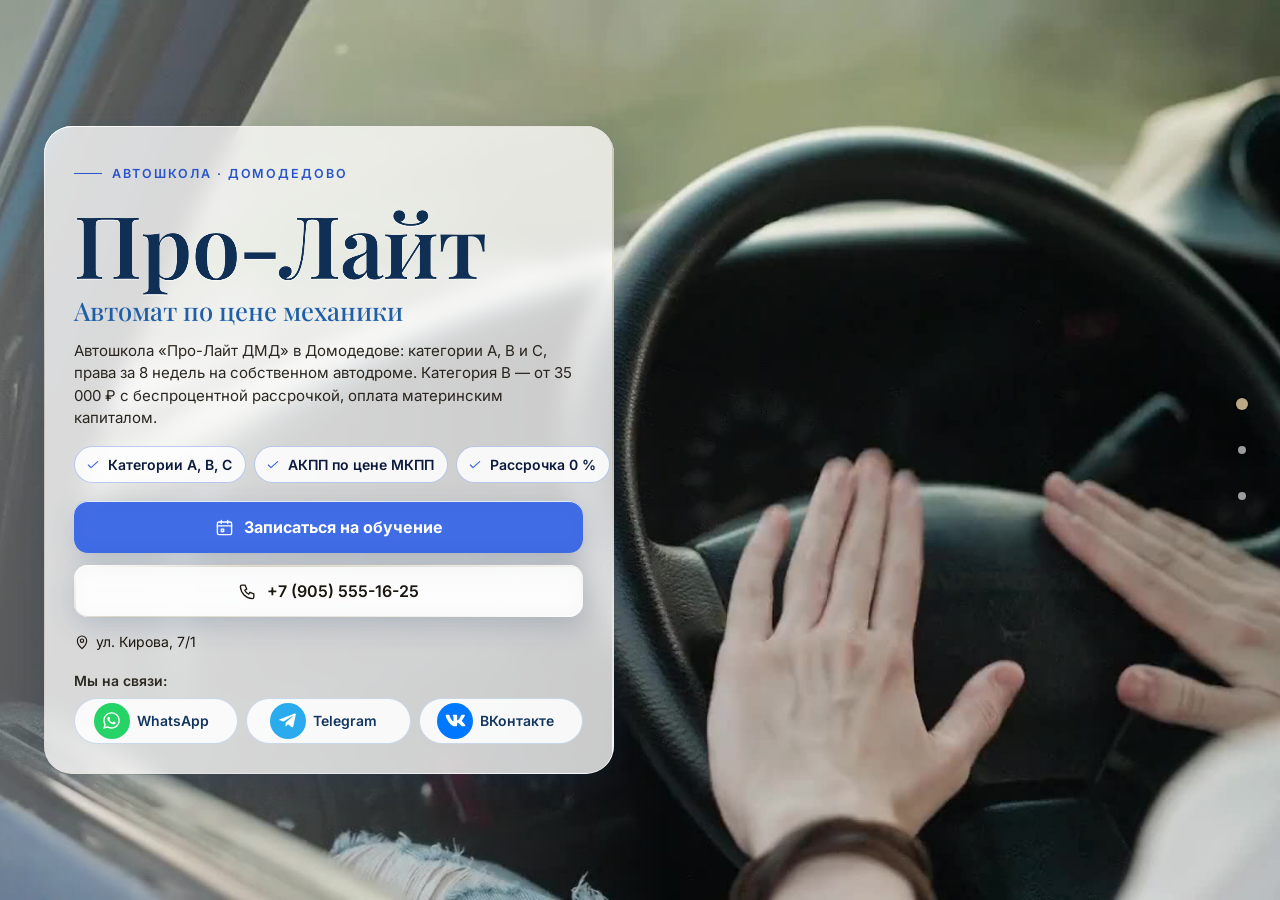
<file: index.html>
<!DOCTYPE html>
<html lang="ru" data-theme="light">
<head>
<meta charset="utf-8">
<meta name="viewport" content="width=device-width, initial-scale=1, viewport-fit=cover">
<title>Автошкола «Про-Лайт ДМД», Домодедово — категории A, B, C, категория B от 35 000 ₽</title>
<meta name="description" content="Автошкола «Про-Лайт ДМД» в Домодедове: категории A, B и C, категория B от 35 000 ₽, беспроцентная рассрочка, свой автодром. ул. Кирова, 7/1. Телефон +7 (905) 555-16-25.">
<meta name="robots" content="noindex, nofollow, noarchive">
<meta name="geo.region" content="RU-SPE">
<meta name="geo.placename" content="Санкт-Петербург">
<meta name="geo.position" content="59.8944504;30.4585142">
<meta name="ICBM" content="59.8944504, 30.4585142">
<meta property="og:type" content="website">
<meta property="og:locale" content="ru_RU">
<meta property="og:site_name" content="Автошкола «Про-Лайт ДМД»">
<meta property="og:title" content="Автошкола «Про-Лайт ДМД», Домодедово — категории A, B, C, категория B от 35 000 ₽">
<meta property="og:description" content="Автошкола «Про-Лайт ДМД» в Домодедове: категории A, B и C, категория B от 35 000 ₽, беспроцентная рассрочка, свой автодром. ул. Кирова, 7/1. Телефон +7 (905) 555-16-25.">
<meta name="twitter:card" content="summary_large_image">
<meta name="twitter:title" content="Автошкола «Про-Лайт ДМД», Домодедово — категории A, B, C, категория B от 35 000 ₽">
<meta name="twitter:description" content="Автошкола «Про-Лайт ДМД» в Домодедове: категории A, B и C, категория B от 35 000 ₽, беспроцентная рассрочка, свой автодром. ул. Кирова, 7/1. Телефон +7 (905) 555-16-25.">
<meta name="theme-color" content="#eef3fe">
<link rel="icon" href="data:image/svg+xml,%3Csvg%20xmlns%3D%22http%3A//www.w3.org/2000/svg%22%20viewBox%3D%220%200%2064%2064%22%3E%3Crect%20width%3D%2264%22%20height%3D%2264%22%20rx%3D%2214%22%20fill%3D%22%231f5fa8%22/%3E%3Ccircle%20cx%3D%2232%22%20cy%3D%2232%22%20r%3D%2217%22%20fill%3D%22none%22%20stroke%3D%22%23fff%22%20stroke-width%3D%225%22/%3E%3Ccircle%20cx%3D%2232%22%20cy%3D%2232%22%20r%3D%225%22%20fill%3D%22%23ffc54d%22/%3E%3C/svg%3E">
<script>document.documentElement.classList.add('js');try{var _i=parseInt(localStorage.getItem('nb_fs2'),10),_f=[1,1.15,1.3,1.5][_i];if(_f)document.documentElement.style.setProperty('--fs',_f)}catch(e){}</script>
<style id="hero-timing">:root{--hero-d:1.2s}</style>
<link rel="preload" as="image" href="img/hero-poster.jpg?v=2" fetchpriority="high">
<!-- шрифты лежат внутри сайта: Google Fonts у российской аудитории режется -->
<style>
@font-face{font-family:'Inter';font-style:normal;font-weight:400;font-display:swap;src:url(assets/fonts/inter-400-cyrillic-ext.woff2) format('woff2');unicode-range:U+0460-052F, U+1C80-1C8A, U+20B4, U+2DE0-2DFF, U+A640-A69F, U+FE2E-FE2F}
@font-face{font-family:'Inter';font-style:normal;font-weight:400;font-display:swap;src:url(assets/fonts/inter-400-cyrillic.woff2) format('woff2');unicode-range:U+0301, U+0400-045F, U+0490-0491, U+04B0-04B1, U+2116}
@font-face{font-family:'Inter';font-style:normal;font-weight:400;font-display:swap;src:url(assets/fonts/inter-400-latin-ext.woff2) format('woff2');unicode-range:U+0100-02BA, U+02BD-02C5, U+02C7-02CC, U+02CE-02D7, U+02DD-02FF, U+0304, U+0308, U+0329, U+1D00-1DBF, U+1E00-1E9F, U+1EF2-1EFF, U+2020, U+20A0-20AB, U+20AD-20C0, U+2113, U+2C60-2C7F, U+A720-A7FF}
@font-face{font-family:'Inter';font-style:normal;font-weight:400;font-display:swap;src:url(assets/fonts/inter-400-latin.woff2) format('woff2');unicode-range:U+0000-00FF, U+0131, U+0152-0153, U+02BB-02BC, U+02C6, U+02DA, U+02DC, U+0304, U+0308, U+0329, U+2000-206F, U+20AC, U+2122, U+2191, U+2193, U+2212, U+2215, U+FEFF, U+FFFD}
@font-face{font-family:'Inter';font-style:normal;font-weight:500;font-display:swap;src:url(assets/fonts/inter-500-cyrillic-ext.woff2) format('woff2');unicode-range:U+0460-052F, U+1C80-1C8A, U+20B4, U+2DE0-2DFF, U+A640-A69F, U+FE2E-FE2F}
@font-face{font-family:'Inter';font-style:normal;font-weight:500;font-display:swap;src:url(assets/fonts/inter-500-cyrillic.woff2) format('woff2');unicode-range:U+0301, U+0400-045F, U+0490-0491, U+04B0-04B1, U+2116}
@font-face{font-family:'Inter';font-style:normal;font-weight:500;font-display:swap;src:url(assets/fonts/inter-500-latin-ext.woff2) format('woff2');unicode-range:U+0100-02BA, U+02BD-02C5, U+02C7-02CC, U+02CE-02D7, U+02DD-02FF, U+0304, U+0308, U+0329, U+1D00-1DBF, U+1E00-1E9F, U+1EF2-1EFF, U+2020, U+20A0-20AB, U+20AD-20C0, U+2113, U+2C60-2C7F, U+A720-A7FF}
@font-face{font-family:'Inter';font-style:normal;font-weight:500;font-display:swap;src:url(assets/fonts/inter-500-latin.woff2) format('woff2');unicode-range:U+0000-00FF, U+0131, U+0152-0153, U+02BB-02BC, U+02C6, U+02DA, U+02DC, U+0304, U+0308, U+0329, U+2000-206F, U+20AC, U+2122, U+2191, U+2193, U+2212, U+2215, U+FEFF, U+FFFD}
@font-face{font-family:'Inter';font-style:normal;font-weight:600;font-display:swap;src:url(assets/fonts/inter-600-cyrillic-ext.woff2) format('woff2');unicode-range:U+0460-052F, U+1C80-1C8A, U+20B4, U+2DE0-2DFF, U+A640-A69F, U+FE2E-FE2F}
@font-face{font-family:'Inter';font-style:normal;font-weight:600;font-display:swap;src:url(assets/fonts/inter-600-cyrillic.woff2) format('woff2');unicode-range:U+0301, U+0400-045F, U+0490-0491, U+04B0-04B1, U+2116}
@font-face{font-family:'Inter';font-style:normal;font-weight:600;font-display:swap;src:url(assets/fonts/inter-600-latin-ext.woff2) format('woff2');unicode-range:U+0100-02BA, U+02BD-02C5, U+02C7-02CC, U+02CE-02D7, U+02DD-02FF, U+0304, U+0308, U+0329, U+1D00-1DBF, U+1E00-1E9F, U+1EF2-1EFF, U+2020, U+20A0-20AB, U+20AD-20C0, U+2113, U+2C60-2C7F, U+A720-A7FF}
@font-face{font-family:'Inter';font-style:normal;font-weight:600;font-display:swap;src:url(assets/fonts/inter-600-latin.woff2) format('woff2');unicode-range:U+0000-00FF, U+0131, U+0152-0153, U+02BB-02BC, U+02C6, U+02DA, U+02DC, U+0304, U+0308, U+0329, U+2000-206F, U+20AC, U+2122, U+2191, U+2193, U+2212, U+2215, U+FEFF, U+FFFD}
@font-face{font-family:'Inter';font-style:normal;font-weight:700;font-display:swap;src:url(assets/fonts/inter-700-cyrillic-ext.woff2) format('woff2');unicode-range:U+0460-052F, U+1C80-1C8A, U+20B4, U+2DE0-2DFF, U+A640-A69F, U+FE2E-FE2F}
@font-face{font-family:'Inter';font-style:normal;font-weight:700;font-display:swap;src:url(assets/fonts/inter-700-cyrillic.woff2) format('woff2');unicode-range:U+0301, U+0400-045F, U+0490-0491, U+04B0-04B1, U+2116}
@font-face{font-family:'Inter';font-style:normal;font-weight:700;font-display:swap;src:url(assets/fonts/inter-700-latin-ext.woff2) format('woff2');unicode-range:U+0100-02BA, U+02BD-02C5, U+02C7-02CC, U+02CE-02D7, U+02DD-02FF, U+0304, U+0308, U+0329, U+1D00-1DBF, U+1E00-1E9F, U+1EF2-1EFF, U+2020, U+20A0-20AB, U+20AD-20C0, U+2113, U+2C60-2C7F, U+A720-A7FF}
@font-face{font-family:'Inter';font-style:normal;font-weight:700;font-display:swap;src:url(assets/fonts/inter-700-latin.woff2) format('woff2');unicode-range:U+0000-00FF, U+0131, U+0152-0153, U+02BB-02BC, U+02C6, U+02DA, U+02DC, U+0304, U+0308, U+0329, U+2000-206F, U+20AC, U+2122, U+2191, U+2193, U+2212, U+2215, U+FEFF, U+FFFD}
@font-face{font-family:'Playfair Display';font-style:normal;font-weight:500;font-display:swap;src:url(assets/fonts/playfair-display-500-cyrillic.woff2) format('woff2');unicode-range:U+0301, U+0400-045F, U+0490-0491, U+04B0-04B1, U+2116}
@font-face{font-family:'Playfair Display';font-style:normal;font-weight:500;font-display:swap;src:url(assets/fonts/playfair-display-500-latin-ext.woff2) format('woff2');unicode-range:U+0100-02BA, U+02BD-02C5, U+02C7-02CC, U+02CE-02D7, U+02DD-02FF, U+0304, U+0308, U+0329, U+1D00-1DBF, U+1E00-1E9F, U+1EF2-1EFF, U+2020, U+20A0-20AB, U+20AD-20C0, U+2113, U+2C60-2C7F, U+A720-A7FF}
@font-face{font-family:'Playfair Display';font-style:normal;font-weight:500;font-display:swap;src:url(assets/fonts/playfair-display-500-latin.woff2) format('woff2');unicode-range:U+0000-00FF, U+0131, U+0152-0153, U+02BB-02BC, U+02C6, U+02DA, U+02DC, U+0304, U+0308, U+0329, U+2000-206F, U+20AC, U+2122, U+2191, U+2193, U+2212, U+2215, U+FEFF, U+FFFD}
@font-face{font-family:'Playfair Display';font-style:normal;font-weight:600;font-display:swap;src:url(assets/fonts/playfair-display-600-cyrillic.woff2) format('woff2');unicode-range:U+0301, U+0400-045F, U+0490-0491, U+04B0-04B1, U+2116}
@font-face{font-family:'Playfair Display';font-style:normal;font-weight:600;font-display:swap;src:url(assets/fonts/playfair-display-600-latin-ext.woff2) format('woff2');unicode-range:U+0100-02BA, U+02BD-02C5, U+02C7-02CC, U+02CE-02D7, U+02DD-02FF, U+0304, U+0308, U+0329, U+1D00-1DBF, U+1E00-1E9F, U+1EF2-1EFF, U+2020, U+20A0-20AB, U+20AD-20C0, U+2113, U+2C60-2C7F, U+A720-A7FF}
@font-face{font-family:'Playfair Display';font-style:normal;font-weight:600;font-display:swap;src:url(assets/fonts/playfair-display-600-latin.woff2) format('woff2');unicode-range:U+0000-00FF, U+0131, U+0152-0153, U+02BB-02BC, U+02C6, U+02DA, U+02DC, U+0304, U+0308, U+0329, U+2000-206F, U+20AC, U+2122, U+2191, U+2193, U+2212, U+2215, U+FEFF, U+FFFD}
/* ===== Notary site — generator stylesheet (light warm base, dark theme by toggle) ===== */
:root{
  --p100:#665230; --p90:#97825e; --p80:#bba887; --p70:#c2b9a9; --p50:#dad5ce; --p40:#e0dedb;
  --p30:#eeece9; --p20:#f1f1f0; --p10:#f8f8f8; --n100:#0e0f11; --n90:#3c404b; --n10:#fff;

  --bg:var(--p10); --bg2:var(--p20); --bg3:var(--p30); --card:var(--n10); --text:var(--n100); --muted:var(--n90);
  --line:var(--p50); --line2:var(--p40); --accent:var(--p90); --accent-d:var(--p100); --accent-l:var(--p80); --accent-soft:var(--p30);
  --on-accent:#fff; --shadow:0 1px 10px rgba(51,51,51,.10); --shadow-lg:0 12px 40px rgba(30,24,10,.14);
  --hero-ov1:rgba(14,15,17,.72); --hero-ov2:rgba(14,15,17,.30); --sec-ov:rgba(248,248,248,.72);
  --ok:#2e8b57; --bad:#b4453b;
  /* те же цвета составляющими: rgba() понимают все браузеры, color-mix() — нет */
  --bg-rgb:248,248,248; --card-rgb:255,255,255; --accent-rgb:151,130,94; --ok-rgb:46,139,87;

  --zc:var(--fs); --fs:1; --vwu:calc(1vw / var(--fs)); --vhu:calc(1vh / var(--fs));   /* масштаб текста (А−/А+) и «честные» vw/vh под ним */
  --hdr-h:68px; --bar-h:70px; --vh:calc(100*var(--vhu)); --gap:24px; --radius:14px; --radius-s:10px;
  --font:"Inter",Tahoma,Arial,sans-serif; --serif:"Playfair Display",Georgia,"Times New Roman",serif;
  --ease:cubic-bezier(.65,.05,.36,1); --speed:520ms;
}
html[data-theme="dark"]{
  --bg:#17150f; --bg2:#1d1a13; --bg3:#252117; --card:#221e15; --text:#f1ebdf; --muted:#b9ae98;
  --line:#3a3325; --line2:#2f2a1e; --accent:#c9b17f; --accent-d:#e0cf9f; --accent-l:#8d7b58; --accent-soft:#2a251a;
  --on-accent:#17150f; --shadow:0 1px 12px rgba(0,0,0,.45); --shadow-lg:0 14px 40px rgba(0,0,0,.55);
  --hero-ov1:rgba(10,9,6,.80); --hero-ov2:rgba(10,9,6,.40); --sec-ov:rgba(16,15,12,.76);
  --bg-rgb:23,21,15; --card-rgb:34,30,21; --accent-rgb:201,177,127;
}

*,*::before,*::after{box-sizing:border-box}
/* А−/А+: весь сайт — шапка, плашки, меню, формы, окна — растёт пропорционально, как при увеличении масштаба в браузере */
html{-webkit-text-size-adjust:100%;scroll-behavior:auto;zoom:var(--fs,1)}
html,body{height:100%;margin:0;overflow:hidden;background:var(--bg);color:var(--text);
  font-family:var(--font);font-size:16px;line-height:1.55;-webkit-font-smoothing:antialiased}
body{overscroll-behavior:none;position:relative}
a{color:inherit;text-decoration:none}
img{display:block;max-width:100%}
button{font:inherit;color:inherit;background:none;border:0;padding:0;cursor:pointer}
input,select,textarea{font:inherit;color:inherit}
h1,h2,h3,h4,p{margin:0}
ul{margin:0;padding:0;list-style:none}
svg{display:block}
.ico{width:22px;height:22px;stroke:currentColor;fill:none;stroke-width:1.7;stroke-linecap:round;stroke-linejoin:round;flex:none}
.vh{position:absolute!important;width:1px;height:1px;overflow:hidden;clip:rect(0 0 0 0);white-space:nowrap}

/* ---------- typography helpers ---------- */
.kicker{display:inline-flex;align-items:center;gap:10px;font-size:13px;font-weight:600;letter-spacing:.14em;text-transform:uppercase;color:var(--accent)}
.kicker::before{content:"";width:28px;height:1px;background:var(--accent)}
.h2{font-size:clamp(26px,calc(3.2*var(--vwu,1vw)),40px);font-weight:600;letter-spacing:-.02em;line-height:1.12;margin-top:10px}
.lead{color:var(--muted);font-size:17px;max-width:640px;margin-top:12px}
.sec-head{margin-bottom:28px}
#contacts .sec-head{margin-bottom:18px}

/* ---------- buttons ---------- */
.btn{display:inline-flex;align-items:center;justify-content:center;gap:10px;min-height:48px;padding:0 22px;border-radius:999px;
  font-weight:600;font-size:15px;line-height:1;border:1.5px solid transparent;transition:background .25s,color .25s,border-color .25s,transform .2s,box-shadow .25s;white-space:nowrap}
.btn:active{transform:translateY(1px)}
.btn-primary{background:var(--accent-d);color:var(--on-accent);border-color:var(--accent-d)}
.btn-primary:hover{background:var(--accent);border-color:var(--accent);color:#fff}
html[data-theme="dark"] .btn-primary:hover{color:#17150f}
.btn-ghost{border-color:var(--line);color:var(--text);background:var(--card)}
.btn-ghost:hover{border-color:var(--accent);color:var(--accent-d)}
.btn-light{background:rgba(255,255,255,.14);color:#fff;border-color:rgba(255,255,255,.55);backdrop-filter:blur(6px)}
.btn-light:hover{background:#fff;color:var(--n100)}
.btn-white{background:#fff;color:var(--n100);border-color:#fff}
.btn-white:hover{background:var(--p30);border-color:var(--p30)}
.btn .ico{width:18px;height:18px}
.btn-sm{min-height:44px;padding:0 16px;font-size:14px}

/* ---------- header ---------- */
.hdr{position:fixed;top:0;left:0;right:0;height:var(--hdr-h);z-index:200;display:flex;align-items:center;
  zoom:calc(1 / var(--zc,1)); --vwu:1vw; --vhu:1vh;   /* А−/А+ шапку не трогают: она всегда как при 100 % (страница в zoom, шапка — встречный zoom) */
  background:rgba(var(--bg-rgb),.88);backdrop-filter:blur(12px);-webkit-backdrop-filter:blur(12px);
  border-bottom:1px solid var(--line2);transition:background .3s}
.hdr-in{width:100%;max-width:1280px;margin:0 auto;padding:0 28px;display:flex;align-items:center;gap:24px}
.brand{display:flex;align-items:center;gap:12px;min-width:0;min-height:44px}
.mono-img{object-fit:contain;background:#fff;padding:2px;box-sizing:border-box}
.mono{width:42px;height:42px;border-radius:12px;background:var(--accent-d);color:var(--on-accent);display:grid;place-items:center;
  font-family:var(--serif);font-size:20px;font-weight:600;flex:none;letter-spacing:.02em}
.brand-t{display:flex;flex-direction:column;line-height:1.15;min-width:0}
.brand-n{font-weight:600;font-size:15px;white-space:nowrap;overflow:hidden;text-overflow:ellipsis}
.brand-s{font-size:13px;color:var(--muted);white-space:nowrap;overflow:hidden;text-overflow:ellipsis}
.nav{display:flex;align-items:center;gap:4px;margin-left:auto}
.nav > li{position:relative}
.nav-a{display:inline-flex;align-items:center;gap:6px;min-height:44px;padding:10px 12px;border-radius:8px;font-size:14px;font-weight:500;color:var(--text);opacity:.8;transition:opacity .2s,background .2s}
.nav-a:hover,.nav-a.cur,.nav > li.open > .nav-a{opacity:1;background:var(--bg3)}
.nav-a .chev{width:14px;height:14px;transition:transform .25s}
.nav > li.open > .nav-a .chev{transform:rotate(180deg)}
.hdr-tools{display:flex;align-items:center;gap:6px;margin-left:8px}
.tool{width:44px;height:44px;border-radius:10px;display:grid;place-items:center;color:var(--text);opacity:.8;transition:background .2s,opacity .2s}
.tool:hover{background:var(--bg3);opacity:1}
.tool .ico{width:20px;height:20px}
.tool-lang{width:auto;padding:0 10px;gap:6px;font-size:13px;font-weight:600;letter-spacing:.04em;display:flex;align-items:center}
.lang-wrap{position:relative}
.lang-dd{position:absolute;right:0;top:calc(100% + 8px);background:var(--card);border:1px solid var(--line);border-radius:12px;box-shadow:var(--shadow-lg);
  padding:6px;min-width:190px;display:none;z-index:210}
.lang-wrap.open .lang-dd{display:block}
.lang-dd button,.lang-dd a{display:flex;width:100%;align-items:center;gap:10px;min-height:44px;padding:9px 12px;border-radius:8px;font-size:14px;text-align:left}
.lang-dd button:hover,.lang-dd a:hover{background:var(--bg3)}
.lang-dd button.cur,.lang-dd a.cur{color:var(--accent-d);font-weight:600}
.lang-dd b{font-size:13px;letter-spacing:.08em;width:26px;color:var(--muted)}
.hdr-book{margin-left:4px}
.burger{display:none}
.moon,.sun{display:none}
html[data-theme="dark"] .sun{display:block}
html:not([data-theme="dark"]) .moon{display:block}

/* mega menu */
.mega{position:absolute;left:50%;top:calc(100% + 10px);transform:translateX(-50%);width:min(980px,calc(calc(100*var(--vwu,1vw)) - 40px));
  background:var(--card);border:1px solid var(--line);border-radius:16px;box-shadow:var(--shadow-lg);padding:20px;display:none;z-index:210}
.nav > li.open > .mega{display:block}
.mega-head{display:flex;justify-content:space-between;align-items:baseline;gap:16px;padding:0 6px 14px;border-bottom:1px solid var(--line2);margin-bottom:12px}
.mega-head b{font-size:14px}
.mega-head span{font-size:13px;color:var(--muted)}
.mega-grid{display:grid;grid-template-columns:repeat(2,1fr);gap:4px}
.mega-it{display:flex;gap:12px;align-items:flex-start;padding:10px 12px;border-radius:10px;text-align:left;width:100%;transition:background .2s}
.mega-it:hover{background:var(--bg3)}
.mega-it .cic{width:38px;height:38px;border-radius:10px;background:var(--accent-soft);color:var(--accent-d);display:grid;place-items:center;flex:none}
.mega-it .cic .ico{width:20px;height:20px}
.mega-it b{display:block;font-size:14px;font-weight:600}
.mega-it small{display:block;font-size:13px;color:var(--muted);line-height:1.35;margin-top:2px}
.mega-it em{font-style:normal;font-size:13px;color:var(--accent);margin-top:3px;display:block}

/* mobile menu */
.mmenu{position:fixed;top:calc(var(--hdr-h) / var(--zc,1));left:0;right:0;bottom:var(--bar-h);z-index:190;background:var(--bg);overflow-y:auto;padding:14px 18px 30px;display:none}
.mmenu.open{display:block}
.mmenu a,.mmenu .macc > button{display:flex;align-items:center;justify-content:space-between;width:100%;padding:14px 6px;border-bottom:1px solid var(--line2);font-size:17px;font-weight:500;text-align:left}
.mmenu .macc > button .chev{width:18px;height:18px;transition:transform .25s}
.mmenu .macc.open > button .chev{transform:rotate(180deg)}
.mmenu .macc-list{display:none;padding:4px 0 8px}
.mmenu .macc.open .macc-list{display:block}
.mmenu .macc-list button{display:flex;align-items:center;gap:12px;width:100%;padding:11px 8px;border-radius:10px;text-align:left;font-size:15px}
.mmenu .macc-list button:hover{background:var(--bg3)}
.mmenu .macc-list .cic{width:32px;height:32px;border-radius:8px;background:var(--accent-soft);color:var(--accent-d);display:grid;place-items:center;flex:none}
.mmenu .macc-list .cic .ico{width:17px;height:17px}
.mmenu-foot{display:flex;flex-wrap:wrap;gap:8px;margin-top:18px}
.mmenu-foot .btn{flex:1}

/* ---------- full-page scroller ---------- */
.fp{position:relative;width:100%;height:var(--vh);overflow:hidden}
.fp-track{will-change:transform;transition:transform var(--speed) var(--ease)}
.fp-track.no-anim{transition:none}
.sec{position:relative;height:var(--vh);width:100%;overflow:hidden}
.sec-scroll{height:100%;overflow-y:auto;overflow-x:hidden;display:flex;flex-direction:column;
  padding:calc(var(--hdr-h) / var(--zc,1) + 20px) 28px calc(var(--bar-h) + 96px);-webkit-overflow-scrolling:touch;scrollbar-width:thin;scrollbar-color:var(--line) transparent}
.wrap{margin:auto;width:100%;max-width:1180px}
.sec-alt{background:var(--bg2)}

/* reveal animation */
.rv{opacity:0;transform:translateY(18px);transition:opacity .7s ease,transform .7s ease;transition-delay:calc(var(--i,0) * 90ms)}
.sec.active .rv{opacity:1;transform:none}

/* side dots */
.dots{position:fixed;right:16px;top:50%;transform:translateY(-50%);z-index:150;display:flex;flex-direction:column;gap:2px}
.dots button{position:relative;width:44px;height:44px;display:grid;place-items:center}
.dots button::after{content:"";width:8px;height:8px;border-radius:50%;background:var(--muted);opacity:.45;transition:transform .25s,opacity .25s,background .25s}
.dots button:hover::after{opacity:.9}
.dots button.cur::after{background:var(--accent);opacity:1;transform:scale(1.5)}
.dots button span{position:absolute;right:32px;top:50%;transform:translateY(-50%) translateX(6px);background:var(--n100);color:#fff;font-size:13px;
  padding:5px 10px;border-radius:6px;white-space:nowrap;opacity:0;pointer-events:none;transition:opacity .2s,transform .2s}
.dots button:hover span{opacity:1;transform:translateY(-50%)}
.sec-hero ~ .dots{color:#fff}
body[data-sec="0"] .dots button::after{background:#fff}
body[data-sec="0"] .dots button.cur::after{background:var(--p80)}

.sec:not(.sec-hero) .sec-scroll{position:relative;z-index:1}

.status{display:inline-flex;align-items:center;gap:8px;padding:8px 14px 8px 10px;border-radius:999px;background:rgba(255,255,255,.12);border:1px solid rgba(255,255,255,.28);font-size:13px;backdrop-filter:blur(6px)}
.status i{width:9px;height:9px;border-radius:50%;background:#7bd389;box-shadow:0 0 0 3px rgba(123,211,137,.28)}
.status.closed i{background:#f08a7e;box-shadow:0 0 0 3px rgba(240,138,126,.28)}
.status.soon i{background:#f0c674;box-shadow:0 0 0 3px rgba(240,198,116,.28)}
.status span{opacity:.85}
.addr-link{display:inline-flex;align-items:center;gap:6px;border-bottom:1px solid currentColor;padding:13px 0 14px;margin:-13px 0 -14px;transition:color .2s}
.addr-link:hover{color:var(--accent)}
.addr-link .ico{width:16px;height:16px}

/* ---------- services ---------- */
.svc-grid{display:grid;grid-template-columns:repeat(5,1fr);gap:14px}
.svc{display:flex;flex-direction:column;align-items:flex-start;gap:10px;padding:18px 16px 16px;border-radius:var(--radius);background:var(--card);border:1px solid var(--line2);
  text-align:left;min-height:170px;transition:transform .25s,box-shadow .25s,border-color .25s;position:relative}
.svc:hover{transform:translateY(-3px);box-shadow:var(--shadow-lg);border-color:var(--accent-l)}
.svc .cic{width:44px;height:44px;border-radius:12px;background:var(--accent-soft);color:var(--accent-d);display:grid;place-items:center}
.svc b{font-size:15px;font-weight:600;line-height:1.3}
.svc small{font-size:13px;color:var(--muted);line-height:1.35}
.svc em{font-style:normal;font-size:13px;color:var(--accent);margin-top:auto;padding-top:6px;display:inline-flex;align-items:center;gap:4px}
.svc em .ico{width:12px;height:12px}

/* ---------- about ---------- */
.about{display:grid;grid-template-columns:1.15fr .85fr;gap:48px;align-items:start}
.about-txt p{color:var(--muted);margin-top:14px;font-size:16px}
.about-txt p:first-of-type{color:var(--text)}
.quote{margin-top:22px;padding:16px 20px;border-left:3px solid var(--accent);background:var(--card);border-radius:0 12px 12px 0;font-family:var(--serif);font-size:18px;line-height:1.45;color:var(--text)}
.creds{display:grid;gap:10px}
.cred{display:flex;gap:14px;align-items:center;padding:14px 16px;border-radius:12px;background:var(--card);border:1px solid var(--line2)}
.cred .cic{width:40px;height:40px;border-radius:10px;background:var(--accent-soft);color:var(--accent-d);display:grid;place-items:center;flex:none}
.cred .cic .ico{width:20px;height:20px}
.cred small{display:block;font-size:13px;color:var(--muted);text-transform:uppercase;letter-spacing:.06em}
.cred b{display:block;font-size:15px;font-weight:600;line-height:1.3}
.chips{display:flex;flex-wrap:wrap;gap:8px;margin-top:16px}
.chips li{padding:8px 14px;border-radius:999px;border:1px solid var(--accent-l);color:var(--accent-d);font-size:13.5px;font-weight:500;background:var(--card)}
.strong-lbl{margin-top:22px;font-size:13px;text-transform:uppercase;letter-spacing:.1em;color:var(--muted)}

/* ---------- how ---------- */
.steps{display:grid;grid-template-columns:repeat(5,1fr);gap:16px;position:relative;margin-top:14px}
.steps::before{content:"";position:absolute;left:8%;right:8%;top:30px;height:1px;background:var(--line)}
.step{position:relative;padding:0 8px}
.step-n{width:60px;height:60px;border-radius:50%;background:var(--card);border:1.5px solid var(--accent-l);color:var(--accent-d);display:grid;place-items:center;
  font-family:var(--serif);font-size:24px;font-weight:600;position:relative;z-index:1;transition:background .4s,color .4s}
.sec.active .step-n{animation:pop .6s var(--ease) both;animation-delay:calc(var(--i) * 140ms + 150ms)}
@keyframes pop{0%{transform:scale(.6);opacity:0}60%{transform:scale(1.08);opacity:1}100%{transform:scale(1)}}
.step b{display:block;margin-top:16px;font-size:17px;font-weight:600}
.step p{color:var(--muted);font-size:14.5px;margin-top:6px}

/* ---------- reviews ---------- */
.reviews{display:grid;grid-template-columns:300px 1fr;gap:28px;align-items:start}
.rsum{background:var(--card);border:1px solid var(--line2);border-radius:var(--radius);padding:26px 24px;text-align:center}
.rsum .big{font-family:var(--serif);font-size:64px;line-height:1;font-weight:500;color:var(--accent-d)}
.stars{display:inline-flex;gap:3px;--fill:100%}
.stars svg{width:20px;height:20px}
.stars .st{fill:var(--line);stroke:none}
.stars .st.on{fill:#e7b73b}
.stars .st.half{fill:url(#halfgrad)}
.rsum .stars{margin-top:8px}
.rsum p{color:var(--muted);font-size:13.5px;margin-top:10px;line-height:1.4}
.rsum .btn{margin-top:16px;width:100%}
.rsum .gis{display:block;margin:10px 0 -14px;padding:14px 0;font-size:13px;color:var(--accent-d);text-decoration:underline;text-underline-offset:3px}
.rgrid{display:grid;grid-template-columns:repeat(2,1fr);gap:14px}
.rev{background:var(--card);border:1px solid var(--line2);border-radius:var(--radius);padding:20px;display:flex;flex-direction:column;gap:10px}
.rev .stars svg{width:15px;height:15px}
.rev p{font-size:14.5px;line-height:1.5;flex:1}
.rev p::before{content:"“";font-family:var(--serif);color:var(--accent);font-size:22px;line-height:0;margin-right:4px;vertical-align:-6px}
.rev-meta{display:flex;flex-wrap:wrap;justify-content:space-between;gap:4px 10px;align-items:baseline;font-size:13px;color:var(--muted)}
.rev-meta b{color:var(--text);font-weight:600}
.rev-src{display:inline-flex;align-items:center;gap:5px;white-space:nowrap;margin-left:auto}
.rev-src i{width:6px;height:6px;border-radius:50%;background:var(--accent)}
.rev-sample{color:var(--muted);font-style:italic;opacity:.85}
.rev-real{color:var(--accent-d);font-weight:600}
.rev-real i{background:var(--ok)}
.rev-is-real{border-color:var(--accent-l)}
.demo-note{margin-top:14px;max-width:760px;font-size:13.5px;line-height:1.45;color:var(--muted);background:var(--accent-soft);
  border-left:3px solid var(--accent);border-radius:0 8px 8px 0;padding:8px 12px}
.rnote{margin-top:14px;font-size:13px;color:var(--muted)}

/* ---------- faq ---------- */
.faq{display:grid;grid-template-columns:1fr 1fr;gap:0 32px;align-items:start}
.faq-col{display:flex;flex-direction:column}
.fq{border-bottom:1px solid var(--line)}
.fq > button{display:flex;width:100%;align-items:center;justify-content:space-between;gap:16px;min-height:44px;padding:16px 4px;text-align:left;font-weight:600;font-size:15.5px;line-height:1.35}
.fq > button .pl{width:26px;height:26px;border-radius:50%;border:1px solid var(--line);display:grid;place-items:center;flex:none;color:var(--accent-d);transition:transform .3s,background .3s}
.fq > button .pl .ico{width:14px;height:14px}
.fq.open > button .pl{transform:rotate(45deg);background:var(--accent-soft)}
.fq-a{display:grid;grid-template-rows:0fr;transition:grid-template-rows .35s var(--ease)}
.fq.open .fq-a{grid-template-rows:1fr}
.fq-a > div{overflow:hidden}
.fq-a p{color:var(--muted);font-size:14.5px;padding:0 4px 16px;line-height:1.55}
.fq-a .faq-note{font-size:13px;color:var(--accent-d);padding-bottom:6px}
.fq-a .faq-note:empty{display:none}

/* ---------- contacts ---------- */
.contacts{display:grid;grid-template-columns:1fr 1.05fr 1fr;gap:18px;align-items:stretch}
.contacts .cbox{padding:16px 18px}
.cbox{background:var(--card);border:1px solid var(--line2);border-radius:var(--radius);padding:20px}
.cl{display:grid;gap:12px}
.cl li{display:flex;gap:12px;align-items:flex-start}
.cl .cic{width:36px;height:36px;border-radius:10px;background:var(--accent-soft);color:var(--accent-d);display:grid;place-items:center;flex:none}
.cl .cic .ico{width:18px;height:18px}
.cl small{display:block;font-size:13px;color:var(--muted);text-transform:uppercase;letter-spacing:.06em}
.cl b{display:block;font-weight:500;font-size:15px;line-height:1.4}
.cl a.tel,.cl a.mail{display:block;padding:14px 0;margin:-14px 0}
.cl a.tel:hover,.cl a.mail:hover{color:var(--accent-d)}
.hours-link{display:inline-block;font-size:13px;color:var(--accent-d);text-decoration:underline;text-underline-offset:3px;padding:14px 0;margin:-14px 0}
.cl .msgs{display:flex;gap:8px;margin-top:4px;flex-wrap:wrap}
.cl .msgs a{display:inline-flex;align-items:center;gap:6px;padding:6px 10px;border-radius:8px;border:1px solid var(--line);font-size:13px;min-height:44px}
.cl .msgs a .ico{width:16px;height:16px}
.mapbox{display:flex;flex-direction:column;gap:12px;padding:12px}
.map{flex:1;min-height:280px;border-radius:10px;overflow:hidden;border:1px solid var(--line);background:var(--bg3);position:relative}
.map iframe{width:100%;height:100%;border:0;position:absolute;inset:0}
.map-actions{display:flex;gap:8px;flex-wrap:wrap}
.map-actions .btn{flex:1;min-height:44px;font-size:14px;padding:0 12px}

/* form */
.form h3{font-size:19px;font-weight:600}
.form .fdesc{color:var(--muted);font-size:13.5px;margin-top:6px}
.fg{display:grid;gap:8px;margin-top:12px}
.f2{display:grid;grid-template-columns:1fr 1fr;gap:10px}
.fld{display:flex;flex-direction:column;gap:4px}
.fld label{font-size:13px;color:var(--muted);font-weight:500}
.fld input,.fld select,.fld textarea{width:100%;background:var(--bg);border:1px solid var(--line);border-radius:10px;padding:8px 12px;font-size:14px;transition:border-color .2s,box-shadow .2s;min-height:44px}
.fld textarea{min-height:48px;resize:vertical}
.fld input:focus,.fld select:focus,.fld textarea:focus{outline:0;border-color:var(--accent);box-shadow:0 0 0 3px rgba(var(--accent-rgb),.22)}
.fld.err input,.fld.err select{border-color:var(--bad)}
.ferr{font-size:13px;color:var(--bad);display:none}
.fld.err .ferr{display:block}
.fnote{font-size:13px;color:var(--muted);margin-top:8px;line-height:1.4}
.fok{display:none;margin-top:10px;padding:10px 12px;border-radius:10px;background:rgba(var(--ok-rgb),.12);color:var(--ok);font-size:13.5px}
.fok.show{display:block}

.foot{margin-top:18px;padding-top:12px;padding-left:250px;flex-wrap:nowrap;align-items:flex-start;border-top:1px solid var(--line2);display:flex;justify-content:space-between;gap:16px;flex-wrap:wrap;font-size:13px;color:var(--muted)}
.foot p{max-width:none}
.foot .fl{white-space:nowrap;flex:none}
.foot .fl a{margin-left:14px;padding:14px 0;margin-top:-14px;margin-bottom:-14px;display:inline-block;min-width:44px;text-align:center;text-decoration:underline;text-underline-offset:3px}

/* ---------- bottom bar ---------- */
.bar{position:fixed;inset:auto 0 0;z-index:300;background:var(--card);box-shadow:0 -1px 10px rgba(51,51,51,.1);border-top:1px solid var(--line2);
  padding:6px 0;padding-bottom:calc(6px + env(safe-area-inset-bottom,0px))}
.bar-in{display:flex;justify-content:space-around;align-items:center;max-width:1080px;margin:0 auto}
.bi{display:flex;flex-direction:column;align-items:center;gap:5px;padding:8px 24px;border-radius:10px;font-size:13.5px;line-height:1;color:var(--text);opacity:.65;
  transition:opacity .3s,background .3s,color .3s;flex:1;max-width:190px;min-width:0}
.bi span{white-space:nowrap;max-width:100%;overflow:hidden;text-overflow:ellipsis}
.bi .ico{width:24px;height:24px}
.bi:hover{opacity:1;background:var(--bg3)}
.bi.cur{opacity:1;color:var(--accent-d)}


/* ---------- modals ---------- */
.modal{position:fixed;inset:0;z-index:400;background:rgba(14,15,17,.62);display:none;align-items:center;justify-content:center;padding:20px}
.modal.open{display:flex}
.mbox{background:var(--card);color:var(--text);border-radius:18px;width:100%;max-width:560px;max-height:min(calc(86*var(--vhu,1vh)),860px);overflow:auto;padding:26px 26px 22px;position:relative;box-shadow:var(--shadow-lg);
  animation:mup .3s var(--ease)}
@keyframes mup{from{opacity:0;transform:translateY(16px) scale(.98)}to{opacity:1;transform:none}}
.mbox-lg{max-width:760px}
.mclose{position:absolute;top:12px;right:12px;width:44px;height:44px;border-radius:50%;display:grid;place-items:center;color:var(--muted)}
.mclose:hover{background:var(--bg3);color:var(--text)}
.mbox h3{font-size:22px;font-weight:600;padding-right:36px}
.mbox .msub{color:var(--muted);font-size:14px;margin-top:4px}
.hours-t{width:100%;border-collapse:collapse;margin-top:16px;font-size:15px}
.hours-t td{padding:9px 6px;border-bottom:1px solid var(--line2)}
.hours-t td:last-child{text-align:right;font-weight:500;white-space:nowrap}
.hours-t tr.today td{color:var(--accent-d);font-weight:600}
.hours-t tr.today td:first-child::after{content:" · " attr(data-today);font-weight:400;font-size:13px;color:var(--muted)}
.hours-t tr.off td:last-child{color:var(--muted);font-weight:400}
.mnote{margin-top:14px;padding:12px 14px;border-radius:10px;background:var(--bg2);font-size:13.5px;color:var(--muted)}
.mnote b{display:block;color:var(--text);margin-bottom:3px;font-size:13px}
.mcontacts{display:flex;flex-wrap:wrap;gap:8px;margin-top:14px}
.mcontacts a{display:inline-flex;align-items:center;gap:7px;min-height:44px;padding:9px 13px;border-radius:10px;border:1px solid var(--line);font-size:13.5px}
.mcontacts a .ico{width:16px;height:16px}
.mcontacts a:hover{border-color:var(--accent)}
/* способы записи: позвонить, написать на почту, заказать обратный звонок */
.bk-opts{display:grid;gap:10px;margin-top:14px}
.bk-opt{display:flex;align-items:center;gap:14px;min-height:60px;padding:10px 16px;border-radius:14px;border:1px solid var(--line);background:var(--bg3);color:var(--text);font-size:16px;font-weight:600;text-align:left;text-decoration:none;transition:border-color .2s,background .2s}
.bk-opt:hover{border-color:var(--accent);background:var(--accent-soft)}
.bk-opt .ico{width:24px;height:24px;color:var(--accent-d);flex:none}
.bk-opt small{display:block;font-weight:400;font-size:13px;color:var(--muted);margin-top:1px}
.mbox-book{max-width:440px}
/* оплата значками, подпись у общего телефона */
.pay-pills{display:flex;flex-wrap:wrap;gap:6px;margin-top:5px}
.pay-pill{display:inline-flex;align-items:center;gap:6px;padding:4px 11px 4px 9px;border-radius:999px;border:1px solid var(--line);background:var(--bg3);font-size:13px;font-weight:600;line-height:1.3;white-space:nowrap}
.pay-pill .ico{width:15px;height:15px;color:var(--accent-d)}
.pay-pill.pay-logo{background:#fff;border-color:rgba(0,0,0,.12);padding:3px 11px;min-height:28px}
.pay-pill.pay-logo img{display:block;height:17px;width:auto}
.pay-pill.pay-logo img[src$="sbp.svg"]{height:20px}

.brand-t{display:flex;flex-direction:column;justify-content:center;gap:2px;line-height:1.1;min-width:0}
.brand-s{display:block;font-size:10.5px;font-weight:600;letter-spacing:.16em;text-transform:uppercase;color:var(--muted);white-space:nowrap;overflow:visible;text-overflow:clip}
.brand-n{font-size:16px;font-weight:600;white-space:nowrap;overflow:visible;text-overflow:clip}
.nav-a{white-space:nowrap}
#navServices{position:static}
.mega{max-height:calc(calc(100*var(--vhu,1vh)) - var(--hdr-h) - 24px);overflow-y:auto;top:calc(100% + 6px);width:min(980px,calc(calc(100*var(--vwu,1vw)) - 32px))}
@media screen and (max-width:760px){.mega-grid{grid-template-columns:1fr}}
@media screen and (max-width:479px){.brand-t{display:flex}.brand-s{font-size:9px;letter-spacing:.14em}.brand-n{font-size:12.5px;white-space:normal;line-height:1.12}}
.bk-inline{grid-template-columns:repeat(3,1fr);gap:8px}
.bk-inline .bk-opt{flex-direction:column;justify-content:center;gap:5px;min-height:76px;padding:9px 6px;font-size:13.5px;text-align:center;line-height:1.2}
.bk-inline .bk-opt .ico{width:22px;height:22px}
.bk-inline .bk-opt small{display:none}
/* services modal */
.svc-list{margin-top:16px;display:grid;grid-template-columns:1fr 1fr;gap:6px}
.svc-list button{display:flex;gap:10px;align-items:center;width:100%;min-height:44px;text-align:left;padding:10px 12px;border-radius:10px;font-size:14px;line-height:1.35;border:1px solid var(--line2);background:var(--bg)}
.svc-list button:hover{border-color:var(--accent);background:var(--accent-soft)}
.svc-list button .ico{width:16px;height:16px;color:var(--accent);margin-top:2px}
.mhint{font-size:13px;color:var(--muted);margin-top:12px}
.mhead{display:flex;gap:14px;align-items:center;padding-right:36px}
.mhead .cic{width:48px;height:48px;border-radius:12px;background:var(--accent-soft);color:var(--accent-d);display:grid;place-items:center;flex:none}

/* ---------- responsive ---------- */
@media (max-width:1200px){
  .svc-grid{grid-template-columns:repeat(5,1fr)}
  .svc{min-height:160px;padding:14px}
  .svc small{display:none}
}
@media screen and (max-width:991px){
  :root{--hdr-h:62px}
  .nav,.hdr-book{display:none}
  .burger{display:grid}
  .hdr-in{padding:0 18px;gap:12px}
}
@media (max-width:991px){
  :root{--bar-h:64px}
  .sec-scroll{padding:calc(var(--hdr-h) / var(--zc,1) + 16px) 22px calc(var(--bar-h) + 96px)}
  .dots{right:8px;gap:8px}
  .dots button span{display:none}
  .svc-grid{grid-template-columns:repeat(3,1fr);gap:10px}
  .svc{min-height:0}
  .about{grid-template-columns:1fr;gap:22px}
  .steps{grid-template-columns:repeat(5,1fr);gap:10px}
  .step-n{width:48px;height:48px;font-size:20px}
  .step b{font-size:15px}.step p{font-size:13px}
  .reviews{grid-template-columns:1fr;gap:16px}
  .rsum{display:flex;align-items:center;gap:18px;text-align:left;padding:16px 18px}
  .rsum .big{font-size:44px}.rsum .stars{margin:0}.rsum p{margin:0;flex:1}.rsum .btn{margin:0;width:auto}.rsum .gis{display:none}
  .faq{grid-template-columns:1fr;gap:0}
  .contacts{grid-template-columns:1fr 1fr}
  .foot{padding-left:0}
  .contacts .form{grid-column:1 / -1}
  .map{min-height:240px}
  .bi{padding:10px 12px;font-size:13px}
}
@media (max-width:767px){
  :root{--bar-h:62px}
  .h2{font-size:26px}
  .lead{font-size:15px}
  .sec-head{margin-bottom:18px}
  .sec-scroll{padding-left:16px;padding-right:16px}
  .svc-grid{grid-template-columns:repeat(2,1fr);gap:10px}
  .svc{padding:12px;gap:8px}
  .svc .cic{width:36px;height:36px}
  .svc b{font-size:13.5px}
  .svc em{display:none}
  .steps{grid-template-columns:1fr;gap:12px}
  .steps::before{left:24px;right:auto;top:10px;bottom:10px;height:auto;width:1px}
  .step{display:grid;grid-template-columns:48px 1fr;gap:14px;align-items:start;padding:0}
  .step-n{grid-row:1 / span 2}
  .step b{margin-top:10px;grid-column:2}
  .step p{grid-column:2;margin-top:2px}
  .rgrid{display:flex;overflow-x:auto;gap:12px;scroll-snap-type:x mandatory;padding-bottom:8px;margin:0 -16px;padding-left:16px;padding-right:16px;scrollbar-width:none}
  .rgrid::-webkit-scrollbar{display:none}
  .rev{flex:0 0 82%;scroll-snap-align:start}
  .rsum{flex-wrap:wrap;gap:12px}
  .rsum p{flex-basis:100%}
  .contacts{grid-template-columns:1fr;gap:14px}
  .contacts .form{grid-column:auto}
  .cbox{padding:16px}
  .map{min-height:220px}
  .f2{grid-template-columns:1fr}
  .foot{flex-direction:column;gap:8px;padding-left:0}
  .bi{padding:8px 4px;font-size:13px;gap:4px}
  .bi .ico{width:22px;height:22px}
  .sec-scroll{padding-bottom:calc(var(--bar-h) + 66px)}
  .mmenu{padding-bottom:80px}
  .demo-note{font-size:13px;padding:7px 10px}
  .mbox{padding:22px 18px 18px;border-radius:16px}
  .svc-list{grid-template-columns:1fr}
  .dots{right:6px;gap:0}
  .dots button{width:44px;height:44px}
  .dots button::after{width:6px;height:6px}
}
@media screen and (max-width:479px){
  :root{--hdr-h:58px}
  .mono{width:36px;height:36px;font-size:17px;border-radius:10px}
  .brand-n{font-size:14px}
  /* тапы в шапке доведены до 44px (см. .tool ниже) — на самой узкой ширине
     текстовому названию рядом с логотипом уже не хватает места без обрезки,
     поэтому в шапке оставляем только логотип-ссылку */
  .tool{width:44px;height:44px}
  .tool-lang{padding:0 8px;width:auto}
  .tool-lang .ico{display:none}
}
@media (max-width:479px){
  :root{--bar-h:60px}
  .svc{padding:11px 10px}
  .svc b{font-size:13px}
  .bi{padding:6px 2px;font-size:13px;gap:4px;width:100%;max-width:none;letter-spacing:-.01em}
  .bi .ico{width:20px;height:20px}
  .bar{padding:5px 0}
  .cl b{font-size:14px}
}
@media (max-height:640px) and (min-width:768px){
  .svc{min-height:0}
}
@media (prefers-reduced-motion:reduce){
  .fp-track{transition-duration:0s}
  .rv{transition:none;opacity:1;transform:none}
}


/* пометка «демонстрационный проект» в подвале */
.foot-demo{margin-top:.5em;font-size:13px;line-height:1.45;opacity:.62}
.foot-demo a{padding:14px 0;margin:-14px 0;display:inline-block;min-width:44px;text-decoration:underline}

/* --- материалы конторы (перенесённый контент клиента) --- */
.info-links{display:flex;flex-wrap:wrap;gap:10px;justify-content:center;margin-top:26px}
.info-links .ilink{display:inline-flex;align-items:center;gap:8px;min-height:44px;padding:9px 16px;border-radius:999px;border:1px solid var(--line);background:var(--card);color:var(--text);font:inherit;font-size:14px;cursor:pointer;transition:background .2s,border-color .2s}
.info-links .ilink:hover{border-color:var(--accent-d);background:var(--bg-alt)}
.info-tabs{display:flex;flex-wrap:wrap;gap:8px;margin:14px 0 4px}
.info-tabs button{min-height:44px;padding:7px 13px;border-radius:999px;border:1px solid var(--line);background:transparent;color:var(--text);font:inherit;font-size:13px;cursor:pointer}
.info-tabs button[aria-selected="true"]{background:var(--accent-d);border-color:var(--accent-d);color:#fff}
.info-body{max-height:min(calc(56*var(--vhu,1vh)),520px);overflow:auto;margin-top:10px;padding-right:4px}
.info-note{font-size:13px;opacity:.7;margin:6px 0 10px}
.info-i{border-bottom:1px solid var(--line)}
.info-i > button{width:100%;display:flex;justify-content:space-between;align-items:center;gap:12px;padding:13px 2px;background:none;border:0;color:inherit;font:inherit;font-weight:600;text-align:left;cursor:pointer}
.info-i > button .pl{width:26px;height:26px;border-radius:50%;border:1px solid var(--line);display:grid;place-items:center;flex:none;color:var(--accent-d);transition:transform .3s,background .3s}
.info-i > button .pl .ico{width:14px;height:14px}
.info-i.open > button .pl{transform:rotate(45deg);background:var(--accent-soft)}
.info-i > div{display:none;padding:0 2px 14px;font-size:15px;line-height:1.62}
.info-i.open > div{display:block}
.info-i p{margin:0 0 10px}
.info-i h4{margin:14px 0 6px;font-size:15px}
.info-i ul{margin:0 0 10px;padding-left:20px}
.info-i li{margin:0 0 5px}
.info-i table{width:100%;border-collapse:collapse;margin:0 0 12px;font-size:14px}
.info-i th,.info-i td{border:1px solid var(--line);padding:7px 9px;text-align:left;vertical-align:top}
.info-f{display:inline-flex;align-items:center;gap:7px;margin:0 8px 8px 0;min-height:44px;padding:7px 12px;border:1px solid var(--line);border-radius:8px;font-size:13px;text-decoration:none;color:var(--accent-d)}
.info-src{display:block;font-size:13px;opacity:.55;margin-top:8px}

/* мобильный: экран должен помещаться целиком, без прокрутки внутри секции —
   поэтому убираем самое объёмное (встроенная карта заменяется кнопкой) и поджимаем формы */
@media (max-width:760px){
  .mapbox .map{display:none}
  .mapbox{padding:0;background:none;border:0}
  /* карточка со списком контактов на телефоне не нужна: адрес, телефон, часы —
     в нижней плашке; прячем её целиком, иначе остаётся пустая рамка */
  #contacts .cbox-info{display:none}
  .foot{padding-left:0;font-size:13px;gap:8px}
  .foot .fl{white-space:normal;flex:1 1 auto}
  .foot .fl a{margin:-14px 12px -14px 0;padding:14px 0;display:inline-block}
  .form .fld{margin-bottom:8px}
  .reviews .rev:nth-child(n+4){display:none}
  .creds .cred:nth-child(n+4){display:none}
  /* второстепенное на телефоне убираем: метро и оплата есть в модалке часов,
     язык и удобное время можно написать в комментарии */
  .cl li.li-metro,.cl li.li-payment{display:none}
  .fld-lang,.fld-time{display:none}
  .foot [data-i18n="foot_disclaimer"]{display:none}
  .foot{padding-top:10px;font-size:13px}
  #about .sec-head .lead,#contacts .sec-head .lead,.form .fnote{display:none}
  /* на телефоне адрес, часы и телефоны всегда под рукой в нижней плашке,
     поэтому на экране контактов оставляем форму и кнопки карты */
  #about .quote,#about .about-txt p:nth-of-type(3){display:none}
  .creds .cred:nth-child(n+3){display:none}
}

/* ---------- размер текста и режим для слабовидящих ---------- */
.tool-a span{font-weight:700;font-size:13px;line-height:1;letter-spacing:.01em}
#hcBtn[aria-pressed="true"]{border-color:var(--accent-d);color:var(--accent-d)}

html[data-hc="1"]{
  --bg:#000; --bg2:#000; --bg3:#000; --card:#000; --text:#fff; --muted:#fff;
  --line:#fff; --line2:#fff; --accent:#ffe14d; --accent-d:#ffe14d; --accent-l:#ffe14d;
  --accent-soft:#000; --on-accent:#000; --shadow:none; --shadow-lg:none;
  --hero-ov1:rgba(0,0,0,.9); --hero-ov2:rgba(0,0,0,.85); --sec-ov:rgba(0,0,0,.92);
  --bg-rgb:0,0,0; --card-rgb:0,0,0; --accent-rgb:255,225,77;
}
html[data-hc="1"] body{background:#000;color:#fff}
html[data-hc="1"] .sec-bg,html[data-hc="1"] .hero-bg,html[data-hc="1"] .sec-photo{display:none!important}
html[data-hc="1"] *{text-shadow:none!important;box-shadow:none!important;backdrop-filter:none!important}
html[data-hc="1"] .card,html[data-hc="1"] .tool,html[data-hc="1"] .btn,
html[data-hc="1"] .chip,html[data-hc="1"] .tag{border:2px solid #fff!important;background:#000!important;color:#fff!important}
html[data-hc="1"] .btn-primary{background:#ffe14d!important;color:#000!important;border-color:#ffe14d!important}
html[data-hc="1"] .btn-primary *{color:#000!important}
html[data-hc="1"] .sec-scroll :where(p,li,span,small,b,strong,h1,h2,h3,h4,td,th,div){color:#fff!important;opacity:1!important}
html[data-hc="1"] a:not(.btn):not(.nav-a){text-decoration:underline;color:#ffe14d!important}
html[data-hc="1"] :focus-visible{outline:3px solid #ffe14d;outline-offset:2px}

/* палец должен попадать и по ширине, не только по высоте — правило в самом
   конце файла, чтобы точно не быть перебитым медиа-запросами/темой выше */
.tool,.tool-lang,.brand{min-width:44px}

</style>
<link rel="stylesheet" href="css/etalon.css?v=20261112f">
<link rel="stylesheet" href="css/title-b.css?v=20261112f">
<link rel="stylesheet" href="css/nevo.css?v=20261112f">
<link rel="stylesheet" href="css/school.css?v=1">
<script type="application/ld+json">{"@context": "https://schema.org", "@type": "DrivingSchool", "name": "Автошкола «Про-Лайт ДМД»", "telephone": "+7 (905) 555-16-25", "email": "pro-laitdmd@mail.ru", "sameAs": ["https://t.me/+79055551625", "https://vk.com/prolaitdmd"], "address": {"@type": "PostalAddress", "streetAddress": "ул. Кирова, 7/1", "addressLocality": "Домодедово", "addressCountry": "RU"}, "geo": {"@type": "GeoCoordinates", "latitude": 55.4387287, "longitude": 37.7507555}, "department": [{"@type": "DrivingSchool", "name": "Автошкола «Про-Лайт ДМД» — Автошкола и офис", "telephone": "+7 (905) 555-16-25", "address": {"@type": "PostalAddress", "streetAddress": "ул. Кирова, 7/1, пом. 022", "addressLocality": "Домодедово", "addressCountry": "RU"}, "geo": {"@type": "GeoCoordinates", "latitude": 55.4387287, "longitude": 37.7507555}}, {"@type": "DrivingSchool", "name": "Автошкола «Про-Лайт ДМД» — Автодром", "telephone": "+7 (905) 555-16-25", "address": {"@type": "PostalAddress", "streetAddress": "ГПЗ Константиново, Объездной проезд, уч. 1А", "addressLocality": "Домодедово", "addressCountry": "RU"}, "geo": {"@type": "GeoCoordinates", "latitude": 55.4317318, "longitude": 37.7083335}}], "hasOfferCatalog": {"@type": "OfferCatalog", "name": "Обучение вождению", "itemListElement": [{"@type": "Offer", "itemOffered": {"@type": "Course", "name": "B  — Стандарт — Стоимость"}, "price": "35000", "priceCurrency": "RUB"}, {"@type": "Offer", "itemOffered": {"@type": "Course", "name": "B  — Стандарт + — Стоимость"}, "price": "41000", "priceCurrency": "RUB"}, {"@type": "Offer", "itemOffered": {"@type": "Course", "name": "B  — ПРОФИ — Стоимость"}, "price": "46000", "priceCurrency": "RUB"}, {"@type": "Offer", "itemOffered": {"@type": "Course", "name": "B  — ПРОФИ + — Стоимость"}, "price": "53000", "priceCurrency": "RUB"}, {"@type": "Offer", "itemOffered": {"@type": "Course", "name": "A  — мотоцикл — Стоимость"}, "price": "25000", "priceCurrency": "RUB"}]}, "legalName": "ООО «ПРО-ЛАЙТ ДМД»"}</script>
<style id="city-map-bg">
/* Фон раздела «Как нас найти» — картинка города школы */
#contacts .sec-bg{background:#1c2633}
#contacts .sec-bg .a4bg{display:none}
#contacts .sec-bg .city-bg{position:absolute;inset:0}
#contacts .sec-bg .city-bg img{opacity:1;object-fit:cover;object-position:50% 60%}
#contacts .sec-bg::after,html[data-theme="light"]:not([data-hc="1"]) #contacts .sec-bg::after{background:linear-gradient(180deg,rgba(10,22,40,.10) 0%,rgba(10,22,40,.30) 100%)}
html[data-theme="dark"] #contacts .sec-bg::after{background:rgba(5,12,24,.55)}
@media (max-width:760px){#contacts .sec-bg .city-bg img{object-position:50% 50%}}
</style>
</head>
<body data-sec="0">
<svg xmlns="http://www.w3.org/2000/svg" style="display:none" aria-hidden="true">
<!-- Font Awesome Free 5.13.0 by @fontawesome - https://fontawesome.com License - https://fontawesome.com/license/free (Icons: CC BY 4.0) --><symbol id="fa-wa" viewBox="0 0 448 512"><path fill="currentColor" stroke="none" d="M380.9 97.1C339 55.1 283.2 32 223.9 32c-122.4 0-222 99.6-222 222 0 39.1 10.2 77.3 29.6 111L0 480l117.7-30.9c32.4 17.7 68.9 27 106.1 27h.1c122.3 0 224.1-99.6 224.1-222 0-59.3-25.2-115-67.1-157zm-157 341.6c-33.2 0-65.7-8.9-94-25.7l-6.7-4-69.8 18.3L72 359.2l-4.4-7c-18.5-29.4-28.2-63.3-28.2-98.2 0-101.7 82.8-184.5 184.6-184.5 49.3 0 95.6 19.2 130.4 54.1 34.8 34.9 56.2 81.2 56.1 130.5 0 101.8-84.9 184.6-186.6 184.6zm101.2-138.2c-5.5-2.8-32.8-16.2-37.9-18-5.1-1.9-8.8-2.8-12.5 2.8-3.7 5.6-14.3 18-17.6 21.8-3.2 3.7-6.5 4.2-12 1.4-32.6-16.3-54-29.1-75.5-66-5.7-9.8 5.7-9.1 16.3-30.3 1.8-3.7.9-6.9-.5-9.7-1.4-2.8-12.5-30.1-17.1-41.2-4.5-10.8-9.1-9.3-12.5-9.5-3.2-.2-6.9-.2-10.6-.2-3.7 0-9.7 1.4-14.8 6.9-5.1 5.6-19.4 19-19.4 46.3 0 27.3 19.9 53.7 22.6 57.4 2.8 3.7 39.1 59.7 94.8 83.8 35.2 15.2 49 16.5 66.6 13.9 10.7-1.6 32.8-13.4 37.4-26.4 4.6-13 4.6-24.1 3.2-26.4-1.3-2.5-5-3.9-10.5-6.6z"/></symbol><symbol id="fa-tg" viewBox="0 0 448 512"><path fill="currentColor" stroke="none" d="M446.7 98.6l-67.6 318.8c-5.1 22.5-18.4 28.1-37.3 17.5l-103-75.9-49.7 47.8c-5.5 5.5-10.1 10.1-20.7 10.1l7.4-104.9 190.9-172.5c8.3-7.4-1.8-11.5-12.9-4.1L117.8 284 16.2 252.2c-22.1-6.9-22.5-22.1 4.6-32.7L418.2 66.4c18.4-6.9 34.5 4.1 28.5 32.2z"/></symbol><symbol id="fa-vk" viewBox="0 0 576 512"><path fill="currentColor" stroke="none" d="M545 117.7c3.7-12.5 0-21.7-17.8-21.7h-58.9c-15 0-21.9 7.9-25.6 16.7 0 0-30 73.1-72.4 120.5-13.7 13.7-20 18.1-27.5 18.1-3.7 0-9.4-4.4-9.4-16.9V117.7c0-15-4.2-21.7-16.6-21.7h-92.6c-9.4 0-15 7-15 13.5 0 14.2 21.2 17.5 23.4 57.5v86.8c0 19-3.4 22.5-10.9 22.5-20 0-68.6-73.4-97.4-157.4-5.8-16.3-11.5-22.9-26.6-22.9H38.8c-16.8 0-20.2 7.9-20.2 16.7 0 15.6 20 93.1 93.1 195.5C160.4 378.1 229 416 291.4 416c37.5 0 42.1-8.4 42.1-22.9 0-66.8-3.4-73.1 15.4-73.1 8.7 0 23.7 4.4 58.7 38.1 40 40 46.6 57.9 69 57.9h58.9c16.8 0 25.3-8.4 20.4-25-11.2-34.9-86.9-106.7-90.3-111.5-8.7-11.2-6.2-16.2 0-26.2.1-.1 72-101.3 79.4-135.6z"/></symbol>
<symbol id="ico-max" viewBox="0 0 24 24"><text x="12" y="15.6" text-anchor="middle" font-family="Arial,Helvetica,sans-serif" font-size="9.5" font-weight="700" fill="currentColor" stroke="none">max</text></symbol>
<symbol id="ico-home" viewBox="0 0 24 24"><path d="M3 11l9-8 9 8"/><path d="M5 10v10h14V10"/><path d="M10 20v-6h4v6"/></symbol>
<symbol id="ico-scroll" viewBox="0 0 24 24"><path d="M7 3h8l4 4v14H7z"/><path d="M15 3v4h4"/><path d="M10 12h6M10 16h6"/></symbol>
<symbol id="ico-heart" viewBox="0 0 24 24"><path d="M12 20s-7-4.4-7-10a4 4 0 0 1 7-2.5A4 4 0 0 1 19 10c0 5.6-7 10-7 10z"/></symbol>
<symbol id="ico-key" viewBox="0 0 24 24"><circle cx="8" cy="15" r="4"/><path d="M11 12l9-9M15 8l2 2M18 5l2 2"/></symbol>
<symbol id="ico-briefcase" viewBox="0 0 24 24"><rect x="3" y="7" width="18" height="13" rx="2"/><path d="M9 7V4h6v3M3 12h18"/></symbol>
<symbol id="ico-stamp" viewBox="0 0 24 24"><path d="M9 10V5a3 3 0 0 1 6 0v5"/><rect x="4" y="10" width="16" height="5" rx="1"/><path d="M7 15v4h10v-4"/></symbol>
<symbol id="ico-safe" viewBox="0 0 24 24"><rect x="3" y="4" width="18" height="16" rx="2"/><circle cx="12" cy="12" r="4"/><path d="M12 10v2l1.5 1.5M6 20v2M18 20v2"/></symbol>
<symbol id="ico-mail" viewBox="0 0 24 24"><rect x="3" y="5" width="18" height="14" rx="2"/><path d="M3 7l9 6 9-6"/></symbol>
<symbol id="ico-chip" viewBox="0 0 24 24"><rect x="6" y="6" width="12" height="12" rx="2"/><rect x="9" y="9" width="6" height="6"/><path d="M9 2v4M15 2v4M9 18v4M15 18v4M2 9h4M2 15h4M18 9h4M18 15h4"/></symbol>
<symbol id="ico-plus" viewBox="0 0 24 24"><circle cx="12" cy="12" r="9"/><path d="M12 8v8M8 12h8"/></symbol>
<symbol id="ico-plus-s" viewBox="0 0 24 24"><path d="M12 6v12M6 12h12"/></symbol>
<symbol id="ico-pin" viewBox="0 0 24 24"><path d="M12 22s7-6.2 7-12a7 7 0 0 0-14 0c0 5.8 7 12 7 12z"/><circle cx="12" cy="10" r="2.5"/></symbol>
<symbol id="ico-phone" viewBox="0 0 24 24"><path d="M5 4h4l2 5-2.5 1.5a11 11 0 0 0 5 5L15 13l5 2v4a2 2 0 0 1-2 2A16 16 0 0 1 3 6a2 2 0 0 1 2-2z"/></symbol>
<symbol id="ico-pen" viewBox="0 0 24 24"><path d="M4 20h4l10-10-4-4L4 16z"/><path d="M12.5 7.5l4 4"/></symbol>
<symbol id="ico-calendar" viewBox="0 0 24 24"><rect x="3" y="5" width="18" height="16" rx="2"/><path d="M3 10h18M8 3v4M16 3v4"/><path d="M8 14h3v3H8z"/></symbol>
<symbol id="ico-clock" viewBox="0 0 24 24"><circle cx="12" cy="12" r="9"/><path d="M12 7v5l3 2"/></symbol>
<symbol id="ico-telegram" viewBox="0 0 24 24"><path d="M21 4L3 11.5l6 2 2 6 3-4 5 3.5z"/><path d="M9 13.5l12-9.5"/></symbol>
<symbol id="ico-callback" viewBox="0 0 24 24"><path d="M5 4h4l2 5-2.5 1.5a11 11 0 0 0 5 5L15 13l5 2v4a2 2 0 0 1-2 2A16 16 0 0 1 3 6a2 2 0 0 1 2-2z"/><path d="M14.5 3.5h6v6M20.5 3.5l-6.5 6.5"/></symbol>
<symbol id="ico-metro" viewBox="0 0 24 24"><circle cx="12" cy="12" r="9"/><path d="M8 16V8l4 5 4-5v8"/></symbol>
<symbol id="ico-check" viewBox="0 0 24 24"><path d="M5 12l4 4L19 7"/></symbol>
<symbol id="ico-moon" viewBox="0 0 24 24"><path d="M20 14.5A8 8 0 0 1 9.5 4a8 8 0 1 0 10.5 10.5z"/></symbol>
<symbol id="ico-sun" viewBox="0 0 24 24"><circle cx="12" cy="12" r="4"/><path d="M12 2v2M12 20v2M2 12h2M20 12h2M4.9 4.9l1.4 1.4M17.7 17.7l1.4 1.4M4.9 19.1l1.4-1.4M17.7 6.3l1.4-1.4"/></symbol>
<symbol id="ico-globe" viewBox="0 0 24 24"><circle cx="12" cy="12" r="9"/><path d="M3 12h18M12 3a14 14 0 0 1 0 18M12 3a14 14 0 0 0 0 18"/></symbol>
<symbol id="ico-menu" viewBox="0 0 24 24"><path d="M4 7h16M4 12h16M4 17h16"/></symbol>
<symbol id="ico-x" viewBox="0 0 24 24"><path d="M6 6l12 12M18 6L6 18"/></symbol>
<symbol id="ico-chev" viewBox="0 0 24 24"><path d="M6 9l6 6 6-6"/></symbol>
<symbol id="ico-card" viewBox="0 0 24 24"><rect x="3" y="6" width="18" height="12" rx="2"/><path d="M3 10h18M7 15h4"/></symbol>
<symbol id="ico-cash" viewBox="0 0 24 24"><rect x="2.5" y="6" width="19" height="12" rx="2"/><circle cx="12" cy="12" r="2.6"/><path d="M6 12h.01M18 12h.01"/></symbol>
<symbol id="ico-shield" viewBox="0 0 24 24"><path d="M12 3l8 3v6c0 5-3.5 8-8 9-4.5-1-8-4-8-9V6z"/><path d="M9 12l2 2 4-4"/></symbol>
<symbol id="ico-hash" viewBox="0 0 24 24"><path d="M10 4L8 20M16 4l-2 16M4 9h17M3 15h17"/></symbol>
<symbol id="ico-users" viewBox="0 0 24 24"><circle cx="9" cy="8" r="3.5"/><path d="M2.5 20a6.5 6.5 0 0 1 13 0"/><circle cx="17" cy="9" r="2.5"/><path d="M15.5 14.5a5 5 0 0 1 6 5"/></symbol>
<symbol id="ico-award" viewBox="0 0 24 24"><circle cx="12" cy="9" r="6"/><path d="M8.5 14L7 22l5-3 5 3-1.5-8"/></symbol>
<symbol id="ico-route" viewBox="0 0 24 24"><circle cx="6" cy="18" r="2.5"/><circle cx="18" cy="6" r="2.5"/><path d="M8.5 18H14a3 3 0 0 0 0-6h-4a3 3 0 0 1 0-6h5.5"/></symbol>
<symbol id="ico-arrow" viewBox="0 0 24 24"><path d="M5 12h14M13 6l6 6-6 6"/></symbol>
<symbol id="ico-ext" viewBox="0 0 24 24"><path d="M14 4h6v6M20 4l-9 9"/><path d="M19 14v5a1 1 0 0 1-1 1H5a1 1 0 0 1-1-1V6a1 1 0 0 1 1-1h5"/></symbol>
<symbol id="ico-send" viewBox="0 0 24 24"><path d="M21 3L10 14"/><path d="M21 3l-7 18-4-7-7-4z"/></symbol>
<symbol id="ico-vk" viewBox="0 0 24 24"><rect x="3" y="3" width="18" height="18" rx="4"/><path d="M7 9c.5 4 2.5 6 5 6v-6m0 3c1.5 0 3-1.5 3-3m-3 3c1.5 0 3 1.5 3 3"/></symbol>
<symbol id="ico-copy" viewBox="0 0 24 24"><rect x="9" y="9" width="11" height="11" rx="2"/><path d="M5 15V6a2 2 0 0 1 2-2h9"/></symbol>
<symbol id="ico-eye" viewBox="0 0 24 24"><path d="M2 12s3.8-6.5 10-6.5S22 12 22 12s-3.8 6.5-10 6.5S2 12 2 12Z"/><circle cx="12" cy="12" r="3"/></symbol>
</svg>

<!-- ===== шапка: на первом экране скрыта, закрепляется со второго ===== -->
<header class="hdr" id="hdr">
  <div class="hdr-in">
    <a class="brand" href="#home" data-go="home" aria-label="Автошкола «Про-Лайт ДМД»">
      <span class="brand-t"><span class="brand-s">Автошкола</span><span class="brand-n">Про-Лайт</span></span>
    </a>
    <ul class="nav" id="nav"><li><a class="nav-a" href="#home" data-go="home">Главная</a></li><li><a class="nav-a" href="#services" data-go="services">Цены</a></li><li><a class="nav-a" href="#contacts" data-go="contacts">Контакты</a></li><li><a class="nav-a" href="credits.html">О сайте</a></li></ul>
    <div class="hdr-tools">
      <div class="hdr-a11y" role="group" aria-label="Размер текста, контраст и тема">
        <button class="tool tool-a" id="fsDown" type="button" title="Мельче" aria-label="Мельче"><span>А−</span></button>
        <button class="tool tool-a" id="fsUp" type="button" title="Крупнее" aria-label="Крупнее"><span>А+</span></button>
        <button class="tool" id="hcBtn" type="button" title="Для слабовидящих" aria-label="Для слабовидящих" aria-pressed="false"><svg class="ico"><use href="#ico-eye"/></svg></button>
        <button class="tool" id="themeBtn" type="button" title="Тёмная / светлая тема" aria-label="Тёмная / светлая тема"><svg class="ico moon"><use href="#ico-moon"/></svg><svg class="ico sun"><use href="#ico-sun"/></svg></button>
      </div>
      <a class="btn btn-primary btn-sm hdr-book" href="#book" data-modal="bookModal">Записаться на обучение</a>
      <a class="hdr-tel" href="tel:+79055551625" aria-label="Позвонить +7 (905) 555-16-25"><svg class="ico"><use href="#ico-phone"/></svg><span>+7 (905) 555-16-25</span></a>
      <button class="tool burger" id="burger" type="button" aria-controls="mmenu" aria-expanded="false" aria-label="Меню"><svg class="ico"><use href="#ico-menu"/></svg></button>
    </div>
  </div>
</header>

<nav class="mmenu" id="mmenu" aria-label="Меню">
  <a href="#home" data-go="home"><span>Главная</span></a>
  <a href="#services" data-go="services"><span>Цены</span></a>
  <a href="#contacts" data-go="contacts"><span>Контакты</span></a>
  <a href="credits.html"><span>О сайте</span></a>
  <div class="mm-set">
    <div class="mm-tools" role="group" aria-label="Размер текста, контраст и тема"><button type="button" data-proxy="#fsDown" aria-label="Мельче"><span>А−</span></button><button type="button" data-proxy="#fsUp" aria-label="Крупнее"><span>А+</span></button><button type="button" data-proxy="#hcBtn" aria-label="Для слабовидящих"><svg class="ico"><use href="#ico-eye"/></svg></button><button type="button" data-proxy="#themeBtn" aria-label="Тёмная / светлая тема"><svg class="ico moon"><use href="#ico-moon"/></svg><svg class="ico sun"><use href="#ico-sun"/></svg></button></div>
  </div>
  <div class="mmenu-foot">
    <a class="btn btn-primary" href="#book" data-modal="bookModal">Записаться на обучение</a>
    <a class="btn btn-ghost" href="tel:+79055551625"><svg class="ico"><use href="#ico-phone"/></svg>+7 (905) 555-16-25</a>
  </div>
</nav>

<main class="fp" id="fp">
  <div class="fp-track" id="track">

<!-- 1. HOME -->
    <section class="sec sec-hero active" id="home" data-title="nav_home">
      <div class="hero-bg" aria-hidden="true">
        <video class="hero-video" id="heroVideo" autoplay muted loop playsinline preload="auto" poster="img/hero-poster.jpg?v=2" disablepictureinpicture tabindex="-1"></video>
        <script>(function(){var v=document.getElementById('heroVideo');if(!v)return;var c=navigator.connection;if((window.matchMedia&&matchMedia('(prefers-reduced-motion:reduce)').matches)||(c&&c.saveData)){v.removeAttribute('autoplay');return}v.src=(window.matchMedia&&matchMedia('(max-width:768px)').matches)?'img/hero-video-mobile.mp4?v=2':'img/hero-video.mp4?v=2'})();</script>
        <canvas class="hero-clouds" id="heroClouds"></canvas>
      </div>
      <div class="sec-scroll"><div class="wrap">
        <div class="hero hero-plq glass glow">
          <span class="kicker rv" style="--i:0">Автошкола · Домодедово</span>
          <h1 class="hero-h1"><span class="hw" id="heroWord">Про-Лайт</span><span class="hn rv" style="--i:1">Автомат по цене механики</span></h1>
          <p class="hero-lead rv" style="--i:2">Автошкола «Про-Лайт ДМД» в Домодедове: категории A, B и C, права за 8 недель на собственном автодроме. Категория B — от 35 000 ₽ с беспроцентной рассрочкой, оплата материнским капиталом.</p>
          <ul class="hero-cats rv" style="--i:3" aria-label="Обучение"><li><svg class="ico"><use href="#ico-check"/></svg>Категории A, B, C</li><li><svg class="ico"><use href="#ico-check"/></svg>АКПП по цене МКПП</li><li><svg class="ico"><use href="#ico-check"/></svg>Рассрочка 0 %</li></ul>
          <div class="hero-cta rv" style="--i:4">
            <a class="btn btn-glass btn-book glass glow" href="#book" data-modal="bookModal"><svg class="ico"><use href="#ico-calendar"/></svg><span>Записаться на обучение</span></a>
            <a class="btn btn-glass btn-call glass glow" href="tel:+79055551625"><svg class="ico"><use href="#ico-phone"/></svg><span>+7 (905) 555-16-25</span></a>
          </div>
          <p class="hero-addr rv" style="--i:5"><a class="addr-link" href="#contacts" data-go="contacts"><svg class="ico"><use href="#ico-pin"/></svg>ул. Кирова, 7/1</a></p>
          <div class="hero-soc ac-soc3 rv" style="--i:6"><span class="soc-cap">Мы на связи:</span><a class="soc soc-wa" href="https://wa.me/79055551625" target="_blank" rel="noopener" aria-label="Написать в WhatsApp"><span class="soc-i"><svg><use href="#fa-wa"/></svg></span><span class="soc-n">WhatsApp</span></a><a class="soc soc-tg" href="https://t.me/+79055551625" target="_blank" rel="noopener" aria-label="Написать в Telegram"><span class="soc-i"><svg><use href="#fa-tg"/></svg></span><span class="soc-n">Telegram</span></a><a class="soc soc-vk" href="https://vk.com/prolaitdmd" target="_blank" rel="noopener" aria-label="Мы во ВКонтакте"><span class="soc-i"><svg><use href="#fa-vk"/></svg></span><span class="soc-n">ВКонтакте</span></a></div>
        </div>
      </div></div>
    </section>

<!-- services -->
    <section class="sec nk-sec" id="services" data-title="nav_services">
      <div class="sec-bg" aria-hidden="true"><div class="a4bg vl-road" aria-hidden="true"><svg viewBox="0 0 1600 900" preserveAspectRatio="xMidYMax slice" focusable="false">
<rect class="vlr-band" x="0" y="520" width="1600" height="320"/><path class="vlr-edge" d="M0 524H1600M0 836H1600"/><path class="vlr-dash" d="M0 628H1600M0 732H1600"/><g class="vlr-v" style="--t:11s;--d:-2s"><g transform="translate(0 616)"><rect class="vlr-body" x="0" y="-38" width="150" height="34" rx="12"/><path class="vlr-body" d="M30 -38 L52 -66 H108 L128 -38Z"/><path class="vlr-glass" d="M58 -60 H104 L118 -40 H48Z"/><circle class="vlr-lamp" cx="146" cy="-24" r="5"/><circle class="vlr-wheel" cx="34" cy="-4" r="13"/><circle class="vlr-wheel" cx="118" cy="-4" r="13"/><rect class="vlr-plate" x="53.0" y="-35" width="44" height="26" rx="5"/><text class="vlr-plt" x="75" y="-15">B</text></g></g><g class="vlr-v" style="--t:15s;--d:-7s"><g transform="translate(0 720)"><rect class="vlr-body" x="0" y="-38" width="150" height="34" rx="12"/><path class="vlr-body" d="M30 -38 L52 -66 H108 L128 -38Z"/><path class="vlr-glass" d="M58 -60 H104 L118 -40 H48Z"/><circle class="vlr-lamp" cx="146" cy="-24" r="5"/><circle class="vlr-wheel" cx="34" cy="-4" r="13"/><circle class="vlr-wheel" cx="118" cy="-4" r="13"/><rect class="vlr-plate" x="53.0" y="-35" width="44" height="26" rx="5"/><text class="vlr-plt" x="75" y="-15">A</text></g></g><g class="vlr-v" style="--t:19s;--d:-12s"><g transform="translate(0 824)"><rect class="vlr-body" x="0" y="-38" width="150" height="34" rx="12"/><path class="vlr-body" d="M30 -38 L52 -66 H108 L128 -38Z"/><path class="vlr-glass" d="M58 -60 H104 L118 -40 H48Z"/><circle class="vlr-lamp" cx="146" cy="-24" r="5"/><circle class="vlr-wheel" cx="34" cy="-4" r="13"/><circle class="vlr-wheel" cx="118" cy="-4" r="13"/><rect class="vlr-plate" x="53.0" y="-35" width="44" height="26" rx="5"/><text class="vlr-plt" x="75" y="-15">C</text></g></g></svg></div></div>
      <div class="sec-scroll"><div class="wrap">
        <div class="sec-head glass glow"><span class="kicker rv" style="--i:0">Цены</span><h2 class="h2 rv" style="--i:1">Категория B: четыре пакета</h2></div>
        <div class="cbox ac-tbl ac-c1 rv"><div class="ac-tr ac-th"><span>Пакет</span><span>Стоимость</span></div><div class="ac-tr"><span class="ac-c"><i>B</i> — Стандарт<small>2 месяца, автомат или механика, ГСМ включена</small></span><b>35&nbsp;000&nbsp;₽</b></div><div class="ac-tr"><span class="ac-c"><i>B</i> — Стандарт +<small>2–2,5 месяца, теория, практика, экзамен в ГИБДД</small></span><b>41&nbsp;000&nbsp;₽</b></div><div class="ac-tr"><span class="ac-c"><i>B</i> — ПРОФИ<small>2,5–3 месяца, мат. капитал, личный кабинет</small></span><b>46&nbsp;000&nbsp;₽</b></div><div class="ac-tr"><span class="ac-c"><i>B</i> — ПРОФИ +<small>больше практики, выбор инструктора, оплата частями</small></span><b>53&nbsp;000&nbsp;₽</b></div><div class="ac-tr"><span class="ac-c"><i>A</i> — мотоцикл<small>с нуля, срок 2 месяца</small></span><b>25&nbsp;000&nbsp;₽</b></div></div><div class="cbox ac-extra rv" style="--i:2">Переподготовка с B на A — <b>21&nbsp;000&nbsp;₽</b> · категория C с нуля — <b>80&nbsp;000&nbsp;₽</b> · комплекс B + C — <b>90&nbsp;000&nbsp;₽</b></div>
        <ul class="a4-notes rv"><li><svg class="ico"><use href="#ico-card"/></svg><span>Беспроцентная рассрочка от автошколы и оплата материнским капиталом</span></li><li><svg class="ico"><use href="#ico-check"/></svg><span>Бесплатная пересдача внутреннего экзамена, возврат налогового вычета</span></li><li><svg class="ico"><use href="#ico-route"/></svg><span>Занятия на собственном автодроме в Домодедове, запись через приложение</span></li><li><svg class="ico"><use href="#ico-calendar"/></svg><span>Начало занятий в день обращения</span></li></ul>
        <div class="a4-cta rv"><a class="btn btn-primary" href="#book" data-modal="bookModal"><svg class="ico"><use href="#ico-calendar"/></svg><span>Записаться на обучение</span></a></div>
      </div></div>
    </section>

    

    

    

    

<!-- contacts -->
    <section class="sec nk-sec" id="contacts" data-title="nav_contacts">
      <div class="sec-bg" aria-hidden="true"><picture class="city-bg"><source media="(max-width:760px)" srcset="img/city-bg-m.jpg"><img src="img/city-bg.jpg" alt="" loading="lazy" decoding="async"></picture><div class="a4bg vl-scheme" aria-hidden="true"><svg viewBox="0 0 1600 900" preserveAspectRatio="xMidYMid slice" focusable="false"><path class="vls-wave" d="M0 820 C 300 790, 700 850, 1000 810 S 1400 780, 1600 820M0 860 C 400 830, 800 890, 1600 850"/><path id="vlr1" class="vls-route" d="M1129 364 Q831 569 471 536"/><circle class="vls-ring" cx="1129" cy="364" r="16" style="animation-delay:-0.00s"/><circle class="vls-pt" cx="1129" cy="364" r="9"/><circle class="vls-ring" cx="471" cy="536" r="16" style="animation-delay:-0.45s"/><circle class="vls-pt" cx="471" cy="536" r="9"/><circle class="vls-hub" cx="1129" cy="364" r="13"/><circle class="vls-dot" r="6"><animateMotion dur="4.9s" begin="-0.7s" repeatCount="indefinite"><mpath href="#vlr1"/></animateMotion></circle></svg></div></div>
      <div class="sec-scroll"><div class="wrap">
        <div class="sec-head glass glow"><span class="kicker rv" style="--i:0">Контакты</span><h2 class="h2 rv" style="--i:1">Как нас найти</h2></div>
        <div class="contacts nk-contacts vl-contacts">
          <div class="cbox vl-offs rv"><ul class="vl-ol vl-flat"><li><span>Автошкола и офис</span><a class="addr-link" href="https://yandex.ru/maps/?ll=37.7507555,55.4387287&z=16&pt=37.7507555,55.4387287" target="_blank" rel="noopener">ул. Кирова, 7/1, пом. 022</a><span class="addr-note">вторник–суббота 11:00–19:00</span></li><li><span>Автодром</span><a class="addr-link" href="https://yandex.ru/maps/?ll=37.7083335,55.4317318&z=16&pt=37.7083335,55.4317318" target="_blank" rel="noopener">ГПЗ Константиново, Объездной проезд, уч. 1А</a><span class="addr-note">занятия по записи через приложение автошколы</span></li></ul><p class=vl-more>Вход в автошколу — со стороны магазина «АТАК»; практика проходит на собственном автодроме на Объездном проезде.</p></div>
          <div class="cbox mapbox rv" style="--i:3">
            <a class="map-static" href="https://yandex.ru/maps/?ll=37.7295,55.4352&z=13&pt=37.7507555,55.4387287,pm2blm1~37.7083335,55.4317318,pm2blm2" target="_blank" rel="noopener" aria-label="Открыть карту в Яндекс Картах"><img src="img/map-static.webp" width="720" height="300" alt="Карта: адреса автошколы" loading="lazy" decoding="async"><span class="map-osm">© OpenStreetMap</span></a><div class="map"><iframe data-src="https://yandex.ru/map-widget/v1/?ll=37.7295,55.4352&z=13&pt=37.7507555,55.4387287,pm2blm1~37.7083335,55.4317318,pm2blm2" title="Карта: Автошкола «Про-Лайт ДМД»" allowfullscreen></iframe></div>
            <p class="vl-tel"><svg class="ico"><use href="#ico-phone"/></svg><a class="tel" href="tel:+79055551625">+7 (905) 555-16-25</a><span class="addr-note"><span class="nw">вторник–суббота с 11:00 до 19:00</span></span></p>
            <p class="a4-mail"><svg class="ico"><use href="#ico-mail"/></svg><a class="mail" href="mailto:pro-laitdmd@mail.ru">pro-laitdmd@mail.ru</a> · <a href="https://t.me/+79055551625" target="_blank" rel="noopener">Telegram</a> · <a href="https://vk.com/prolaitdmd" target="_blank" rel="noopener">ВКонтакте</a></p>
            <div class="map-actions"><button class="btn btn-ghost" type="button" data-modal="wayModal"><svg class="ico"><use href="#ico-metro"/></svg><span>Как добраться</span></button>
              <a class="btn btn-ghost" href="https://yandex.ru/maps/?ll=37.7295,55.4352&z=13&pt=37.7507555,55.4387287,pm2blm1~37.7083335,55.4317318,pm2blm2" target="_blank" rel="noopener"><svg class="ico"><use href="#ico-ext"/></svg><span>На Яндекс.Картах</span></a></div>
          </div>
        </div>
      </div></div>
    </section>

    

    



  </div>
</main>

<!-- side dots -->
<nav class="dots" id="dots" aria-label="Разделы"></nav>

<!-- ===== bottom bar ===== -->
<nav class="bar" aria-label="Быстрые действия">
  <div class="bar-in">
    <a class="bi" href="https://yandex.ru/maps/?rtext=~55.4387287,37.7507555&rtt=auto" target="_blank" rel="noopener"><svg class="ico"><use href="#ico-route"/></svg><span>Маршрут</span></a>
    <a class="bi" href="tel:+79055551625"><svg class="ico"><use href="#ico-phone"/></svg><span>Позвонить</span></a>
    <a class="bi" href="#mail" data-modal="mailModal"><svg class="ico"><use href="#ico-pen"/></svg><span>Написать</span></a>
    <a class="bi" href="#book" data-modal="bookModal"><svg class="ico"><use href="#ico-calendar"/></svg><span>Записаться</span></a>
    <a class="bi" href="#hours" data-modal="hoursModal"><svg class="ico"><use href="#ico-clock"/></svg><span>Часы</span></a>
    <a class="bi" href="mailto:pro-laitdmd@mail.ru"><svg class="ico"><use href="#ico-mail"/></svg><span>Почта</span></a>
  </div>
</nav>

<!-- ===== modals ===== -->
<div class="modal" id="bookModal" role="dialog" aria-modal="true" aria-labelledby="bookTitle">
  <div class="mbox mbox-book flipc flipc-swap">
    <button class="mclose" type="button" title="Закрыть" aria-label="Закрыть"><svg class="ico"><use href="#ico-x"/></svg></button>
   <div class="flip-front">
    <h3 id="bookTitle">Как удобнее записаться на обучение?</h3>
    <div class="bk-opts">
      <button class="bk-opt" type="button" data-flip="tel"><svg class="ico"><use href="#ico-phone"/></svg><span><span>Позвонить</span><small>+7 (905) 555-16-25</small></span></button>
      <button class="bk-opt" type="button" data-flip="mail"><svg class="ico"><use href="#ico-mail"/></svg><span><span>Написать на почту</span><small>pro-laitdmd@mail.ru</small></span></button>
      <button class="bk-opt" type="button" data-flip="cb"><svg class="ico"><use href="#ico-callback"/></svg><span><span>Заказать обратный звонок</span></span></button>
    </div>
   </div>
   <div class="flip-back" data-cb-back="md" aria-hidden="true"></div>
  </div>
</div>













<div class="modal" id="wayModal" role="dialog" aria-modal="true" aria-labelledby="wayModalT">
  <div class="mbox mbox-rev">
    <button class="mclose" type="button" title="Закрыть" aria-label="Закрыть"><svg class="ico"><use href="#ico-x"/></svg></button>
    <h3 id="wayModalT">Как добраться</h3>
    <div class="nk-mbody"><ul class="nk-list"><li>Автошкола и офис — ул. Кирова, 7/1, пом. 022</li><li>Автодром — ГПЗ Константиново, Объездной проезд, уч. 1А</li></ul><p class="nk-note">Автошкола — в Домодедове, ул. Кирова, 7/1, вход со стороны магазина «АТАК»; автодром — ГПЗ Константиново, Объездной проезд, уч. 1А.</p></div>
  </div>
</div>
<div class="modal" id="mailModal" role="dialog" aria-modal="true" aria-labelledby="mailTitle">
  <div class="mbox mbox-mail">
    <button class="mclose" type="button" title="Закрыть" aria-label="Закрыть"><svg class="ico"><use href="#ico-x"/></svg></button>
    <div id="mailBox"></div>
  </div>
</div>
<div class="modal" id="hoursModal" role="dialog" aria-modal="true" aria-labelledby="hoursTitle">
  <div class="mbox">
    <button class="mclose" type="button" title="Закрыть" aria-label="Закрыть"><svg class="ico"><use href="#ico-x"/></svg></button>
    <h3 id="hoursTitle">Часы работы</h3>
    <p class="msub">Телефон автошколы +7 (905) 555-16-25: вторник–суббота с 11:00 до 19:00.</p>
    <table class="hours-t"><tbody id="hoursBody"></tbody></table>
        <div class="mnote"><b>Вне часов приёма</b><span>Оставьте заявку через форму на сайте или напишите на почту — ответим в ближайший рабочий день.</span></div>
    <div class="mcontacts">
      <a href="tel:+79055551625"><svg class="ico"><use href="#ico-phone"/></svg>+7 (905) 555-16-25</a>
      <a href="mailto:pro-laitdmd@mail.ru"><svg class="ico"><use href="#ico-mail"/></svg>pro-laitdmd@mail.ru</a>

      <a href="#book" data-modal="bookModal" class="mclose-go"><svg class="ico"><use href="#ico-calendar"/></svg><span>Записаться</span></a>
    </div>
  </div>
</div>


<script>window.SITE = {"hours_known": true, "slug": "prolait", "lang": "ru", "langs": ["ru"], "base": "", "name": "Автошкола «Про-Лайт ДМД»", "name_ru": "Автошкола «Про-Лайт ДМД»", "short_name": "Про-Лайт", "url": "", "form_to": "pro-laitdmd@mail.ru", "hours": {"mon": "выходной", "tue": "11:00–19:00", "wed": "11:00–19:00", "thu": "11:00–19:00", "fri": "11:00–19:00", "sat": "11:00–19:00", "sun": "выходной", "noappt": []}, "phones": ["+7 (905) 555-16-25"], "email": "pro-laitdmd@mail.ru", "lat": 55.4387287, "lon": 37.7507555, "i18n": {"ru": {"_name": "Русский", "_flag": "RU", "nav_home": "Главная", "nav_services": "Обучение и цены", "nav_about": "Об автошколе", "nav_how": "Поступление", "nav_reviews": "Отзывы", "nav_faq": "Вопросы", "nav_contacts": "Контакты", "nav_book": "Записаться", "theme_toggle": "Тёмная / светлая тема", "lang_label": "Язык", "btn_book": "Записаться на обучение", "btn_services": "Все услуги", "status_open": "Открыто сейчас", "status_closed": "Сейчас закрыто", "status_until": "до {t}", "status_opens": "откроется {d} в {t}", "status_today": "сегодня", "status_tomorrow": "завтра", "badge_reviews": "Отзывы на Яндекс.Картах", "badge_hint": "Открыть отзывы на Яндекс.Картах", "contacts_kicker": "Контакты", "contacts_title": "Как нас найти", "lbl_address": "Адрес", "lbl_metro": "Метро", "lbl_phone": "Телефоны", "lbl_email": "Почта", "lbl_hours": "Часы приёма", "lbl_payment": "Оплата", "btn_route": "Проложить маршрут", "btn_map": "Открыть на Яндекс.Картах", "hours_mf": "Пн–Пт", "hours_sat": "Сб", "hours_sun": "Вс", "form_title": "Записаться на приём", "form_desc": "Заполните форму — откроется ваш почтовый клиент с готовым письмом. Или позвоните +7 (905) 555-16-25.", "f_name": "Ваше имя", "f_phone": "Телефон", "f_lang": "Язык обращения", "f_service": "Направление", "f_service_ph": "Выберите направление", "f_time": "Удобное время", "f_time_ph": "Например: вторник после 15:00", "f_comment": "Комментарий", "f_comment_ph": "Кратко опишите задачу", "f_submit": "Отправить заявку", "f_note": "Нажимая кнопку, вы открываете письмо в своём почтовом приложении — проверьте и отправьте его.", "f_err_name": "Укажите имя", "f_err_phone": "Укажите телефон в формате +7 …", "f_err_service": "Выберите услугу", "f_sent": "Письмо сформировано и открыто в почтовой программе. Если оно не открылось (например, на телефоне нет почты) — скопируйте адрес и напишите нам вручную или позвоните +7 (905) 555-16-25.", "mail_subject": "Запись на обучение — автошкола «Про-Лайт ДМД»", "mail_intro": "Заявка на обучение с сайта автошколы «Про-Лайт ДМД»", "bar_route": "Маршрут", "bar_call": "Позвонить", "bar_write": "Написать", "bar_book": "Записаться", "bar_hours": "Часы", "bar_tg": "Telegram", "bar_mail": "Почта", "hm_title": "Часы работы", "hm_today": "сегодня", "hm_closed": "выходной", "hm_outside": "Вне часов работы", "hm_outside_text": "Оставьте заявку на сайте или напишите на почту — ответим, когда откроемся.", "day_mon": "Понедельник", "day_tue": "Вторник", "day_wed": "Среда", "day_thu": "Четверг", "day_fri": "Пятница", "day_sat": "Суббота", "day_sun": "Воскресенье", "modal_close": "Закрыть", "metro_prefix": "м. ", "aria_menu": "Меню", "aria_sections": "Разделы", "aria_quick": "Быстрые действия", "lang_switch": "Языки сайта", "mail_lbl_notary": "Автошкола", "mail_lbl_name": "Имя", "mail_lbl_phone": "Телефон", "mail_lbl_lang": "Язык", "mail_lbl_service": "Категория", "mail_lbl_time": "Удобное время", "mail_lbl_comment": "Комментарий", "mail_lbl_site": "Сайт", "lbl_messengers": "Мы на связи", "status_docs_last": "приём документов до {t}", "status_docs_over": "приём документов на сегодня закончен", "a11y_bigger": "Крупнее", "a11y_smaller": "Мельче", "a11y_contrast": "Для слабовидящих", "book_pick_title": "Как удобнее записаться?", "book_mail": "Написать на почту", "hours_line": "Пн 10:00–17:00; Вт 11:00–18:00; Ср — нет приёма; Чт 10:00–17:00; Пт 10:00–17:00; Сб, Вс — выходной", "hm_noappt": "нет приёма", "pay_cash": "Наличные", "pay_card": "Банковские карты", "cb_btn": "Заказать обратный звонок", "cb_title": "Заказать обратный звонок", "cb_sub": "Оставьте номер — откроется письмо в автошколу с просьбой перезвонить.", "cb_back": "Назад", "f_email": "Почта", "f_optional": "необязательно", "f_err_email": "Проверьте адрес почты", "cb_service": "Какое обучение нужно", "cb_service_ph": "Выберите направление", "cb_service_other": "Пока не знаю", "cb_time": "Удобное время для звонка", "cb_time_ph": "Например: завтра после 15:00", "cb_submit": "Заказать звонок", "cb_note": "Нажимая кнопку, вы открываете письмо в своём почтовом приложении — проверьте и отправьте его.", "cb_sent": "Письмо сформировано и открыто в почтовой программе. Если оно не открылось (например, на телефоне нет почты) — скопируйте адрес и напишите нам вручную или позвоните +7 (905) 555-16-25.", "mail_cb_subject": "Просьба перезвонить — автошкола «Про-Лайт ДМД»", "mail_cb_intro": "Прошу перезвонить мне", "mail_cb_about": "по вопросу", "mail_cb_time": "Удобное время для звонка", "mail_lbl_email": "Почта", "mail_modal_title": "Написать на почту", "mail_modal_sub": "Заполните форму — откроется ваша почтовая программа с готовым письмом в автошколу.", "mail_addr_lbl": "Адрес для писем", "mail_copy": "Скопировать адрес", "mail_copied": "Адрес скопирован", "tel_title": "Позвонить", "tel_sub": "Звоните в часы приёма — ответим на вопросы и запишем на приём.", "phone_common": "учебная часть", "cat_B": "Категория B", "cat_IND": "Индивидуальное обучение", "cat_KID": "Детская автошкола", "cat_KAP": "Контраварийная подготовка", "cat_ADP": "Адаптация к своему автомобилю", "nav_docs": "Документы", "nav_team": "Преподаватели", "nav_admit": "Документы для поступления", "nav_more": "Отзывы и документы"}}, "svc": {}, "cats": [{"id": "B", "icon": "plus", "items": []}, {"id": "IND", "icon": "plus", "items": []}, {"id": "KID", "icon": "plus", "items": []}, {"id": "KAP", "icon": "plus", "items": []}, {"id": "ADP", "icon": "plus", "items": []}]};</script>
<script>
/* Notary site engine: full-page scroller, i18n, theme, menus, modals, hours status, form. No dependencies. */
(function () {
  'use strict';
  var S = window.SITE || {};
  var I18N = S.i18n || {};
  var LANGS = Object.keys(I18N);
  var $ = function (sel, root) { return (root || document).querySelector(sel); };
  var $$ = function (sel, root) { return Array.prototype.slice.call((root || document).querySelectorAll(sel)); };
  var html = document.documentElement, body = document.body;
  var lang = 'ru', dict = {};

  /* ---------- helpers ---------- */
  function fmt(str, vars) {
    return String(str).replace(/\{(\w+)\}/g, function (m, k) { return (vars && k in vars) ? vars[k] : (S.vars && k in S.vars ? S.vars[k] : m); });
  }
  function t(key, vars) { var v = dict[key]; if (v === undefined) v = (I18N.ru || {})[key]; if (v === undefined) return key; return fmt(v, vars); }
  function store(k, v) { try { if (v === undefined) return localStorage.getItem(k); localStorage.setItem(k, v); } catch (e) { return null; } }

  /* ---------- i18n ---------- */
  /* Every language is a separate static page (ru at the root, others in /<lang>/); the page already contains its
     dictionary (+ Russian as fallback), so applyLang only (re)fills the dynamic bits — hours table, status, dots. */
  function applyLang(code) {
    if (!I18N[code]) code = 'ru';
    lang = code; dict = I18N[code];
    html.setAttribute('lang', code === 'kg' ? 'ky' : code);
    $$('[data-i18n]').forEach(function (el) {
      var k = el.getAttribute('data-i18n'); var v = t(k);
      if (el.hasAttribute('data-i18n-html')) el.innerHTML = v; else el.textContent = v;
    });
    $$('[data-i18n-ph]').forEach(function (el) { el.setAttribute('placeholder', t(el.getAttribute('data-i18n-ph'))); });
    $$('[data-i18n-title]').forEach(function (el) { el.setAttribute('title', t(el.getAttribute('data-i18n-title'))); el.setAttribute('aria-label', t(el.getAttribute('data-i18n-title'))); });
    $$('.lang-dd [data-lang]').forEach(function (b) { b.classList.toggle('cur', b.getAttribute('data-lang') === code); });
    var cur = $('#langCur'); if (cur) cur.textContent = (dict._flag || code.toUpperCase());
    store('nb_lang', code);
    updateStatus(); buildDots(); buildHours();
    scheduleFit();
    if ($('#infoModal') && (infoData || S.content)) renderInfo();
  }
  function langHref(code) { return (S.base || '') + (code === 'ru' ? '' : code + '/'); }
  function initLang() {
    var page = S.lang || 'ru';
    // legacy links ?lang=xx / #lang=xx → the real language page (hash with the section is kept)
    var want = ((location.search + location.hash).match(/lang=(\w+)/) || [])[1];
    if (want && want !== page && (S.langs || []).indexOf(want) >= 0) {
      var sec = (location.hash.match(/#([a-z]+)/) || [])[1];
      location.replace(langHref(want) + (sec && sec !== 'lang' ? '#' + sec : ''));
      return;
    }
    applyLang(page);
  }

  /* ---------- theme ---------- */
  function initTheme() {
    var saved = store('nb_theme_etalon');   /* свой ключ: на github.io другие демо пишут сюда nb_theme */
    if (saved === 'light' || saved === 'dark') html.setAttribute('data-theme', saved);
    var b = $('#themeBtn'); if (b) b.addEventListener('click', function () {
      var next = html.getAttribute('data-theme') === 'dark' ? 'light' : 'dark';
      html.setAttribute('data-theme', next); store('nb_theme_etalon', next);
    });
  }

  /* ---------- размер текста и режим для слабовидящих ----------
     А−/А+ меняют масштаб всей страницы (CSS zoom на <html>): шапка, плашки, меню, формы, окна и подписи растут
     вместе. Чтобы раскладка перестраивалась так же, как при увеличении масштаба в браузере (колонки сворачиваются,
     меню шапки уходит в бургер, плашки занимают свободное место), пороги всех @media (max/min-width|height)
     пересчитываются под масштаб: «ширина окна» для вёрстки — это ширина окна ÷ масштаб. */
  var FS = [1, 1.15, 1.3, 1.5], fsNow = 1, mqList = null;
  function mqCollect() {
    mqList = [];
    function walk(rules) {
      for (var k = 0; k < rules.length; k++) {
        var r = rules[k];
        if (r.media && r.cssRules && !/^screen\b/.test(r.media.mediaText) && /(?:max|min)-(?:width|height)\s*:\s*[\d.]+px/.test(r.media.mediaText)) mqList.push({ r: r, t: r.media.mediaText });
        if (r.cssRules) walk(r.cssRules);
      }
    }
    Array.prototype.forEach.call(document.styleSheets, function (sh) { var rules; try { rules = sh.cssRules; } catch (e) { return; } if (rules) walk(rules); });
  }
  function mqScale(f) {
    if (!mqList) { if (f === 1) return; mqCollect(); }
    mqList.forEach(function (o) {
      var txt = f === 1 ? o.t : o.t.replace(/((?:max|min)-(?:width|height)\s*:\s*)([\d.]+)px/g, function (m, a, n) { return a + Math.round(n * f) + 'px'; });
      if (o.r.media.mediaText !== txt) o.r.media.mediaText = txt;
    });
  }
  function initA11y() {
    var i = parseInt(store('nb_fs2'), 10); if (isNaN(i) || i < 0 || i >= FS.length) i = 0;
    function apply() {
      fsNow = FS[i];
      html.style.setProperty('--fs', fsNow); html.setAttribute('data-fs', String(i)); store('nb_fs2', String(i));
      mqScale(fsNow);
      var d = $('#fsDown'), u = $('#fsUp');
      if (d) d.disabled = (i === 0); if (u) u.disabled = (i === FS.length - 1);
      window.dispatchEvent(new Event('resize'));                // высоты разделов пересчитать
    }
    apply();
    var u = $('#fsUp'), d = $('#fsDown');
    if (u) u.addEventListener('click', function () { if (i < FS.length - 1) { i++; apply(); } });
    if (d) d.addEventListener('click', function () { if (i > 0) { i--; apply(); } });
    if (store('nb_hc') === '1') html.setAttribute('data-hc', '1');
    var h = $('#hcBtn');
    if (h) {
      h.setAttribute('aria-pressed', html.getAttribute('data-hc') === '1' ? 'true' : 'false');
      h.addEventListener('click', function () {
        var on = html.getAttribute('data-hc') !== '1';
        if (on) html.setAttribute('data-hc', '1'); else html.removeAttribute('data-hc');
        h.setAttribute('aria-pressed', on ? 'true' : 'false'); store('nb_hc', on ? '1' : '0');
      });
    }
  }
  initA11y();

  /* ---------- full page scroller ---------- */
  var track = $('#track'), secs = track ? $$('.sec', track) : [];
  var idx = 0, vh = window.innerHeight / fsNow, lastFlip = 0, lastFlipP = -1e9, lastInner = -1e9;
  /* видимая высота: меньшее из окна и «малого» экрана (100svh — с показанными панелями браузера, адресной строкой и полоской жестов);
     на Android во встроенном браузере Telegram и в Chrome окно бывает выше видимой части — тогда низ экрана уходил под край */
  function visH() {
    var h = window.innerHeight, c = document.documentElement.clientHeight;
    if (c && c < h) h = c;
    try { var pr = document.createElement('div'); pr.style.cssText = 'position:fixed;top:0;left:0;width:0;height:100svh;visibility:hidden;pointer-events:none';
      document.body.appendChild(pr); var sv = pr.offsetHeight; pr.remove(); if (sv > 0 && sv < h) h = sv; } catch (e) { }
    /* встроенные браузеры (Telegram) иногда отдают окно выше видимой части — сверяемся с visualViewport,
       но не во время набора текста (клавиатура) и не при увеличении щипком */
    var vv = window.visualViewport, a = document.activeElement;
    if (vv && vv.scale <= 1.01 && !(a && /^(INPUT|TEXTAREA|SELECT)$/.test(a.tagName))) { var vvh = Math.floor(vv.height); if (vvh > 240 && vvh < h) h = vvh; }
    return h;
  }
  function setVh() {
    var vr = visH(); vh = vr / fsNow; html.style.setProperty('--vh', vh + 'px');   /* в «масштабных» пикселях страницы */
    html.style.setProperty('--vhr', vr + 'px');   /* та же высота в настоящих пикселях — для первого экрана (у него встречный zoom) */
    if (!track) return;
    track.classList.add('no-anim'); track.style.transform = 'translateY(' + (-idx * vh) + 'px)';
    void track.offsetHeight; track.classList.remove('no-anim');
  }
  function goTo(i, noAnim) {
    if (!track) return;
    i = Math.max(0, Math.min(secs.length - 1, i));
    var changed = i !== idx; idx = i;
    if (noAnim) track.classList.add('no-anim');
    track.style.transform = 'translateY(' + (-idx * vh) + 'px)';
    if (noAnim) { void track.offsetHeight; track.classList.remove('no-anim'); }
    body.setAttribute('data-sec', idx);
    secs.forEach(function (s, k) { s.classList.toggle('active', k === idx); });
    if (window.nkAnimSync) window.nkAnimSync();
    var id = secs[idx].id;
    $$('.dots button').forEach(function (d, k) { d.classList.toggle('cur', k === idx); });
    $$('[data-go]').forEach(function (a) { a.classList.toggle('cur', a.getAttribute('data-go') === id); });
    if (changed) { lastFlip = Date.now(); lastFlipP = performance.now(); try { history.replaceState(null, '', '#' + id); } catch (e) { } }
    closeMenus();
  }
  function goId(id) { var k = secs.findIndex(function (s) { return s.id === id; }); if (k >= 0) goTo(k); }
  function canScroll(el, dir) {
    if (!el) return false;
    if (dir > 0) return el.scrollTop + el.clientHeight < el.scrollHeight - 2;
    return el.scrollTop > 2;
  }
  function locked() { return body.classList.contains('modal-open') || body.classList.contains('menu-open'); }

  /* Колесо и тачпад. Один жест = один переход. Жест — это поток событий wheel без пауз дольше WHEEL_QUIET мс.
     Пока идёт анимация перехода и пока поток не затих, новые события только продлевают блокировку: инерция
     тачпада (десятки мелких событий подряд, иногда секунду и дольше) не листает дальше. Отдельный новый жест
     распознаётся по паузе или по явному «разгону» дельты поверх затухающего хвоста. */
  var WHEEL_QUIET = 180, WHEEL_THRESH = 36, wheelAcc = 0, wheelAt = -1e9, wheelHold = false, wheelTail = [];
  function wheelDelta(e) {
    var d = e.deltaY;
    if (e.deltaMode === 1) d *= 33; else if (e.deltaMode === 2) d *= vh;   // строки (Firefox) и страницы → пиксели
    return d;
  }
  function onWheel(e) {
    if (locked()) return;
    var sc = e.target.closest ? e.target.closest('.sec-scroll') : null;
    var d = wheelDelta(e);
    /* время берём у самого события: если страница на миг зависла, накопившиеся события не примут за новый жест */
    var ts = (e.timeStamp && e.timeStamp < 1e11) ? e.timeStamp : performance.now();
    if (Math.abs(e.deltaX) > Math.abs(e.deltaY)) return;                // horizontal (review carousel)
    if (sc && canScroll(sc, d)) { lastInner = ts; return; }              // native inner scroll
    e.preventDefault();
    var gap = ts - wheelAt; wheelAt = ts;
    var ad = Math.abs(d);
    if (gap > WHEEL_QUIET || gap < 0) { wheelHold = false; wheelAcc = 0; wheelTail = []; }   // тишина: новый жест
    wheelTail.push(ad); if (wheelTail.length > 6) wheelTail.shift();
    if (ts - lastFlipP < 620) { wheelHold = true; wheelAcc = 0; return; }          // идёт анимация перехода
    if (ts - lastInner < 350) { wheelAcc = 0; return; }                            // только что доехали до края внутри
    if (wheelHold) {
      /* тот же поток после перехода: пропускаем, пока не появится явный новый толчок */
      var before = wheelTail.slice(0, -1), base = before.length ? Math.max.apply(null, before) : 0;
      if (ad >= 60 && ad > base * 2.5) { wheelHold = false; wheelAcc = 0; } else return;
    }
    if (ad < 2) return;
    wheelAcc += d;
    if (Math.abs(wheelAcc) < WHEEL_THRESH) return;
    var dir = wheelAcc > 0 ? 1 : -1;
    wheelAcc = 0; wheelHold = true;
    goTo(idx + dir);
  }

  /* Касание. Короткий свайп (≥ 40 px или быстрый жест от 24 px) переключает экран сразу. Если внутри экрана своя
     прокрутка — сначала она: свайп, который целиком ушёл на докрутку, экран не листает; свайп, у которого после
     упора осталась «лишняя» длина, листает сразу, без второго свайпа. Пока палец ведёт — экран не двигается. */
  var tY = 0, tX = 0, tT = 0, tOn = false, tSc = null, tScroll0 = 0, tNative = false;
  function evTime(e) { return (e.timeStamp && e.timeStamp < 1e11) ? e.timeStamp : performance.now(); }
  function onTouchStart(e) {
    if (e.touches.length !== 1) { tOn = false; return; }
    var p = e.touches[0]; tY = p.clientY; tX = p.clientX; tT = evTime(e); tOn = true; tNative = false;
    tSc = e.target.closest ? e.target.closest('.sec-scroll') : null;
    tScroll0 = tSc ? tSc.scrollTop : 0;
  }
  function onTouchMove(e) {
    if (locked() || !tOn) return;
    var p = e.touches[0]; var dy = tY - p.clientY, dx = tX - p.clientX;
    if (Math.abs(dx) > Math.abs(dy)) return;                             // horizontal gesture – let it be
    if (tSc && canScroll(tSc, dy)) { tNative = true; return; }           // свой скролл внутри экрана ещё есть
    if (e.cancelable) e.preventDefault();                                 // иначе страница стоит на месте
  }
  function onTouchEnd(e) {
    if (locked() || !tOn) return;
    var p = e.changedTouches[0]; var dy = tY - p.clientY, dx = tX - p.clientX, dt = Math.max(1, evTime(e) - tT);
    tOn = false;
    if (Math.abs(dx) > Math.abs(dy)) return;
    var dir = dy > 0 ? 1 : -1;
    var used = tSc ? Math.abs(tSc.scrollTop - tScroll0) : 0;             // сколько пальцу «съела» внутренняя прокрутка
    var rest = Math.abs(dy) - used;                                       // длина свайпа сверх неё
    if (tSc && canScroll(tSc, dir)) return;                               // внутри ещё есть что докручивать — листать рано
    var fast = Math.abs(dy) / dt > 0.45;
    if (!(rest >= 40 || (fast && rest >= 24))) return;
    if (Date.now() - lastFlip < 450) return;
    goTo(idx + dir);
  }
  function onKey(e) {
    if (locked()) { if (e.key === 'Escape') { closeModals(); closeMenus(); } return; }
    var tag = (e.target.tagName || '').toLowerCase();
    if (tag === 'input' || tag === 'textarea' || tag === 'select') return;
    var sc = $('.sec-scroll', secs[idx]);
    var k = e.key;
    if (k === 'ArrowDown' || k === 'PageDown' || k === ' ') {
      e.preventDefault();
      if (canScroll(sc, 1)) { sc.scrollBy({ top: k === 'ArrowDown' ? 90 : sc.clientHeight * .8, behavior: 'smooth' }); } else goTo(idx + 1);
    } else if (k === 'ArrowUp' || k === 'PageUp') {
      e.preventDefault();
      if (canScroll(sc, -1)) { sc.scrollBy({ top: -(k === 'ArrowUp' ? 90 : sc.clientHeight * .8), behavior: 'smooth' }); } else goTo(idx - 1);
    } else if (k === 'Home') { e.preventDefault(); goTo(0); }
    else if (k === 'End') { e.preventDefault(); goTo(secs.length - 1); }
    else if (k === 'Escape') { closeMenus(); }
  }
  function buildDots() {
    var box = $('#dots'); if (!box) return;
    box.innerHTML = '';
    secs.forEach(function (s, k) {
      var b = document.createElement('button'); b.type = 'button';
      var name = t(s.getAttribute('data-title') || ('nav_' + s.id));
      b.setAttribute('aria-label', name); b.innerHTML = '<span></span>'; b.firstChild.textContent = name;
      if (k === idx) b.classList.add('cur');
      b.addEventListener('click', function () { goTo(k); });
      box.appendChild(b);
    });
  }
  function initScroller() {
    if (!track) return;
    setVh();
    window.addEventListener('resize', setVh);
    window.addEventListener('orientationchange', function () { setTimeout(setVh, 200); });
    if (window.visualViewport) visualViewport.addEventListener('resize', function () { setVh(); if (typeof scheduleFit === 'function') scheduleFit(); });
    [400, 1200, 2500].forEach(function (t) { setTimeout(function () { setVh(); if (typeof scheduleFit === 'function') scheduleFit(); }, t); });   /* панели встроенного браузера встают на место не сразу */
    window.addEventListener('wheel', onWheel, { passive: false });
    window.addEventListener('touchstart', onTouchStart, { passive: true });
    window.addEventListener('touchmove', onTouchMove, { passive: false });
    window.addEventListener('touchend', onTouchEnd, { passive: true });
    window.addEventListener('keydown', onKey);
    document.addEventListener('click', function (e) {
      var a = e.target.closest ? e.target.closest('[data-go]') : null;
      if (!a) return;
      e.preventDefault(); closeModals(); goId(a.getAttribute('data-go'));
      var f = a.getAttribute('data-focus'); if (f) setTimeout(function () { var el = $(f); if (el) el.focus({ preventScroll: true }); }, 600);
    });
    var h = location.hash.replace('#', '').replace(/lang=\w+/, '').replace(/[&?]/g, '');
    var start = h ? secs.findIndex(function (s) { return s.id === h; }) : 0;
    goTo(start > 0 ? start : 0, true);
    // prevent the page itself from scrolling on focus jumps
    window.addEventListener('scroll', function () { if (window.scrollY) window.scrollTo(0, 0); });
  }

  /* ---------- menus ---------- */
  function closeMenus() {
    $$('.nav > li.open').forEach(function (li) { li.classList.remove('open'); });
    var lw = $('.lang-wrap'); if (lw) lw.classList.remove('open');
    var mm = $('#mmenu'); if (mm && mm.classList.contains('open')) { mm.classList.remove('open'); body.classList.remove('menu-open'); }
    var bg = $('#burger'); if (bg) bg.setAttribute('aria-expanded', 'false');
  }
  function initMenus() {
    var svcLi = $('#navServices');
    if (svcLi) {
      var btn = $('.nav-a', svcLi);
      btn.addEventListener('click', function (e) { e.preventDefault(); e.stopPropagation(); var o = svcLi.classList.contains('open'); closeMenus(); if (!o) svcLi.classList.add('open'); });
      var hoverT;
      svcLi.addEventListener('mouseenter', function () { if (window.innerWidth > 991) { clearTimeout(hoverT); svcLi.classList.add('open'); } });
      svcLi.addEventListener('mouseleave', function () { if (window.innerWidth > 991) hoverT = setTimeout(function () { svcLi.classList.remove('open'); }, 180); });
    }
    var lw = $('.lang-wrap');
    if (lw) {
      $('#langBtn').addEventListener('click', function (e) { e.stopPropagation(); var o = lw.classList.contains('open'); $$('.nav > li.open').forEach(function (li) { li.classList.remove('open'); }); lw.classList.toggle('open', !o); });
      // language items are links to the static language pages; keep the current section in the hash
      $$('.lang-dd [data-lang]').forEach(function (b) { b.addEventListener('click', function (e) {
        var code = b.getAttribute('data-lang'); lw.classList.remove('open');
        if (code === lang) { e.preventDefault(); return; }
        var sec = secs[idx] ? secs[idx].id : '';
        if (b.tagName === 'A') { if (sec && sec !== 'home') b.setAttribute('href', langHref(code) + '#' + sec); return; }
        applyLang(code);
      }); });
    }
    var bg = $('#burger'), mm = $('#mmenu');
    if (bg && mm) bg.addEventListener('click', function (e) {
      e.stopPropagation();
      var o = mm.classList.contains('open');
      closeMenus();
      if (!o) { mm.classList.add('open'); body.classList.add('menu-open'); bg.setAttribute('aria-expanded', 'true'); }
    });
    $$('.macc > button').forEach(function (b) { b.addEventListener('click', function () { b.parentNode.classList.toggle('open'); }); });
    document.addEventListener('click', function (e) {
      if (e.target.closest && (e.target.closest('.nav > li.open') || e.target.closest('.lang-wrap') || e.target.closest('#mmenu') || e.target.closest('#burger'))) return;
      $$('.nav > li.open').forEach(function (li) { li.classList.remove('open'); });
      if (lw) lw.classList.remove('open');
    });
    $$('[data-cat]').forEach(function (b) { b.addEventListener('click', function (e) { e.preventDefault(); openCat(b.getAttribute('data-cat')); }); });
  }

  /* ---------- modals ---------- */
  function openModal(id) { var m = $('#' + id); if (!m) return; closeMenus(); $$('.modal.open').forEach(function (o) { if (o !== m) o.classList.remove('open'); }); m.classList.add('open'); body.classList.add('modal-open'); var c = $('.mclose', m); if (c) c.focus({ preventScroll: true }); }
  function closeModals() { $$('.modal.open').forEach(function (m) { m.classList.remove('open'); }); body.classList.remove('modal-open'); resetFlips(); }
  function initModals() {
    $$('[data-modal]').forEach(function (b) { b.addEventListener('click', function (e) { e.preventDefault(); openModal(b.getAttribute('data-modal')); }); });
    $$('.modal').forEach(function (m) {
      m.addEventListener('click', function (e) { if (e.target === m) closeModals(); });
      $$('.mclose', m).forEach(function (c) { c.addEventListener('click', closeModals); });
    });
    document.addEventListener('keydown', function (e) { if (e.key === 'Escape') closeModals(); });
  }

  /* ---------- services category modal ---------- */
  var cats = S.cats || [];
  function catById(id) { for (var i = 0; i < cats.length; i++) if (cats[i].id === id) return cats[i]; return null; }
  function openCat(id) {
    var c = catById(id); if (!c) return;
    var m = $('#svcModal'); if (!m) return;
    $('#svcTitle', m).textContent = t('cat_' + c.id);
    $('#svcDesc', m).textContent = t('cat_' + c.id + '_d');
    var ic = $('#svcIcon', m); var tpl = $('#ico-' + c.icon); ic.innerHTML = tpl ? tpl.innerHTML : '';
    var list = $('#svcList', m); list.innerHTML = '';
    var tr = (S.svc && S.svc[c.id]) || [];          // translated names for the page language; missing → Russian original
    c.items.forEach(function (ru, i) {
      var name = (lang !== 'ru' && tr[i]) ? tr[i] : ru;
      var b = document.createElement('button'); b.type = 'button';
      var chk = $('#ico-check'); b.innerHTML = (chk ? chk.innerHTML : '') + '<span></span>'; b.lastChild.textContent = name;
      // the request e-mail is read by a Russian-speaking office: translated name + Russian original
      b.addEventListener('click', function () { pickService(c.id, name === ru ? ru : name + ' (' + ru + ')'); });
      list.appendChild(b);
    });
    var bk = $('#svcBook', m); bk.onclick = function () { var sel = $('#fService'); if (sel) sel.value = c.id; closeModals(); openModal('bookModal'); };
    openModal('svcModal');
  }
  function pickService(catId, item) {
    closeModals();
    var sel = $('#fService'); if (sel) sel.value = catId;
    var cm = $('#fComment'); if (cm && item) cm.value = item;
    goId('contacts');
    setTimeout(function () { var n = $('#fName'); if (n) n.focus({ preventScroll: true }); }, 600);
  }

  /* ---------- hours / status ---------- */
  var DAYS = ['sun', 'mon', 'tue', 'wed', 'thu', 'fri', 'sat'];
  function mskNow() { var d = new Date(); return new Date(d.getTime() + (d.getTimezoneOffset() + 180) * 60000); }
  function parseRange(s) { var m = String(s || '').match(/(\d{1,2}):(\d{2})\s*[–—-]\s*(\d{1,2}):(\d{2})/); if (!m) return null; return { o: +m[1] * 60 + +m[2], c: +m[3] * 60 + +m[4], os: m[1].padStart(2, '0') + ':' + m[2], cs: m[3].padStart(2, '0') + ':' + m[4] }; }
  function dayRange(dow) { var h = S.hours || {}; return parseRange(h[DAYS[dow]]); }
  /* Приём документов заканчивается раньше закрытия конторы (hours.doc).
     Отсюда три состояния «светофора»: зелёный — работаем и принимаем документы,
     жёлтый — открыто, но приём документов кончается/закончился, красный — закрыто.
     Всё считается по реальному расписанию, ничего не выдумывается. */
  function docMins(dow) {
    var h = S.hours || {}, doc = h.doc; if (!doc) return null;
    var v = dow === 0 ? doc.sun : dow === 6 ? doc.sat : doc.mon_fri;
    var m = String(v || '').match(/(\d{1,2}):(\d{2})/); if (!m) return null;
    return { m: +m[1] * 60 + +m[2], s: m[1].padStart(2, '0') + ':' + m[2] };
  }
  function updateStatus() {
    var el = $('#status'); if (!el) return;
    var now = mskNow(), dow = now.getDay(), mins = now.getHours() * 60 + now.getMinutes();
    var r = dayRange(dow), open = r && mins >= r.o && mins < r.c;
    var soon = false;
    var txt;
    if (open) {
      var dm = docMins(dow);
      if (dm && mins >= dm.m) { soon = true; txt = t('status_open') + ' · ' + t('status_docs_over'); }
      else if (dm && mins >= dm.m - 30) { soon = true; txt = t('status_open') + ' · ' + t('status_docs_last', { t: dm.s }); }
      else txt = t('status_open') + ' · ' + t('status_until', { t: r.cs });
    }
    else {
      var when = null, d = dow, add = 0;
      if (r && mins < r.o) when = { d: t('status_today'), t: r.os };
      else for (var i = 1; i <= 7 && !when; i++) { var rr = dayRange((dow + i) % 7); if (rr) when = { d: i === 1 ? t('status_tomorrow') : t('day_' + DAYS[(dow + i) % 7]).toLowerCase(), t: rr.os }; }
      txt = t('status_closed') + (when ? ' · ' + t('status_opens', when) : '');
    }
    el.classList.toggle('closed', !open);
    el.classList.toggle('soon', !!soon);
    $('span', el).textContent = txt;
  }
  function buildHours() {
    var tb = $('#hoursBody'); if (!tb) return;
    var h = S.hours || {}, dow = mskNow().getDay(); tb.innerHTML = '';
    for (var i = 1; i <= 7; i++) {
      var d = i % 7, key = DAYS[d], val = h[key];
      var r = parseRange(val), tr = document.createElement('tr');
      if (d === dow) { tr.className = 'today'; }
      if (!r) tr.classList.add('off');
      var td1 = document.createElement('td'); td1.textContent = t('day_' + key); td1.setAttribute('data-today', t('hm_today'));
      var td2 = document.createElement('td'); td2.textContent = r ? (r.os + ' – ' + r.cs) : t((h.noappt || []).indexOf(key) >= 0 ? 'hm_noappt' : 'hm_closed');
      tr.appendChild(td1); tr.appendChild(td2); tb.appendChild(tr);
    }
  }

  /* ---------- stars ---------- */
  var starN = 0;
  function starsHtml(rating) {
    var out = '', r = Math.max(0, Math.min(5, parseFloat(String(rating).replace(',', '.')) || 0));
    var path = 'M12 2.5l2.9 6.1 6.6.8-4.9 4.6 1.3 6.6L12 17.4l-5.9 3.2 1.3-6.6L2.5 9.4l6.6-.8z';
    for (var i = 0; i < 5; i++) {
      var p = Math.max(0, Math.min(1, r - i)), id = 'sc' + (starN++);
      out += '<svg viewBox="0 0 24 24" aria-hidden="true"><path class="st" d="' + path + '"/>';
      if (p > 0) out += '<clipPath id="' + id + '"><rect x="0" y="0" width="' + (24 * p).toFixed(1) + '" height="24"/></clipPath><path class="st on" clip-path="url(#' + id + ')" d="' + path + '"/>';
      out += '</svg>';
    }
    return out;
  }
  function initStars() { $$('[data-stars]').forEach(function (el) { el.innerHTML = starsHtml(el.getAttribute('data-stars')); }); }

  /* ---------- FAQ ---------- */
  function initFaq() {
    $$('.fq > button').forEach(function (b) {
      b.addEventListener('click', function () {
        var it = b.parentNode, open = it.classList.contains('open');
        it.classList.toggle('open', !open); b.setAttribute('aria-expanded', String(!open));
      });
    });
    var first = $('.fq');
    if (first && window.innerWidth / fsNow > 760) { first.classList.add('open'); $('button', first).setAttribute('aria-expanded', 'true'); }
  }

  /* ---------- form ---------- */
  function initForm() {
    var f = $('#bookForm'); if (!f) return;
    function setErr(id, on) { var fl = $('#' + id).closest('.fld'); fl.classList.toggle('err', !!on); }
    f.addEventListener('submit', function (e) {
      e.preventDefault();
      var name = $('#fName').value.trim(), phone = $('#fPhone').value.trim(), svc = $('#fService'), ok = true;
      var digits = phone.replace(/\D/g, '');
      setErr('fName', name.length < 2); if (name.length < 2) ok = false;
      setErr('fPhone', digits.length < 10); if (digits.length < 10) ok = false;
      setErr('fService', !svc.value); if (!svc.value) ok = false;
      if (!ok) return;
      var svcName = svc.options[svc.selectedIndex].textContent;
      var notaryName = S.name_ru && S.name_ru !== S.name ? S.name + ' / ' + S.name_ru : (S.name || '');
      var lines = [t('mail_intro'), '',
        t('mail_lbl_notary') + ': ' + notaryName,
        t('mail_lbl_name') + ': ' + name,
        t('mail_lbl_phone') + ': ' + phone,
        t('mail_lbl_lang') + ': ' + $('#fLang').value,
        t('mail_lbl_service') + ': ' + svcName,
        t('mail_lbl_time') + ': ' + ($('#fTime').value.trim() || '—'),
        t('mail_lbl_comment') + ': ' + ($('#fComment').value.trim() || '—'), '',
        t('mail_lbl_site') + ': ' + (S.url || location.href)];
      var href = 'mailto:' + (S.form_to || '') + '?subject=' + encodeURIComponent(t('mail_subject')) + '&body=' + encodeURIComponent(lines.join('\n'));
      window.location.href = href;
      showSent($('#fOk'), 'f_sent');
    });
    $$('input,select,textarea', f).forEach(function (el) { el.addEventListener('input', function () { el.closest('.fld').classList.remove('err'); }); });
  }


  /* ---------- обратный звонок: плашка переворачивается (3D flip) в форму; без серверов — письмо через mailto ---------- */
  function flipCard(card, toBack, done, mid) {
    var front = $('.flip-front', card), back = $('.flip-back', card);
    function swap() {
      if (mid) mid();   /* в момент, когда плашка стоит ребром: смена вида и высоты не видна */
      card.classList.toggle('show-back', toBack);
      if (front) front.setAttribute('aria-hidden', toBack ? 'true' : 'false');
      if (back) back.setAttribute('aria-hidden', toBack ? 'false' : 'true');
    }
    var reduced = window.matchMedia && matchMedia('(prefers-reduced-motion:reduce)').matches;
    if (reduced || !card.animate || card._flipping) { if (!card._flipping) { swap(); if (done) done(); } return; }
    card._flipping = true;
    var P = 'perspective(1500px) ';
    var out = card.animate([{ transform: P + 'rotateY(0deg) scale(1)' }, { transform: P + 'rotateY(90deg) scale(.94)' }],
      { duration: 360, easing: 'cubic-bezier(.55,0,.9,.55)', fill: 'forwards' });
    out.onfinish = function () {
      swap();
      var inn = card.animate([{ transform: P + 'rotateY(-90deg) scale(.94)' }, { transform: P + 'rotateY(0deg) scale(1)' }],
        { duration: 620, easing: 'cubic-bezier(.2,.9,.3,1.18)' });
      out.cancel();
      inn.onfinish = function () { card._flipping = false; if (done) done(); };
    };
  }
  function resetFlips() { $$('.flipc.show-back').forEach(function (c) { c.classList.remove('show-back'); showView(c, null); var f = $('.flip-front', c), b = $('.flip-back', c); if (f) f.setAttribute('aria-hidden', 'false'); if (b) b.setAttribute('aria-hidden', 'true'); }); }
  function cbHTML(p) {
    var opts = '<option value="" selected disabled>' + esch(t('cb_service_ph')) + '</option>' +
      (S.cats || []).map(function (c) { var n = t('cat_' + c.id); return '<option value="' + esch(n) + '">' + esch(n) + '</option>'; }).join('') +
      '<option value="' + esch(t('cb_service_other')) + '">' + esch(t('cb_service_other')) + '</option>';
    function fld(id, label, input, err, opt) {
      return '<div class="fld"><label for="' + id + '">' + esch(label) + (opt ? ' <span class="opt">(' + esch(t('f_optional')) + ')</span>' : '') + '</label>' + input + (err ? '<span class="ferr">' + esch(err) + '</span>' : '') + '</div>';
    }
    return '<h3>' + esch(t('cb_title')) + '</h3><p class="fdesc">' + esch(t('cb_sub')) + '</p>' +
      '<form class="fg cb-form" novalidate>' +
      '<div class="f2">' +
        fld('cb' + p + 'Name', t('f_name'), '<input id="cb' + p + 'Name" name="name" type="text" autocomplete="name" required>', t('f_err_name')) +
        fld('cb' + p + 'Phone', t('f_phone'), '<input id="cb' + p + 'Phone" name="phone" type="tel" inputmode="tel" autocomplete="tel" placeholder="+7 " required>', t('f_err_phone')) +
      '</div><div class="f2">' +
        fld('cb' + p + 'Email', t('f_email'), '<input id="cb' + p + 'Email" name="email" type="email" inputmode="email" autocomplete="email" placeholder="name@example.ru">', t('f_err_email'), true) +
        fld('cb' + p + 'Service', t('cb_service'), '<select id="cb' + p + 'Service" name="service" required>' + opts + '</select>', t('f_err_service')) +
      '</div>' +
      fld('cb' + p + 'Time', t('cb_time'), '<input id="cb' + p + 'Time" name="time" type="text" placeholder="' + esch(t('cb_time_ph')) + '">', '', true) +
      '<div class="cb-actions"><button class="btn btn-ghost cb-back-btn" type="button"><svg class="ico" style="transform:rotate(180deg)"><use href="#ico-arrow"/></svg><span>' + esch(t('cb_back')) + '</span></button>' +
      '<button class="btn btn-primary" type="submit"><svg class="ico"><use href="#ico-send"/></svg><span>' + esch(t('cb_submit')) + '</span></button></div>' +
      '<p class="fnote">' + esch(t('cb_note')) + '</p>' +
      (dict.pd_note || (I18N.ru || {}).pd_note ? '<p class="pd-note">' + esch(t('pd_note')) + ' <a href="' + esch((S.base || '') + 'politika.html') + '" target="_blank" rel="noopener">' + esch(t('pd_link')) + '</a></p>' : '') + '<p class="fok"></p></form>';
  }
  /* Обратная сторона плашки «Записаться на приём» — три вида: обратный звонок (cb), письмо (mail), телефон (tel).
     Показывается один, остальные скрыты; «Назад» переворачивает плашку обратно. Тот же 3D-переворот. */
  function telHTML() {
    var h = S.hours || {}, dow = mskNow().getDay(), rows = '';
    for (var i = 1; i <= 7; i++) {
      var d = i % 7, key = DAYS[d], r = parseRange(h[key]);
      rows += '<tr class="' + (d === dow ? 'today ' : '') + (r ? '' : 'off') + '"><td data-today="' + esch(t('hm_today')) + '">' + esch(t('day_' + key)) + '</td><td>' +
        esch(r ? (r.os + ' – ' + r.cs) : t((h.noappt || []).indexOf(key) >= 0 ? 'hm_noappt' : 'hm_closed')) + '</td></tr>';
    }
    var num = (S.phones || [])[0] || '', href = 'tel:' + num.replace(/[^\d+]/g, '');
    return '<h3>' + esch(t('tel_title')) + '</h3><p class="fdesc">' + esch(t('tel_sub')) + '</p>' +
      '<a class="tel-num" href="' + esch(href) + '">' + esch(num) + '</a>' +
      (S.phone2 ? '<a class="tel-num2" href="tel:' + esch(S.phone2.replace(/[^\d+]/g, '')) + '"><b>' + esch(S.phone2) + '</b><span>' + esch(t('phone_common')) + '</span></a>' : '') +
      '<a class="btn btn-primary tel-call" href="' + esch(href) + '"><svg class="ico"><use href="#ico-phone"/></svg><span>' + esch(t('bar_call')) + '</span></a>' +
      '<div class="tel-hours"><b>' + esch(t('lbl_hours')) + '</b><table class="hours-t hours-mini"><tbody>' + rows + '</tbody></table></div>' +
      '<div class="cb-actions solo"><button class="btn btn-ghost cb-back-btn" type="button"><svg class="ico" style="transform:rotate(180deg)"><use href="#ico-arrow"/></svg><span>' + esch(t('cb_back')) + '</span></button></div>';
  }
  function showView(card, v) {   /* v = null — все виды скрыты, плашка по высоте равна лицевой стороне */
    var back = $('.flip-back', card); if (!back) return;
    $$('.fb-view', back).forEach(function (el) { el.hidden = !v || el.getAttribute('data-view') !== v; });
    if (v) card.setAttribute('data-view', v);
  }
  function initCallback() {
    $$('[data-cb-back]').forEach(function (back) {
      var card = back.closest('.flipc'), p = back.getAttribute('data-cb-back');
      back.innerHTML = '<div class="fb-view" data-view="cb">' + cbHTML(p) + '</div>' +
        '<div class="fb-view" data-view="mail" hidden>' + mailHTML(p, true) + '</div>' +
        '<div class="fb-view" data-view="tel" hidden>' + telHTML() + '</div>';
      showView(card, null); card.setAttribute('data-view', 'cb');
      var form = $('.cb-form', back), ok = $('.fok', form);
      $$('.cb-back-btn', back).forEach(function (bb) {
        bb.addEventListener('click', function () {
          var v = card.getAttribute('data-view');
          flipCard(card, false, function () { var b = $('[data-flip="' + v + '"]', card); if (b) b.focus({ preventScroll: true }); }, function () { showView(card, null); });
        });
      });
      bindMailForm($('.ml-form', back));
      $$('input,select', form).forEach(function (el) { el.addEventListener('input', function () { el.closest('.fld').classList.remove('err'); }); el.addEventListener('change', function () { el.closest('.fld').classList.remove('err'); }); });
      form.addEventListener('submit', function (e) {
        e.preventDefault();
        var q = function (n) { return form.elements[n]; };
        var name = q('name').value.trim(), phone = q('phone').value.trim(), email = q('email').value.trim(), svc = q('service').value, time = q('time').value.trim();
        var bad = { name: name.length < 2, phone: phone.replace(/\D/g, '').length < 10, email: !!email && !/^[^\s@]+@[^\s@]+\.[^\s@]{2,}$/.test(email), service: !svc };
        var okAll = true;
        Object.keys(bad).forEach(function (k) { q(k).closest('.fld').classList.toggle('err', bad[k]); if (bad[k]) okAll = false; });
        if (!okAll) { var f = form.querySelector('.fld.err input,.fld.err select'); if (f) f.focus({ preventScroll: true }); return; }
        var notary = S.name_ru && S.name_ru !== S.name ? S.name + ' / ' + S.name_ru : (S.name || '');
        var lines = [t('mail_cb_intro') + (svc ? ' ' + t('mail_cb_about') + ' «' + svc + '»' : '') + (time ? ' — ' + t('mail_cb_time').toLowerCase() + ': ' + time : '') + '.', '',
          t('mail_lbl_notary') + ': ' + notary,
          t('mail_lbl_name') + ': ' + name,
          t('mail_lbl_phone') + ': ' + phone,
          t('mail_lbl_email') + ': ' + (email || '—'),
          t('mail_lbl_service') + ': ' + svc,
          t('mail_cb_time') + ': ' + (time || '—'), '',
          t('mail_lbl_site') + ': ' + (S.url || location.href)];
        window.location.href = 'mailto:' + (S.form_to || '') + '?subject=' + encodeURIComponent(t('mail_cb_subject')) + '&body=' + encodeURIComponent(lines.join('\n'));
        showSent(ok, 'cb_sent');
      });
    });
    $$('[data-flip]').forEach(function (btn) {
      btn.addEventListener('click', function () {
        var card = btn.closest('.flipc'); if (!card || card._flipping) return;
        var v = btn.getAttribute('data-flip');
        flipCard(card, true, function () {
          var f = $('.fb-view[data-view="' + v + '"] ' + (v === 'tel' ? '.tel-call' : 'input'), card);
          if (f) f.focus({ preventScroll: true });
        }, function () { showView(card, v); });
      });
    });
  }

  /* ---------- письмо на почту ----------
     Одна форма письма для окна «Написать» (нижняя полоса) и для обратной стороны плашки записи. Почтового сервера нет:
     письмо открывается в почтовой программе (mailto). Если программы нет (частый случай на телефоне) — адрес
     показан рядом с кнопкой «Скопировать адрес», его же показывает сообщение после отправки. */
  var LANG_OPTS = ['Русский', 'English', 'O‘zbekcha', 'Тоҷикӣ', 'Кыргызча', 'Azərbaycanca', '中文'];
  function mailAddr() { return S.form_to || S.email || ''; }
  function copyRow(cls) {
    var a = mailAddr();
    return '<span class="mail-addr ' + (cls || '') + '"><b>' + esch(a) + '</b><button class="btn btn-ghost btn-sm mail-copy" type="button" data-copy="' + esch(a) + '">' +
      '<svg class="ico"><use href="#ico-copy"/></svg><span>' + esch(t('mail_copy')) + '</span></button></span>';
  }
  function showSent(el, key) {
    if (!el) return;
    el.innerHTML = '<span class="ok-t">' + esch(t(key)) + '</span>' + copyRow('in-ok');
    el.classList.add('show');
    try { el.scrollIntoView({ block: 'nearest', behavior: 'smooth' }); } catch (e) { }   /* сообщение не должно остаться за краем окна */
  }
  function copyText(txt, ok, fail) {
    function legacy() {
      var ta = document.createElement('textarea'); ta.value = txt; ta.setAttribute('readonly', '');
      ta.style.cssText = 'position:fixed;top:0;left:0;opacity:0;font-size:16px';
      document.body.appendChild(ta); ta.focus({ preventScroll: true }); ta.select(); ta.setSelectionRange(0, txt.length);
      var r = false; try { r = document.execCommand('copy'); } catch (e) { }
      document.body.removeChild(ta); if (r) ok(); else fail();
    }
    if (navigator.clipboard && navigator.clipboard.writeText && window.isSecureContext) navigator.clipboard.writeText(txt).then(ok, legacy); else legacy();
  }
  function initCopy() {
    document.addEventListener('click', function (e) {
      var b = e.target.closest && e.target.closest('.mail-copy'); if (!b) return;
      e.preventDefault();
      var lab = $('span', b), txt = b.getAttribute('data-copy');
      copyText(txt, function () {
        lab.textContent = t('mail_copied'); b.classList.add('done');
        clearTimeout(b._ct); b._ct = setTimeout(function () { lab.textContent = t('mail_copy'); b.classList.remove('done'); }, 2400);
      }, function () {   // копирование запрещено: выделяем адрес, чтобы его можно было скопировать вручную
        var bb = $('b', b.parentNode); if (bb && window.getSelection) { var r = document.createRange(); r.selectNodeContents(bb); var sel = window.getSelection(); sel.removeAllRanges(); sel.addRange(r); }
      });
    });
  }
  function mailHTML(p, back, tid) {
    var svc = '<option value="" selected>' + esch(t('f_service_ph')) + '</option>' +
      (S.cats || []).map(function (c) { return '<option value="' + esch(c.id) + '">' + esch(t('cat_' + c.id)) + '</option>'; }).join('');
    var lng = LANG_OPTS.map(function (l, i) { return '<option value="' + esch(l) + '"' + (i ? '' : ' selected') + '>' + esch(l) + '</option>'; }).join('');
    var id = function (n) { return 'ml' + p + n; };
    function fld(i, label, input, err) {
      return '<div class="fld"><label for="' + i + '">' + esch(label) + '</label>' + input + (err ? '<span class="ferr">' + esch(err) + '</span>' : '') + '</div>';
    }
    return '<h3' + (tid ? ' id="' + tid + '"' : '') + '>' + esch(t('mail_modal_title')) + '</h3><p class="fdesc">' + esch(t('mail_modal_sub')) + '</p>' +
      '<form class="fg ml-form" novalidate>' +
      '<div class="f2">' +
        fld(id('Name'), t('f_name'), '<input id="' + id('Name') + '" name="name" type="text" autocomplete="name" required>', t('f_err_name')) +
        fld(id('Phone'), t('f_phone'), '<input id="' + id('Phone') + '" name="phone" type="tel" inputmode="tel" autocomplete="tel" placeholder="+7 " required>', t('f_err_phone')) +
      '</div><div class="f2">' +
        fld(id('Lang'), t('f_lang'), '<select id="' + id('Lang') + '" name="lang">' + lng + '</select>') +
        fld(id('Service'), t('f_service'), '<select id="' + id('Service') + '" name="service" required>' + svc + '</select>', t('f_err_service')) +
      '</div>' +
      fld(id('Time'), t('f_time'), '<input id="' + id('Time') + '" name="time" type="text" placeholder="' + esch(t('f_time_ph')) + '">') +
      fld(id('Comment'), t('f_comment'), '<textarea id="' + id('Comment') + '" name="comment" rows="2" placeholder="' + esch(t('f_comment_ph')) + '"></textarea>') +
      '<div class="mail-line"><span>' + esch(t('mail_addr_lbl')) + '</span>' + copyRow() + '</div>' +
      '<div class="cb-actions' + (back ? '' : ' solo') + '">' +
        (back ? '<button class="btn btn-ghost cb-back-btn" type="button"><svg class="ico" style="transform:rotate(180deg)"><use href="#ico-arrow"/></svg><span>' + esch(t('cb_back')) + '</span></button>' : '') +
        '<button class="btn btn-primary" type="submit"><svg class="ico"><use href="#ico-send"/></svg><span>' + esch(t('f_submit')) + '</span></button></div>' +
      '<p class="fnote">' + esch(t('f_note')) + '</p>' +
      (dict.pd_note || (I18N.ru || {}).pd_note ? '<p class="pd-note">' + esch(t('pd_note')) + ' <a href="' + esch((S.base || '') + 'politika.html') + '" target="_blank" rel="noopener">' + esch(t('pd_link')) + '</a></p>' : '') + '<p class="fok"></p></form>';
  }
  function bindMailForm(form) {
    var ok = $('.fok', form);
    $$('input,select,textarea', form).forEach(function (el) { el.addEventListener('input', function () { el.closest('.fld').classList.remove('err'); }); el.addEventListener('change', function () { el.closest('.fld').classList.remove('err'); }); });
    form.addEventListener('submit', function (e) {
      e.preventDefault();
      var q = function (n) { return form.elements[n]; };
      var name = q('name').value.trim(), phone = q('phone').value.trim(), svc = q('service');
      var bad = { name: name.length < 2, phone: phone.replace(/\D/g, '').length < 10, service: !svc.value };
      var okAll = true;
      Object.keys(bad).forEach(function (k) { q(k).closest('.fld').classList.toggle('err', bad[k]); if (bad[k]) okAll = false; });
      if (!okAll) { var f = form.querySelector('.fld.err input,.fld.err select'); if (f) f.focus({ preventScroll: true }); return; }
      var svcName = svc.options[svc.selectedIndex].textContent;
      var notary = S.name_ru && S.name_ru !== S.name ? S.name + ' / ' + S.name_ru : (S.name || '');
      var lines = [t('mail_intro'), '',
        t('mail_lbl_notary') + ': ' + notary,
        t('mail_lbl_name') + ': ' + name,
        t('mail_lbl_phone') + ': ' + phone,
        t('mail_lbl_lang') + ': ' + q('lang').value,
        t('mail_lbl_service') + ': ' + svcName,
        t('mail_lbl_time') + ': ' + (q('time').value.trim() || '—'),
        t('mail_lbl_comment') + ': ' + (q('comment').value.trim() || '—'), '',
        t('mail_lbl_site') + ': ' + (S.url || location.href)];
      window.location.href = 'mailto:' + mailAddr() + '?subject=' + encodeURIComponent(t('mail_subject')) + '&body=' + encodeURIComponent(lines.join('\n'));
      showSent(ok, 'f_sent');
    });
  }
  function initMail() {
    initCopy();
    var box = $('#mailBox'); if (!box) return;
    box.innerHTML = mailHTML('M', false, 'mailTitle');
    bindMailForm($('form', box));
  }

  /* ---------- материалы конторы ----------
     Контент со старого сайта клиента (тарифы, памятки по документам, разъяснения,
     полезная информация, ПДн) переносится дословно и живёт в одной модалке с
     вкладками — чтобы не заводить отдельные страницы и не ломать перелистывание. */
  var INFO_TABS = [['tariffs', 'info_tariffs'], ['docs', 'info_docs'], ['articles', 'info_articles'],
                   ['useful', 'info_useful'], ['pdn', 'info_pdn']];
  var infoTab = '', infoData = null, infoLoading = null;
  function C() { return infoData || S.content || {}; }
  /* Контент клиента общий для всех языковых версий и лежит отдельным content.json,
     чтобы не утяжелять каждую страницу: грузим при первом открытии модалки. */
  function loadInfo() {
    if (infoData || !S.content_url) return Promise.resolve();
    if (!infoLoading) {
      infoLoading = fetch(S.content_url).then(function (r) { return r.json(); })
        .then(function (j) { infoData = j; }).catch(function () { infoData = {}; });
    }
    return infoLoading;
  }
  /* Типографика текста материалов: союзы, предлоги и отдельные буквы не остаются в конце строки (неразрывный пробел),
     тире не отрывается от слова, «ст. 35» и «№ 5» не рвутся; в длинные слова добавляются мягкие переносы,
     чтобы текст «по ширине» не растягивался в рваные пробелы. */
  var VOW = 'аеёиоуыэюя', START = ' бл бр вз вл вм вн вр гл гн гр дв дл дн др жд жм зв зд зл зн зр кл кн кр кс кт кв лг мн мг мл мс пл пн пр пс пт рв рд рж рт сб св сг сд сж сз ск см сн сп ср ст сх сч тв тк тл тр тс фл фр хл хр цв чв чт шк шл шн шт шв щр ';
  function hyph(w) {
    if (w.length < 7 || w === w.toUpperCase()) return w;
    var lw = w.toLowerCase(), n = lw.length, cuts = [], i = 0, v;
    function isV(k) { return VOW.indexOf(lw.charAt(k)) >= 0; }
    while (i < n && !isV(i)) i++;                         // первая гласная
    while (i < n) {
      v = i; i++;
      var s = i; while (i < n && !isV(i)) i++;            // согласные между гласными: s..i-1
      if (i >= n) break;                                  // дальше гласных нет
      var k = i - s;
      if (k === 0) continue;                              // две гласные подряд: не переносим
      var c1 = lw.charAt(s), c2 = lw.charAt(s + 1), cut;
      if (k === 1) cut = (c1 === 'й' || c1 === 'ь' || c1 === 'ъ') ? s + 1 : s;
      else if (c1 === 'й') cut = s + 1;                                           // ой|ти
      else if (c2 === 'ь' || c2 === 'ъ') cut = s + 2;                             // каль|ций
      else cut = START.indexOf(' ' + c1 + c2 + ' ') >= 0 ? s : s + 1;             // сочетание, с которого начинаются слова, уходит на новую строку целиком
      if (cut >= 3 && n - cut >= 3) cuts.push(cut);
    }
    if (!cuts.length) return w;
    var out = '', prev = 0;
    cuts.forEach(function (c) { out += w.slice(prev, c) + '\u00AD'; prev = c; });
    return out + w.slice(prev);
  }
  var NB = '\u00A0';
  function typo(s, hy) {
    s = String(s == null ? '' : s)
      .replace(/(^|[\s(«„"])([А-Яа-яЁёA-Za-z]{1,2})\s+(?=\S)/g, function (m, a, w) { return a + w + NB; })
      .replace(/(^|[\s(«„"])(для|при|без|над|под|про|или|как|что|так|еще|ещё|бы)\s+(?=\S)/gi, function (m, a, w) { return a + w + NB; })
      .replace(/(^|[\s(])(ст|п|пп|ч|гл|г|№|кв|д|ул)\.?\s+(?=\d)/gi, function (m, a, w) { return a + w + (m.indexOf('.') >= 0 ? '.' : '') + NB; })
      .replace(/\s+([–—-])\s+/g, NB + '$1 ');
    if (hy) s = s.replace(/[А-Яа-яЁё]{7,}/g, hyph);
    return s;
  }
  function esch(v) { return String(v == null ? '' : v).replace(/[&<>"]/g, function (c) { return { '&': '&amp;', '<': '&lt;', '>': '&gt;', '"': '&quot;' }[c]; }); }
  function infoHas(id) {
    var c = C();
    if (id === 'tariffs') { var tf = c.tariffs || {}; return !!((tf.rows || []).length || tf.intro || (tf.files || []).length); }
    if (id === 'docs') return !!(c.docs || []).length;
    if (id === 'articles') return !!(c.articles || []).length;
    if (id === 'useful') return !!((c.useful || []).length || ((c.history || {}).paragraphs || []).length);
    if (id === 'pdn') return (((c.pdn || {}).paragraphs) || []).length > 0;
    return false;
  }
  function pars(list) { return (list || []).map(function (p) { return '<p>' + esch(typo(p, true)) + '</p>'; }).join(''); }
  function files(list) {
    return (list || []).map(function (f) {
      return '<a class="info-f" href="' + esch(f.url) + '" target="_blank" rel="noopener">' +
        '<svg class="ico"><use href="#ico-scroll"/></svg>' + esch(f.title || t('info_file')) + '</a>';
    }).join('');
  }
  function src() { return ''; }   // адрес страницы-источника остаётся в данных, но посетителю не показывается
  function acc(title, inner) {
    return '<div class="info-i"><button type="button" aria-expanded="false"><span>' + esch(typo(title, false)) +
      '</span><span class="pl"><svg class="ico"><use href="#ico-plus-s"/></svg></span></button><div>' + inner + '</div></div>';
  }
  function infoBody(id) {
    var c = C(), out = '';
    if (id === 'tariffs') {
      var tf = c.tariffs || {}, inner = pars(tf.intro ? [tf.intro] : []);
      if ((tf.rows || []).length) {
        inner += '<table><tbody>' + tf.rows.map(function (r) {
          return '<tr><td>' + esch(r.service) + '</td><td>' + esch(r.tariff) + '</td><td>' + esch(r.upth) + '</td><td>' + esch(r.total) + '</td></tr>';
        }).join('') + '</tbody></table>';
      }
      inner += files(tf.files) + pars(tf.note ? [tf.note] : []) + src(tf.source_url);
      out = acc(tf.title || t('info_tariffs'), inner);
    } else if (id === 'docs') {
      out = (c.docs || []).map(function (d) {
        var inner = pars(d.intro ? [d.intro] : []);
        (d.sections || []).forEach(function (sec) {
          if (sec.title) inner += '<h4>' + esch(typo(sec.title, false)) + '</h4>';
          if (sec.text) inner += '<p>' + esch(typo(sec.text, true)) + '</p>';
          if ((sec.items || []).length) inner += '<ul>' + sec.items.map(function (i) { return '<li>' + esch(typo(i, true)) + '</li>'; }).join('') + '</ul>';
        });
        return acc(d.title, inner + files(d.files) + src(d.source_url));
      }).join('');
    } else if (id === 'articles') {
      out = (c.articles || []).map(function (a) {
        var head = a.title ? ((a.date ? a.date + ' · ' : '') + a.title) : (a.date || t('info_articles'));
        return acc(head, pars(a.paragraphs) + files(a.files) + src(a.source_url));
      }).join('');
    } else if (id === 'useful') {
      out = (c.useful || []).map(function (u) {
        var inner = pars(u.text ? [u.text] : []);
        (u.entries || []).forEach(function (e) {
          var bits = [];
          if (e.address) bits.push(esch(e.address));
          (e.phones || []).forEach(function (ph) { bits.push('<a href="tel:' + esch(String(ph).replace(/[^+\d]/g, '')) + '">' + esch(ph) + '</a>'); });
          if (e.email) bits.push('<a href="mailto:' + esch(e.email) + '">' + esch(e.email) + '</a>');
          if (e.url) bits.push('<a href="' + esch(e.url) + '" target="_blank" rel="noopener">' + esch(e.url) + '</a>');
          inner += '<p><b>' + esch(e.name) + '</b><br>' + bits.join('<br>') + '</p>';
        });
        return acc(u.title, inner + src(u.source_url));
      }).join('');
      var h = c.history || {};
      if ((h.paragraphs || []).length) out += acc(h.title || '', pars(h.paragraphs) + src(h.source_url));
    } else if (id === 'pdn') {
      var pd = c.pdn || {};
      out = acc(pd.title || t('info_pdn'), pars(pd.paragraphs) + src(pd.source_url));
    }
    return out;
  }
  function renderInfo() {
    var tabsEl = $('#infoTabs'), bodyEl = $('#infoBody');
    if (!tabsEl || !bodyEl) return;
    var avail = INFO_TABS.filter(function (x) { return infoHas(x[0]); });
    if (!avail.length) return;
    if (!infoTab || avail.map(function (x) { return x[0]; }).indexOf(infoTab) < 0) infoTab = avail[0][0];
    tabsEl.innerHTML = avail.map(function (x) {
      return '<button type="button" role="tab" data-itab="' + x[0] + '" aria-selected="' + (x[0] === infoTab) + '">' + esch(t(x[1])) + '</button>';
    }).join('');
    var note = t('info_ru_note');
    bodyEl.innerHTML = (note ? '<p class="info-note">' + esch(note) + '</p>' : '') + infoBody(infoTab);
    var first = $('.info-i', bodyEl);
    if (first) { first.classList.add('open'); $('button', first).setAttribute('aria-expanded', 'true'); }
  }
  function openInfo(tab) {
    var m = $('#infoModal'); if (m) m.removeAttribute('hidden');
    openModal('infoModal');
    loadInfo().then(function () {
      if (tab && infoHas(tab)) infoTab = tab;
      renderInfo();
    });
  }
  function initInfo() {
    var m = $('#infoModal'); if (!m) return;
    if (!S.content_url && !INFO_TABS.some(function (x) { return infoHas(x[0]); })) { m.remove(); return; }
    m.removeAttribute('hidden');
    $$('[data-info]').forEach(function (b) {
      b.addEventListener('click', function (e) { e.preventDefault(); openInfo(b.getAttribute('data-info')); });
    });
    var tabsEl = $('#infoTabs'), bodyEl = $('#infoBody');
    tabsEl.addEventListener('click', function (e) {
      var b = e.target.closest('[data-itab]'); if (!b) return;
      infoTab = b.getAttribute('data-itab'); renderInfo();
      bodyEl.scrollTop = 0;
    });
    bodyEl.addEventListener('click', function (e) {
      var b = e.target.closest('.info-i > button'); if (!b) return;
      var it = b.parentNode, open = it.classList.toggle('open');
      b.setAttribute('aria-expanded', open ? 'true' : 'false');
    });
  }

  /* ---------- посадка экрана в телефон ----------
     На узких экранах контент секции бывает выше окна, и палец сначала листает
     секцию, а только потом перелистывается страница — не то перелистывание,
     ради которого всё затевалось. Поэтому на мобильных ужимаем содержимое
     секции ровно под высоту экрана.
     Важно: zoom секции масштабирует заодно и кнопки/ссылки, утаскивая тап-
     таргеты ниже 44px. Чтобы этого не было, но при этом не отключать само
     сжатие (иначе секции начинают скроллиться внутри себя), у конкретных
     интерактивных элементов из TAP_EXEMPT_SEL на каждой итерации подбора
     ставится встречный zoom = 1/k — они остаются в реальном размере, а под
     них при подборе k честно учитывается их настоящая (не ужатая) высота. */
  var TAP_EXEMPT_SEL = '.info-links .ilink,.map-actions .btn,.fg .btn-primary,.foot-demo a,.foot .fl a,.rsum .btn,.cl .msgs a';
  var MIN_ZOOM = 0.8;
  /* шапка и нижняя панель при крупном шрифте телефона (встроенный браузер Telegram берёт размер шрифта из настроек)
     выше, чем заложено в --hdr-h/--bar-h: берём их настоящую высоту, иначе низ раздела уходит под панель */
  var safeProbe;
  function measureChrome() {
    html.style.removeProperty('--bar-h'); html.style.removeProperty('--hdr-h');
    html.classList.remove('nk-bar-icons');
    if (fsNow !== 1) return;
    var bar = $('.bar'), hdr = $('.hdr');
    if (bar) {
      var caps = $$('.bi span', bar).some(function (sp) { return sp.offsetWidth > 0 && (sp.scrollWidth > sp.parentNode.clientWidth + 1 || sp.offsetHeight > 22); });
      if (caps) html.classList.add('nk-bar-icons');
      if (!safeProbe) { safeProbe = document.createElement('div'); safeProbe.style.cssText = 'position:fixed;left:0;bottom:0;width:0;height:0;visibility:hidden;padding-bottom:env(safe-area-inset-bottom,0px)'; document.body.appendChild(safeProbe); }
      var safe = parseFloat(getComputedStyle(safeProbe).paddingBottom) || 0;
      var bh = Math.ceil(bar.getBoundingClientRect().height - safe);
      var cssBar = parseFloat(getComputedStyle(html).getPropertyValue('--bar-h')) || 0;
      if (bh > cssBar + 1) html.style.setProperty('--bar-h', bh + 'px');
    }
    if (hdr) {
      var hh = Math.ceil(hdr.getBoundingClientRect().height);
      var cssHdr = parseFloat(getComputedStyle(html).getPropertyValue('--hdr-h')) || 0;
      if (hh > cssHdr + 1) html.style.setProperty('--hdr-h', hh + 'px');
    }
  }
  function overflowing() {
    return $$('.sec').some(function (sec) { var sc = $('.sec-scroll', sec); return sc && sc.clientHeight && sc.scrollHeight > sc.clientHeight + 2; });
  }
  /* живые картинки внизу разделов: полоса занимает свободное место между текстом и нижней панелью, текст не закрывает */
  function fitAnims() {
    var bar = $('.bar'), bh = bar ? bar.getBoundingClientRect().height : 0, vis = visH(), phone = window.innerWidth <= 767;
    $$('.nk-anim').forEach(function (a) {
      var sec = a.closest('.sec'), inner = sec && $('.sec-scroll .wrap', sec);
      if (!inner) return;
      var top0 = sec.getBoundingClientRect().top, cb = inner.getBoundingClientRect().bottom - top0;
      var gap = phone ? 6 : 10, limit = Math.min(sec.clientHeight, vis) - bh, free = limit - cb - gap - (phone ? 4 : 10);
      var hMax = phone ? 100 : 116, h = Math.min(hMax, free);
      if (h < 18) { a.style.display = 'none'; return; }
      a.style.display = ''; a.style.height = Math.floor(h) + 'px'; a.style.bottom = Math.ceil(sec.clientHeight - limit + gap) + 'px';
      var sv = $('svg', a); if (sv) sv.setAttribute('preserveAspectRatio', phone ? 'xMidYMax slice' : 'xMidYMax meet');
    });
    window.nkAnimSync();
  }
  window.nkAnimSync = function () {
    var reduce = window.matchMedia && matchMedia('(prefers-reduced-motion: reduce)').matches;
    var phoneV = window.innerWidth <= 767;
    $$('.vb4 video').forEach(function (v) {
      if (!v.poster) v.poster = phoneV ? v.getAttribute('data-pm') : v.getAttribute('data-pd');
      var on = !reduce && v.closest('.sec').classList.contains('active');
      if (on) { if (!v.getAttribute('src')) { v.src = phoneV ? v.getAttribute('data-m') : v.getAttribute('data-d'); } var pr = v.play(); if (pr && pr.catch) pr.catch(function () {}); }
      else if (!v.paused) v.pause();
    });
    $$('.nk-anim svg, .vb svg').forEach(function (sv) {
      if (!sv.pauseAnimations) return;
      var on = !reduce && sv.closest('.sec').classList.contains('active');
      if (on) sv.unpauseAnimations(); else sv.pauseAnimations();
    });
  };
  function fitSections() {
    var phone = window.innerWidth / fsNow <= 767;
    if (!window.matchMedia('(max-height:700px)').matches) html.classList.remove('nk-compact');
    measureChrome(); fitPass();
    /* не влезло даже ужатым — плотная раскладка (как у низких телефонов) и ещё раз */
    if (phone && overflowing() && !html.classList.contains('nk-compact')) { html.classList.add('nk-compact'); measureChrome(); fitPass(); }
    if (typeof fitAnims === 'function') fitAnims();
  }
  function fitPass() {
    var wide = window.innerWidth / fsNow > 760;
    /* на широком экране тоже поджимаем, но чуть-чуть: секция контактов бывает
       выше окна, и подвал уезжает под нижнюю плашку */
    /* при увеличенном тексте (А+) раздел не ужимается обратно: он прокручивается внутри себя */
    var floor0 = fsNow > 1 ? 1 : (wide ? 0.8 : MIN_ZOOM);
    $$('.sec').forEach(function (sec) {
      var sc = $('.sec-scroll', sec), inner = sc && $('.wrap', sc);
      if (!sc || !inner) return;
      /* первый экран А−/А+ не трогают: он всегда как при 100 % (окно — настоящее, без поправки на масштаб) */
      var floor = sec.classList.contains('sec-hero') ? (window.innerWidth > 760 ? 0.8 : 1) : floor0;   /* на телефоне плашка первого экрана компактная — не ужимаем */
      if (sec.getAttribute('data-fit') === 'scroll' || (sec.getAttribute('data-fit') === 'scroll-m' && !wide)) floor = 1;   /* scroll-m: на телефоне не сжимается (формы и текст в настоящем размере), а прокручивается */   /* длинный справочный экран («Тарифы»): не сжимается, а прокручивается внутри */
      var exempt = $$(TAP_EXEMPT_SEL, inner);
      function setExemptZoom(z) { exempt.forEach(function (e) { e.style.zoom = z; }); }
      inner.style.zoom = '';
      setExemptZoom('');
      var have = sc.clientHeight;
      if (!have) return;
      /* zoom, а не transform: transform уменьшает картинку, но не размер блока,
         и секция всё равно осталась бы прокручиваемой */
      var k = 1, over = sc.scrollHeight > have + 2;
      if (over) k = Math.max(have / sc.scrollHeight * 0.99, floor);
      for (var i = 0; over && i < 6; i++) {
        inner.style.zoom = k;
        setExemptZoom(1 / k);
        if (sc.scrollHeight <= sc.clientHeight + 2 || k <= floor) break;
        k = Math.max(k * (sc.clientHeight / sc.scrollHeight) * 0.99, floor);
      }
      /* страховка: низ содержимого обязан стоять над нижней панелью видимой части окна */
      if (fsNow === 1 && !sec.classList.contains('sec-hero') && window.innerWidth <= 767) {
        var bar = $('.bar'), bh = bar ? bar.getBoundingClientRect().height : 0;
        var limit = Math.min(sc.clientHeight, visH()) - bh - 4, top0 = sec.getBoundingClientRect().top;
        for (var j = 0; j < 4; j++) {
          var wb = inner.getBoundingClientRect().bottom - top0, wt = inner.getBoundingClientRect().top - top0;
          if (wb <= limit || k <= 0.7) break;
          k = Math.max(k * (limit - wt) / (wb - wt) * 0.99, 0.7);
          inner.style.zoom = k; setExemptZoom(1 / Math.max(k, 0.86));
        }
      }
    });
  }
  var fitTimer;
  function scheduleFit() { clearTimeout(fitTimer); fitTimer = setTimeout(fitSections, 120); }

  /* ---------- init ---------- */
  function init() {
    initTheme(); initStars(); initFaq(); initForm(); initMenus(); initModals(); initInfo();
    initLang(); initCallback(); initMail(); initScroller();
    setInterval(updateStatus, 60000);
    scheduleFit();
    window.addEventListener('resize', scheduleFit);
    window.addEventListener('orientationchange', scheduleFit);
    window.addEventListener('load', scheduleFit);
    if (document.fonts && document.fonts.ready) document.fonts.ready.then(scheduleFit);
    if (window.nkAnimSync) window.nkAnimSync();
    var y = $('#year'); if (y) y.textContent = new Date().getFullYear();
    // block scroll on inner content when a modal is open
    $$('.mbox').forEach(function (m) { m.addEventListener('wheel', function (e) { e.stopPropagation(); }, { passive: true }); });
  }
  if (document.readyState === 'loading') document.addEventListener('DOMContentLoaded', init); else init();
  window.NB = { goTo: goTo, goId: goId, applyLang: applyLang, openCat: openCat, openModal: openModal, openInfo: openInfo };
})();

</script>
<script>
(function () {
  var box = document.getElementById('revAll'), done = false;
  function e(s) { return String(s).replace(/[&<>"]/g, function (c) { return {'&':'&amp;','<':'&lt;','>':'&gt;','"':'&quot;'}[c]; }); }
  document.querySelectorAll('[data-modal="revModal"]').forEach(function (b) { b.addEventListener('click', function () {
    if (done) return; done = true;
    fetch('reviews.json').then(function (r) { return r.json(); }).then(function (list) {
      box.innerHTML = list.map(function (r) {
        return '<article class="nk-rev">' + (r.title ? '<b class="nk-rev-t">' + e(r.title) + '</b>' : '') +
          '<p>' + e(r.text).replace(/\n/g, '<br>') + '</p><div class="nk-rev-meta"><b>' + e(r.name) + '</b><small>' + e(r.date || '') + '</small></div></article>';
      }).join('');
    }).catch(function () { done = false; box.innerHTML = '<p class="msub">Не удалось загрузить отзывы. Попробуйте ещё раз.</p>'; });
  }); });
})();
</script>
<script src="js/etalon.js" defer></script>
<script src="js/title-b.js" defer></script>
<script src="js/fit-title.js" defer></script>
<script src="js/diag.js?v=1"></script>
<!-- visits-counter: заход на сайт школы; без cookies и хранилища, IP не сохраняется; ?k=1 — наш просмотр -->
<script>(function(){try{var q=location.search,s=(location.pathname.split('/')[1]||'').toLowerCase();if(!s)return;var n=0,done=false,iv=setInterval(function(){if(done)return;if(document.visibilityState==='visible')n++;if(n<3)return;done=true;clearInterval(iv);var u='https://rinazolotareva.ru/vseti-api/avto-hit?s='+encodeURIComponent(s)+'&k='+(/[?&]k=1\b/.test(q)?1:0)+'&w='+(navigator.webdriver?1:0)+'&m='+(/Mobi|Android|iPhone|iPad/i.test(navigator.userAgent)?1:0);if(!(navigator.sendBeacon&&navigator.sendBeacon(u)))new Image().src=u;},1000);}catch(e){}})();</script>
</body>
</html>
</file>
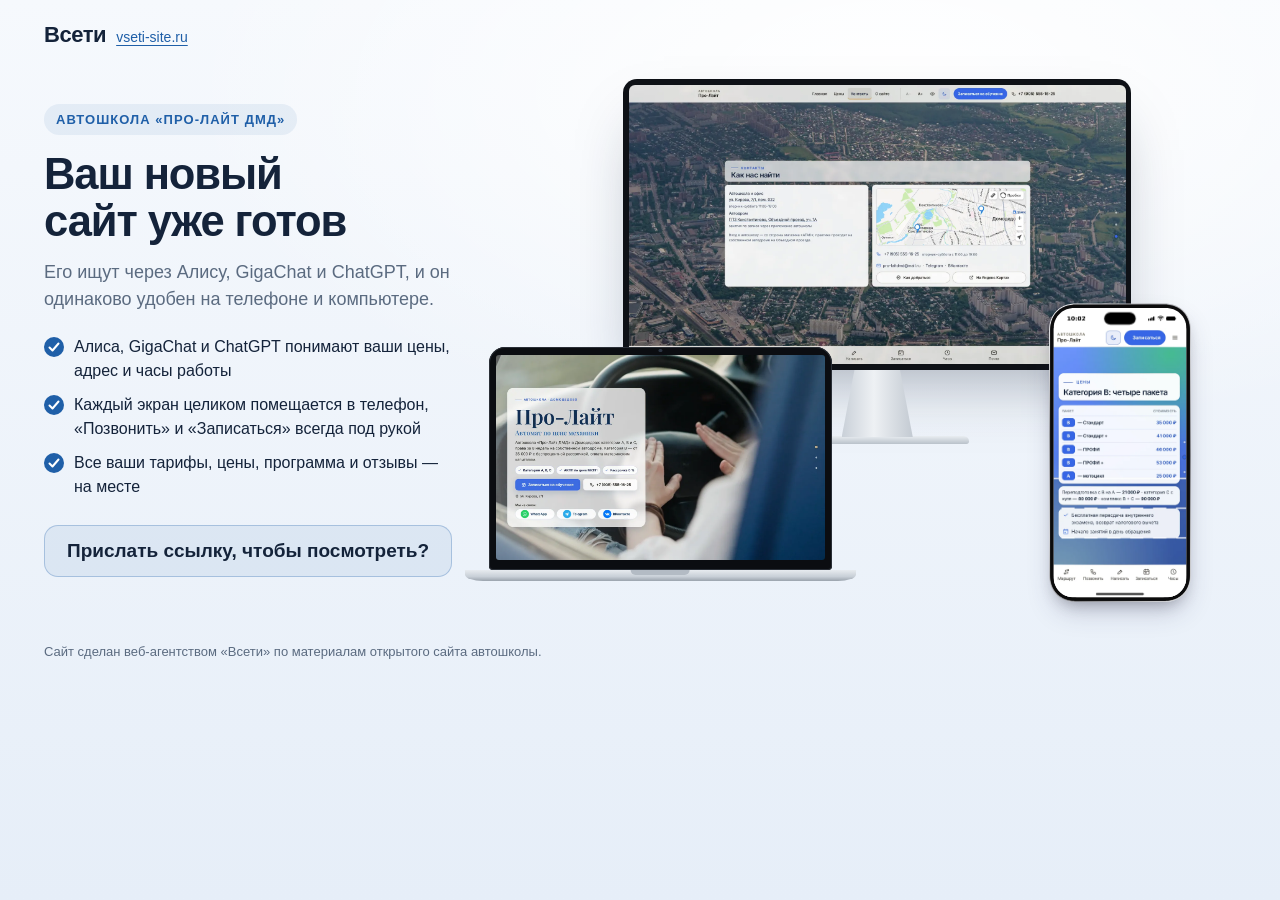
<file: vitrina/index.html>
<!doctype html>
<html lang="ru">
<head>
<meta charset="utf-8">
<meta name="viewport" content="width=device-width, initial-scale=1">
<meta name="robots" content="noindex, nofollow">
<title>Новый сайт автошколы «Про-Лайт ДМД» — веб-агентство «Всети»</title>
<style>
@layer stageshow{:where(.ss-phone){position:relative}.ss-phone{flex-shrink:0;box-shadow:0 calc(var(--ps) * 40) calc(var(--ps) * 80) calc(var(--ps) * -16) #32325d40,0 calc(var(--ps) * 24) calc(var(--ps) * 48) calc(var(--ps) * -24) #0000004d}.ss-phone__glass{height:100%}.ss-phone__window{position:relative;overflow:hidden;isolation:isolate}.ss-phone:is([data-frame=pro],[data-frame=silver],[data-frame=bezel],[data-frame=clay],[data-frame=outline],[data-frame=bare]){--ss-phone-glass: #0b0b0c;--ss-phone-rim: #2c2c2d;--ss-phone-seam: #e0dfdc;--ss-phone-line: var(--ss-text-faint, #9a9a9d);background:none}.ss-phone__bands{position:absolute;inset:0;overflow:visible;pointer-events:none}.ss-phone:is([data-frame=pro],[data-frame=silver],[data-frame=bezel],[data-frame=clay],[data-frame=outline]) .ss-phone__glass{position:relative}.ss-phone[data-frame=pro]{--ss-phone-band-1: #e3e3e6;--ss-phone-band-2: #9a9ba0;--ss-phone-band-3: #cfd0d4;--ss-phone-band-4: #85868b;--ss-phone-band-5: #c9cacd}.ss-stage[data-theme=dark] .ss-phone[data-frame=pro],.ss-stage[data-theme=glass] .ss-phone[data-frame=pro][data-dark]{--ss-phone-band-1: #5b5c61;--ss-phone-band-2: #2b2c2f;--ss-phone-band-3: #48494d;--ss-phone-band-4: #232427;--ss-phone-band-5: #404145}.ss-phone[data-frame=silver]{--ss-phone-band-1: #f4f4f6;--ss-phone-band-2: #c9cacf;--ss-phone-band-3: #eeeef1;--ss-phone-band-4: #b9babf;--ss-phone-band-5: #e6e6ea}.ss-phone[data-frame=bezel]{--ss-phone-glass: #111113}.ss-phone[data-frame=clay]{--ss-phone-clay-top: color-mix(in srgb, var(--ss-phone-clay, #ecebe8), #fff 45%);--ss-phone-clay-bottom: color-mix(in srgb, var(--ss-phone-clay, #ecebe8), #000 6%);box-shadow:0 calc(var(--ps) * 30) calc(var(--ps) * 60) calc(var(--ps) * -12) #32325d33,0 calc(var(--ps) * 16) calc(var(--ps) * 32) calc(var(--ps) * -16) #00000029}.ss-stage[data-theme=dark] .ss-phone[data-frame=clay]{--ss-phone-clay-top: color-mix(in srgb, var(--ss-phone-clay, #2a2a2e), #fff 6%);--ss-phone-clay-bottom: var(--ss-phone-clay, #2a2a2e);--ss-phone-seam: #333338}.ss-phone[data-frame=outline]{box-shadow:none}.ss-stage[data-theme=blueprint] .ss-phone[data-frame=outline]{--ss-phone-line: var(--ss-line)}.ss-phone:not([data-frame=android],[data-frame=soft]) .ss-phone__status{height:62px;padding:0}.ss-phone:not([data-frame=android],[data-frame=soft]) .ss-phone__time{position:absolute;top:21.5px;left:0;width:138.5px;line-height:22px;text-align:center}.ss-phone:not([data-frame=android],[data-frame=soft]) .ss-phone__glyphs{position:absolute;top:25.33px;left:285.25px;align-items:flex-start;gap:8px}.ss-phone:not([data-frame=android],[data-frame=soft]) .ss-phone__signal{margin-top:1px}.ss-phone:not([data-frame=android],[data-frame=soft]) .ss-phone__battery{margin-top:.33px}.ss-phone[data-frame=photo]{position:relative;background:none}.ss-phone__photo{position:absolute;z-index:4;background:var(--ss-phone-photo-light, none) center / 100% 100% no-repeat;pointer-events:none}.ss-stage[data-theme=dark] .ss-phone__photo,.ss-phone[data-dark] .ss-phone__photo{background-image:var(--ss-phone-photo-dark, var(--ss-phone-photo-light, none))}.ss-phone[data-frame=android]{background:linear-gradient(150deg,#3a3b3f,#1d1e21 40%,#2f3034 70%,#1a1b1e)}.ss-phone[data-frame=android] .ss-phone__glass{background:#050505}.ss-phone[data-frame=android] .ss-phone__island{top:14px;width:24px;height:24px;border-radius:50%}.ss-phone[data-frame=android] .ss-phone__status{height:48px;padding:0 26px}.ss-phone[data-frame=android] .ss-phone__time{font-family:system-ui,sans-serif;font-size:15px;font-weight:500}.ss-phone[data-frame=android] .ss-phone__content[data-status]{padding-top:48px}.ss-phone[data-frame=android] .ss-phone__home{width:108px;height:4px}.ss-phone[data-frame=soft]{box-shadow:0 0 0 calc(var(--ps) * 1.5) #0a25400d,0 calc(var(--ps) * 30) calc(var(--ps) * 60) calc(var(--ps) * -12) #32325d2e,0 calc(var(--ps) * 18) calc(var(--ps) * 36) calc(var(--ps) * -18) #0000001f}.ss-phone[data-frame=soft] .ss-phone__glass{background:#f6f9fc;box-shadow:inset 0 calc(var(--ps) * -2.9) calc(var(--ps) * 7.2) #0a254038}.ss-stage[data-theme=dark] .ss-phone[data-frame=soft] .ss-phone__glass{background:#1c2433;box-shadow:inset 0 calc(var(--ps) * -2.9) calc(var(--ps) * 7.2) #00000073}.ss-phone__screen{--pt: 1px;position:absolute;top:0;left:0;display:flex;flex-direction:column;overflow:hidden;background:#fff;color:#000;font-family:-apple-system,system-ui,sans-serif;font-size:15px;letter-spacing:-.015em;transform-origin:0 0;-webkit-font-smoothing:antialiased}.ss-phone[data-dark] .ss-phone__screen{background:#000;color:#fff}.ss-phone__status{position:absolute;top:0;right:0;left:0;z-index:2;display:flex;align-items:center;justify-content:space-between;height:54px;padding:0 34px 0 52px;transition:color .3s ease;will-change:transform}.ss-phone__time{font-family:SF Pro Text,-apple-system,system-ui,sans-serif;font-variation-settings:"opsz" 17;font-size:17.67px;font-weight:590;letter-spacing:0}.ss-phone__island{position:absolute;top:var(--ss-island-top, 14px);left:50%;z-index:3;width:var(--ss-island-w, 95px);height:37px;border-radius:18.5px;background:#000;transform:translate(-50%)}.ss-phone__glyphs{display:flex;align-items:center;gap:8px}.ss-phone__glyph{display:block}.ss-phone__content{position:relative;flex:1;min-height:0}.ss-phone__content[data-status]{padding-top:62px}.ss-phone__content:not([data-status]){padding-top:44px}.ss-phone[data-frame=bare] .ss-phone__content{padding-right:8px;padding-left:8px}.ss-phone__home{position:absolute;bottom:8px;left:50%;z-index:2;width:144px;height:5px;border-radius:2.5px;background:currentColor;transform:translate(-50%);transition:color .3s ease;will-change:transform}.ss-lock{position:absolute;inset:0;color:#fff;text-align:center}.ss-lock__date{margin-top:66px;font-size:22px;font-weight:600;letter-spacing:-.01em;opacity:.85}.ss-lock__clock{margin-top:-4px;font-size:112px;font-weight:700;line-height:1;letter-spacing:-.035em;font-variant-numeric:tabular-nums;opacity:.92}.ss-lock__stack{position:absolute;right:0;bottom:118px;left:0;display:flex;flex-direction:column;gap:8px;text-align:left}.ss-lock__stack[data-at=top]{top:290px;bottom:auto}.ss-lock__controls{position:absolute;right:46px;bottom:48px;left:46px;display:flex;justify-content:space-between}.ss-lock__control{display:grid;place-items:center;width:50px;height:50px;border-radius:50%;background:#0a0c1842;backdrop-filter:blur(24px) saturate(1.3);color:#fff}.ss-notification{display:flex;align-items:center;gap:13px;margin:0 18px;padding:14px 17px 14px 14px;border-radius:23px;background:#fcfcfdc2;backdrop-filter:blur(30px) saturate(1.25);box-shadow:0 4px 24px #0000000f;color:#000;text-align:left}.ss-notification[data-banner]{position:absolute;top:56px;right:0;left:0;z-index:2;animation:ss-banner-in .52s cubic-bezier(.2,.9,.25,1) both}@keyframes ss-banner-in{0%{transform:translateY(-110px)}}.ss-notification__icon{display:grid;flex-shrink:0;place-items:center;width:38px;height:38px;overflow:hidden;border-radius:9px;background:var(--ss-accent);color:#fff}.ss-notification__icon:has(>img){background:none}.ss-notification__icon>img{display:block;width:100%;height:100%}.ss-notification__text{display:flex;flex:1;flex-direction:column;min-width:0;font-size:15px;line-height:18px;letter-spacing:-.016em}.ss-notification__head{display:flex;align-items:baseline;gap:8px}.ss-notification__title{flex:1;min-width:0;overflow:hidden;font-weight:600;white-space:nowrap;text-overflow:ellipsis}.ss-notification__time{flex-shrink:0;font-size:12px;letter-spacing:-.005em;color:#3c3c4399}.ss-notification__body{display:-webkit-box;overflow:hidden;-webkit-line-clamp:3;-webkit-box-orient:vertical}.ss-lock[data-size=satellite] .ss-lock__stack{top:232px;bottom:auto}.ss-lock[data-size=satellite][data-clock=off] .ss-lock__stack{top:74px}.ss-notification{will-change:transform}.ss-phone:not([data-dark]) .ss-notification{background:#ffffffeb;box-shadow:0 0 0 .5px #00000014,0 8px 24px #0000001f}.ss-phone__time-bar{display:inline-block;width:30px;height:7px;border-radius:4px;background:currentColor;opacity:.5}}
:root{--ink:#14233a;--muted:#5b6b80;--accent:#1f5fa8;--sand:#ffc94d;--bg1:#f6f9fd;--bg2:#e6eef8}
*{box-sizing:border-box}
html,body{margin:0}
body{font:16px/1.5 -apple-system,"Segoe UI",Roboto,Arial,sans-serif;color:var(--ink);background:radial-gradient(1200px 600px at 70% 10%,#ffffff 0,rgba(255,255,255,0) 60%),linear-gradient(180deg,var(--bg1),var(--bg2));min-height:100vh}
a{color:inherit}
.top{display:flex;align-items:center;justify-content:space-between;max-width:1240px;margin:0 auto;padding:18px 24px}
.brand{display:flex;align-items:baseline;gap:10px;text-decoration:none}
.brand b{font-size:22px;letter-spacing:-.02em}
.brand span{font-size:14px;color:var(--accent);text-decoration:underline;text-underline-offset:3px}
.hero{max-width:1240px;margin:0 auto;padding:10px 24px 40px;display:grid;grid-template-columns:minmax(0,.82fr) minmax(0,1.5fr);gap:36px;align-items:center}
.eyebrow{display:inline-block;font-size:13px;font-weight:600;letter-spacing:.08em;text-transform:uppercase;color:var(--accent);background:rgba(31,95,168,.08);padding:6px 12px;border-radius:999px}
h1{text-wrap:balance;font-size:clamp(30px,3.4vw,48px);line-height:1.08;letter-spacing:-.025em;margin:16px 0 14px}
.lead{font-size:18px;color:var(--muted);margin:0 0 22px;max-width:30em}
.pts{list-style:none;padding:0;margin:0 0 26px;display:grid;gap:10px}
.pts li{display:flex;gap:10px;align-items:flex-start}
.pts li::before{content:"";flex:none;width:20px;height:20px;margin-top:2px;border-radius:50%;background:var(--accent) url("data:image/svg+xml,%3Csvg xmlns='http://www.w3.org/2000/svg' viewBox='0 0 20 20'%3E%3Cpath d='M5.5 10.5l3 3 6-7' fill='none' stroke='%23fff' stroke-width='2' stroke-linecap='round' stroke-linejoin='round'/%3E%3C/svg%3E") center/100% no-repeat}
.cta{display:flex;flex-wrap:wrap;gap:14px;align-items:center}
.btn{display:inline-flex;align-items:center;gap:8px;min-height:52px;padding:0 26px;border-radius:14px;background:var(--accent);color:#fff;font-weight:600;text-decoration:none;box-shadow:0 10px 24px rgba(31,95,168,.28)}
.btn:hover{background:#174a86}
.ask{margin:0;display:inline-flex;align-items:center;min-height:52px;padding:12px 22px;line-height:1.3;border-radius:14px;background:rgba(31,95,168,.08);border:1.5px solid rgba(31,95,168,.28);color:var(--ink);font-size:19px;font-weight:600}
/* сцена с устройствами */
.stage{position:relative;width:100%;aspect-ratio:16/11.2}
.dv{position:absolute}
.dv img{display:block;width:100%;height:100%;object-fit:cover;object-position:center top}
.mon .scr img,.lap .scr img{height:auto}
.mon{left:18%;top:0;width:68%}
.mon .scr{padding:1.1%;background:#0e1116;border-radius:14px;box-shadow:0 30px 60px -20px rgba(20,35,58,.35)}
.mon .scr img{border-radius:6px}
.mon .neck{width:14%;aspect-ratio:1/.95;margin:0 auto;background:linear-gradient(90deg,#c9d0d8,#eef1f4 45%,#c3cad2);clip-path:polygon(18% 0,82% 0,100% 100%,0 100%)}
.mon .foot{width:36%;aspect-ratio:36/1.5;margin:-1px auto 0;border-radius:6px 6px 3px 3px;background:linear-gradient(180deg,#e9edf1,#b9c1ca);box-shadow:0 12px 20px -8px rgba(20,35,58,.4)}
.lap{left:0;bottom:4%;width:46%}
.lap .scr{padding:2.2% 2.2% 3%;background:#0b0d11;border-radius:16px 16px 4px 4px;position:relative;box-shadow:0 0 0 1px #2a2f37 inset}
.lap .scr::before{content:"";position:absolute;top:1%;left:50%;width:.9%;aspect-ratio:1;border-radius:50%;background:#2b3442;transform:translateX(-50%)}
.lap .scr img{border-radius:3px}
.lap .base{position:relative;height:0;padding-bottom:3.2%;margin:0 -7%;background:linear-gradient(180deg,#e7ebef 0,#c8cfd7 60%,#9aa3ad 100%);border-radius:0 0 18px 18px/0 0 60% 60%;box-shadow:0 22px 30px -14px rgba(20,35,58,.45)}
.lap .base::after{content:"";position:absolute;top:0;left:50%;width:15%;height:40%;transform:translateX(-50%);background:#b3bbc4;border-radius:0 0 8px 8px}
.tab{right:1.5%;bottom:3%;width:23%}
.tab .scr{aspect-ratio:820/1180;padding:4.5%;background:#121419;border-radius:22px;box-shadow:0 0 0 2px #c7ced6,0 28px 50px -18px rgba(20,35,58,.45)}
.tab .scr img{border-radius:10px}
.ph{right:6%;bottom:0;width:340px;transform-origin:100% 100%}
.ph-shot{display:block;width:100%;height:auto}
.note{max-width:1240px;margin:0 auto;padding:0 24px 34px;color:var(--muted);font-size:13px}
@media (max-width:600px){
  .stage{aspect-ratio:16/9.8}
  .mon{display:none}
  .lap{left:6%;width:64%;bottom:6%}
  .ph{right:5%}
}
@media (max-width:900px){
  .hero{grid-template-columns:1fr;gap:26px;padding-top:0}
  .stage{order:-1}
  .lead{font-size:16.5px}
}
</style>
</head>
<body>
<header class="top"><a class="brand" href="https://vseti-site.ru/" target="_blank" rel="noopener"><b>Всети</b><span>vseti-site.ru</span></a></header>
<main class="hero">
  <div class="txt">
    <span class="eyebrow">Автошкола «Про-Лайт ДМД»</span>
    <h1>Ваш новый сайт уже готов</h1>
    <p class="lead">Его ищут через Алису, GigaChat и ChatGPT, и он одинаково удобен на телефоне и компьютере.</p>
    <ul class="pts">
      <li>Алиса, GigaChat и ChatGPT понимают ваши цены, адрес и часы работы</li>
      <li>Каждый экран целиком помещается в телефон, «Позвонить» и «Записаться» всегда под рукой</li>
      <li>Все ваши тарифы, цены, программа и отзывы — на месте</li>
    </ul>
    <div class="cta">
      <p class="ask">Прислать ссылку, чтобы посмотреть?</p>
    </div>
  </div>
  <div class="stage" id="stage" aria-label="Новый сайт на компьютере, ноутбуке и телефоне">
    <div class="dv mon"><div class="scr"><img src="img/monitor.webp?v=2" alt="" width="1600" height="900"></div><div class="neck"></div><div class="foot"></div></div>
    <div class="dv lap"><div class="scr"><img src="img/laptop.webp?v=2" alt="" width="1280" height="800"></div><div class="base"></div></div>
    <div class="dv ph" id="ph"><div class="ss-phone z-phone" data-frame="pro" style="width: 340px; height: 714.953px; padding: 2.38318px; border-radius: 61.1682px; --ps: 0.794392523364486px;"><svg class="ss-phone__bands" width="100%" height="100%" aria-hidden="true"><defs><linearGradient id="ph-band" x1="0.2" y1="0" x2="0.8" y2="1"><stop offset="0" style="stop-color: var(--ss-phone-band-1);"></stop><stop offset="0.22" style="stop-color: var(--ss-phone-band-2);"></stop><stop offset="0.48" style="stop-color: var(--ss-phone-band-3);"></stop><stop offset="0.74" style="stop-color: var(--ss-phone-band-4);"></stop><stop offset="1" style="stop-color: var(--ss-phone-band-5);"></stop></linearGradient><linearGradient id="ph-clay" x1="0" y1="0" x2="0" y2="1"><stop offset="0" style="stop-color: var(--ss-phone-clay-top);"></stop><stop offset="1" style="stop-color: var(--ss-phone-clay-bottom);"></stop></linearGradient></defs><g transform="translate(10.327102803738317 10.327102803738317)" stroke-linejoin="round"><path d="M262.94 0.00L267.09 0.06L270.49 0.24L273.65 0.53L276.65 0.94L279.51 1.47L282.27 2.11L284.93 2.87L287.50 3.74L289.97 4.72L292.36 5.81L294.65 7.02L296.85 8.33L298.96 9.75L300.98 11.27L302.90 12.90L304.72 14.62L306.45 16.45L308.08 18.37L309.60 20.38L311.02 22.49L312.33 24.70L313.53 26.99L314.63 29.37L315.61 31.85L316.48 34.41L317.24 37.07L317.88 39.83L318.41 42.70L318.82 45.69L319.11 48.85L319.29 52.25L319.35 56.40L319.35 637.90L319.29 642.04L319.11 645.45L318.82 648.60L318.41 651.60L317.88 654.47L317.24 657.23L316.48 659.89L315.61 662.45L314.63 664.92L313.53 667.31L312.33 669.60L311.02 671.80L309.60 673.91L308.08 675.93L306.45 677.85L304.72 679.68L302.90 681.40L300.98 683.03L298.96 684.55L296.85 685.97L294.65 687.28L292.36 688.49L289.97 689.58L287.50 690.56L284.93 691.43L282.27 692.19L279.51 692.83L276.65 693.36L273.65 693.77L270.49 694.06L267.09 694.24L262.94 694.30L56.40 694.30L52.25 694.24L48.85 694.06L45.69 693.77L42.70 693.36L39.83 692.83L37.07 692.19L34.41 691.43L31.85 690.56L29.37 689.58L26.99 688.49L24.70 687.28L22.49 685.97L20.38 684.55L18.37 683.03L16.45 681.40L14.62 679.68L12.90 677.85L11.27 675.93L9.75 673.91L8.33 671.80L7.02 669.60L5.81 667.31L4.72 664.92L3.74 662.45L2.87 659.89L2.11 657.23L1.47 654.47L0.94 651.60L0.53 648.60L0.24 645.45L0.06 642.04L0.00 637.90L0.00 56.40L0.06 52.25L0.24 48.85L0.53 45.69L0.94 42.70L1.47 39.83L2.11 37.07L2.87 34.41L3.74 31.85L4.72 29.37L5.81 26.99L7.02 24.70L8.33 22.49L9.75 20.38L11.27 18.37L12.90 16.45L14.62 14.62L16.45 12.90L18.37 11.27L20.38 9.75L22.49 8.33L24.70 7.02L26.99 5.81L29.37 4.72L31.85 3.74L34.41 2.87L37.07 2.11L39.83 1.47L42.70 0.94L45.69 0.53L48.85 0.24L52.25 0.06L56.40 0.00Z" fill="none" stroke-width="20.654205607476634" stroke="url(#ph-band)"></path><path d="M262.94 0.00L267.09 0.06L270.49 0.24L273.65 0.53L276.65 0.94L279.51 1.47L282.27 2.11L284.93 2.87L287.50 3.74L289.97 4.72L292.36 5.81L294.65 7.02L296.85 8.33L298.96 9.75L300.98 11.27L302.90 12.90L304.72 14.62L306.45 16.45L308.08 18.37L309.60 20.38L311.02 22.49L312.33 24.70L313.53 26.99L314.63 29.37L315.61 31.85L316.48 34.41L317.24 37.07L317.88 39.83L318.41 42.70L318.82 45.69L319.11 48.85L319.29 52.25L319.35 56.40L319.35 637.90L319.29 642.04L319.11 645.45L318.82 648.60L318.41 651.60L317.88 654.47L317.24 657.23L316.48 659.89L315.61 662.45L314.63 664.92L313.53 667.31L312.33 669.60L311.02 671.80L309.60 673.91L308.08 675.93L306.45 677.85L304.72 679.68L302.90 681.40L300.98 683.03L298.96 684.55L296.85 685.97L294.65 687.28L292.36 688.49L289.97 689.58L287.50 690.56L284.93 691.43L282.27 692.19L279.51 692.83L276.65 693.36L273.65 693.77L270.49 694.06L267.09 694.24L262.94 694.30L56.40 694.30L52.25 694.24L48.85 694.06L45.69 693.77L42.70 693.36L39.83 692.83L37.07 692.19L34.41 691.43L31.85 690.56L29.37 689.58L26.99 688.49L24.70 687.28L22.49 685.97L20.38 684.55L18.37 683.03L16.45 681.40L14.62 679.68L12.90 677.85L11.27 675.93L9.75 673.91L8.33 671.80L7.02 669.60L5.81 667.31L4.72 664.92L3.74 662.45L2.87 659.89L2.11 657.23L1.47 654.47L0.94 651.60L0.53 648.60L0.24 645.45L0.06 642.04L0.00 637.90L0.00 56.40L0.06 52.25L0.24 48.85L0.53 45.69L0.94 42.70L1.47 39.83L2.11 37.07L2.87 34.41L3.74 31.85L4.72 29.37L5.81 26.99L7.02 24.70L8.33 22.49L9.75 20.38L11.27 18.37L12.90 16.45L14.62 14.62L16.45 12.90L18.37 11.27L20.38 9.75L22.49 8.33L24.70 7.02L26.99 5.81L29.37 4.72L31.85 3.74L34.41 2.87L37.07 2.11L39.83 1.47L42.70 0.94L45.69 0.53L48.85 0.24L52.25 0.06L56.40 0.00Z" fill="none" stroke-width="15.88785046728972" style="stroke: var(--ss-phone-rim);"></path><path d="M262.94 0.00L267.09 0.06L270.49 0.24L273.65 0.53L276.65 0.94L279.51 1.47L282.27 2.11L284.93 2.87L287.50 3.74L289.97 4.72L292.36 5.81L294.65 7.02L296.85 8.33L298.96 9.75L300.98 11.27L302.90 12.90L304.72 14.62L306.45 16.45L308.08 18.37L309.60 20.38L311.02 22.49L312.33 24.70L313.53 26.99L314.63 29.37L315.61 31.85L316.48 34.41L317.24 37.07L317.88 39.83L318.41 42.70L318.82 45.69L319.11 48.85L319.29 52.25L319.35 56.40L319.35 637.90L319.29 642.04L319.11 645.45L318.82 648.60L318.41 651.60L317.88 654.47L317.24 657.23L316.48 659.89L315.61 662.45L314.63 664.92L313.53 667.31L312.33 669.60L311.02 671.80L309.60 673.91L308.08 675.93L306.45 677.85L304.72 679.68L302.90 681.40L300.98 683.03L298.96 684.55L296.85 685.97L294.65 687.28L292.36 688.49L289.97 689.58L287.50 690.56L284.93 691.43L282.27 692.19L279.51 692.83L276.65 693.36L273.65 693.77L270.49 694.06L267.09 694.24L262.94 694.30L56.40 694.30L52.25 694.24L48.85 694.06L45.69 693.77L42.70 693.36L39.83 692.83L37.07 692.19L34.41 691.43L31.85 690.56L29.37 689.58L26.99 688.49L24.70 687.28L22.49 685.97L20.38 684.55L18.37 683.03L16.45 681.40L14.62 679.68L12.90 677.85L11.27 675.93L9.75 673.91L8.33 671.80L7.02 669.60L5.81 667.31L4.72 664.92L3.74 662.45L2.87 659.89L2.11 657.23L1.47 654.47L0.94 651.60L0.53 648.60L0.24 645.45L0.06 642.04L0.00 637.90L0.00 56.40L0.06 52.25L0.24 48.85L0.53 45.69L0.94 42.70L1.47 39.83L2.11 37.07L2.87 34.41L3.74 31.85L4.72 29.37L5.81 26.99L7.02 24.70L8.33 22.49L9.75 20.38L11.27 18.37L12.90 16.45L14.62 14.62L16.45 12.90L18.37 11.27L20.38 9.75L22.49 8.33L24.70 7.02L26.99 5.81L29.37 4.72L31.85 3.74L34.41 2.87L37.07 2.11L39.83 1.47L42.70 0.94L45.69 0.53L48.85 0.24L52.25 0.06L56.40 0.00Z" fill="none" stroke-width="14.69626168224299" style="stroke: var(--ss-phone-glass);"></path></g></svg><div class="ss-phone__glass" style="padding: 7.94393px; border-radius: 58.785px;"><div class="ss-phone__window" style="width: 319.346px; height: 694.299px; clip-path: path(&quot;M 262.94 0 L 267.09 0.06 L 270.49 0.24 L 273.65 0.53 L 276.65 0.94 L 279.51 1.47 L 282.27 2.11 L 284.93 2.87 L 287.5 3.74 L 289.97 4.72 L 292.36 5.81 L 294.65 7.02 L 296.85 8.33 L 298.96 9.75 L 300.98 11.27 L 302.9 12.9 L 304.72 14.62 L 306.45 16.45 L 308.08 18.37 L 309.6 20.38 L 311.02 22.49 L 312.33 24.7 L 313.53 26.99 L 314.63 29.37 L 315.61 31.85 L 316.48 34.41 L 317.24 37.07 L 317.88 39.83 L 318.41 42.7 L 318.82 45.69 L 319.11 48.85 L 319.29 52.25 L 319.35 56.4 L 319.35 637.9 L 319.29 642.04 L 319.11 645.45 L 318.82 648.6 L 318.41 651.6 L 317.88 654.47 L 317.24 657.23 L 316.48 659.89 L 315.61 662.45 L 314.63 664.92 L 313.53 667.31 L 312.33 669.6 L 311.02 671.8 L 309.6 673.91 L 308.08 675.93 L 306.45 677.85 L 304.72 679.68 L 302.9 681.4 L 300.98 683.03 L 298.96 684.55 L 296.85 685.97 L 294.65 687.28 L 292.36 688.49 L 289.97 689.58 L 287.5 690.56 L 284.93 691.43 L 282.27 692.19 L 279.51 692.83 L 276.65 693.36 L 273.65 693.77 L 270.49 694.06 L 267.09 694.24 L 262.94 694.3 L 56.4 694.3 L 52.25 694.24 L 48.85 694.06 L 45.69 693.77 L 42.7 693.36 L 39.83 692.83 L 37.07 692.19 L 34.41 691.43 L 31.85 690.56 L 29.37 689.58 L 26.99 688.49 L 24.7 687.28 L 22.49 685.97 L 20.38 684.55 L 18.37 683.03 L 16.45 681.4 L 14.62 679.68 L 12.9 677.85 L 11.27 675.93 L 9.75 673.91 L 8.33 671.8 L 7.02 669.6 L 5.81 667.31 L 4.72 664.92 L 3.74 662.45 L 2.87 659.89 L 2.11 657.23 L 1.47 654.47 L 0.94 651.6 L 0.53 648.6 L 0.24 645.45 L 0.06 642.04 L 0 637.9 L 0 56.4 L 0.06 52.25 L 0.24 48.85 L 0.53 45.69 L 0.94 42.7 L 1.47 39.83 L 2.11 37.07 L 2.87 34.41 L 3.74 31.85 L 4.72 29.37 L 5.81 26.99 L 7.02 24.7 L 8.33 22.49 L 9.75 20.38 L 11.27 18.37 L 12.9 16.45 L 14.62 14.62 L 16.45 12.9 L 18.37 11.27 L 20.38 9.75 L 22.49 8.33 L 24.7 7.02 L 26.99 5.81 L 29.37 4.72 L 31.85 3.74 L 34.41 2.87 L 37.07 2.11 L 39.83 1.47 L 42.7 0.94 L 45.69 0.53 L 48.85 0.24 L 52.25 0.06 L 56.4 0 Z&quot;);"><div class="ss-phone__screen" style="width: 402px; height: 874px; transform: scale(0.794393); --ss-screen-r: 64px;"><div class="ss-phone__status"><span class="ss-phone__time">10:02</span><span class="ss-phone__glyphs"><svg viewBox="0 0 20.33 13.67" width="20.33" height="13.67" class="ss-phone__glyph ss-phone__signal"><rect x="0" y="7.34" width="3.333" height="6.33" rx="1.667" fill="currentColor"></rect><rect x="5.667" y="5" width="3.333" height="8.67" rx="1.667" fill="currentColor"></rect><rect x="11.334" y="2.67" width="3.333" height="11" rx="1.667" fill="currentColor"></rect><rect x="17.000999999999998" y="0" width="3.333" height="13.67" rx="1.667" fill="currentColor"></rect></svg><svg viewBox="0 0 19.33 14.33" width="19.33" height="14.33" class="ss-phone__glyph ss-phone__wifi"><path fill-rule="evenodd" fill="currentColor" d="M0.415933 5.54283C0.902185 6.04412 1.66017 5.95818 2.27513 5.41393C4.30595 3.58064 6.83731 2.63535 9.66901 2.63535C12.5007 2.63535 15.0464 3.60928 17.0629 5.41393C17.6636 5.97251 18.4215 6.0298 18.9221 5.54283C19.4226 5.02722 19.4942 4.2538 18.9793 3.70954C16.8341 1.51819 13.3302 0 9.66901 0C6.00783 0 2.48965 1.53251 0.358727 3.72387C-0.156127 4.2538 -0.0989213 5.02722 0.415933 5.55715L0.415933 5.54283ZM3.94841 9.13779C4.50617 9.68205 5.22124 9.62476 5.85051 9.10915C6.88022 8.29276 8.25316 7.73418 9.66901 7.7485C11.0706 7.7485 12.4435 8.29276 13.4875 9.12347C14.1168 9.63908 14.8605 9.66773 15.4039 9.12347C15.9331 8.57921 16.0189 7.7485 15.4611 7.23289C14.0739 5.98683 11.9859 5.11315 9.68332 5.11315C7.38077 5.11315 5.27845 5.98683 3.9055 7.23289C3.41925 7.69121 3.31914 8.47896 3.96271 9.13779L3.94841 9.13779ZM8.72511 13.8929C9.34008 14.4801 9.98365 14.4801 10.5986 13.8929L11.757 12.7757C12.372 12.1742 12.5007 11.4151 11.7999 10.8995C11.2136 10.4841 10.4699 10.212 9.66901 10.212C8.86813 10.212 8.11015 10.4841 7.53809 10.9138C6.83731 11.4151 6.98033 12.1885 7.59529 12.7757L8.73942 13.8929L8.72511 13.8929Z"></path></svg><svg viewBox="0 0 29.33 13.67" width="29.33" height="13.67" class="ss-phone__glyph ss-phone__battery"><path fill="currentColor" d="M0 6.4C0 4.15979 0 3.03969 0.435974 2.18404C0.819467 1.43139 1.43139 0.819467 2.18404 0.435974C3.03969 0 4.15979 0 6.4 0L19.933 0C22.1732 0 23.2933 0 24.149 0.435974C24.9016 0.819467 25.5135 1.43139 25.897 2.18404C26.333 3.03969 26.333 4.15979 26.333 6.4L26.333 7.26666C26.333 9.50687 26.333 10.627 25.897 11.4826C25.5135 12.2353 24.9016 12.8472 24.149 13.2307C23.2933 13.6667 22.1732 13.6667 19.933 13.6667L6.4 13.6667C4.15979 13.6667 3.03969 13.6667 2.18404 13.2307C1.43139 12.8472 0.819467 12.2353 0.435974 11.4826C0 10.627 0 9.50687 0 7.26666L0 6.4Z"></path><path fill-rule="evenodd" fill="currentColor" transform="translate(27.33 4.33)" d="M0 0L0 5C0.601505 4.8625 2 3.75 2 2.5C2 1.25 0.601505 0.1375 0 0Z"></path></svg></span></div><span class="ss-phone__island"></span><div class="ss-phone__content" data-status="true"><img class="ph-shot" src="img/phone.webp?v=2" alt="Новый сайт автошколы «Про-Лайт ДМД» на телефоне" width="393" height="794"></div><span class="ss-phone__home"></span></div></div></div></div></div>
  </div>
</main>
<p class="note">Сайт сделан веб-агентством «Всети» по материалам открытого сайта автошколы.</p>
<script>
(function(){var st=document.getElementById('stage'),ph=document.getElementById('ph');
function fit(){var k=st.clientWidth*(innerWidth<=600?0.27:0.19)/340;ph.style.transform='scale('+k+')';}
fit();addEventListener('resize',fit);})();
</script>
</body>
</html>
</file>
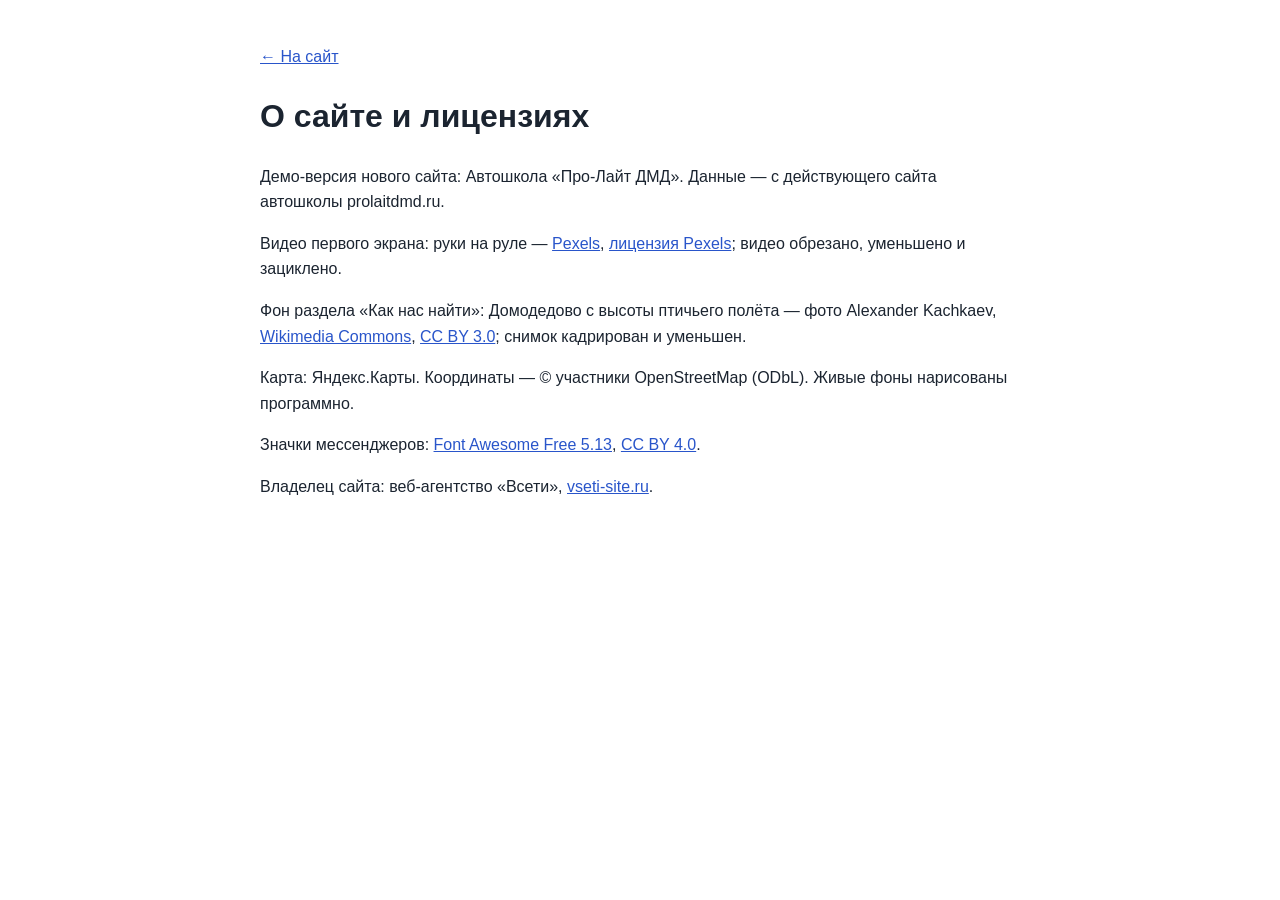
<file: credits.html>
<!doctype html><html lang="ru"><head><meta charset="utf-8"><meta name="viewport" content="width=device-width,initial-scale=1"><meta name="robots" content="noindex"><title>О сайте — Автошкола «Про-Лайт ДМД»</title>
<style>body{font:16px/1.6 Inter,Arial,sans-serif;max-width:760px;margin:0 auto;padding:28px 18px;color:#1b2430}a{color:#2955ca}</style></head><body>
<p><a href="./">← На сайт</a></p><h1>О сайте и лицензиях</h1>
<p>Демо-версия нового сайта: Автошкола «Про-Лайт ДМД». Данные — с действующего сайта автошколы prolaitdmd.ru.</p>
<p>Видео первого экрана: руки на руле — <a href="https://www.pexels.com/video/8033619/" target="_blank" rel="noopener">Pexels</a>, <a href="https://www.pexels.com/license/" target="_blank" rel="noopener">лицензия Pexels</a>; видео обрезано, уменьшено и зациклено.</p>
<p>Фон раздела «Как нас найти»: Домодедово с высоты птичьего полёта — фото Alexander Kachkaev, <a href="https://commons.wikimedia.org/wiki/File:%D0%94%D0%BE%D0%BC%D0%BE%D0%B4%D0%B5%D0%B4%D0%BE%D0%B2%D0%BE_%D1%81_%D0%B2%D1%8B%D1%81%D0%BE%D1%82%D1%8B_%D0%BF%D1%82%D0%B8%D1%87%D1%8C%D0%B5%D0%B3%D0%BE_%D0%BF%D0%BE%D0%BB%D1%91%D1%82%D0%B0_(2012)_-_panoramio.jpg" target="_blank" rel="noopener">Wikimedia Commons</a>, <a href="https://creativecommons.org/licenses/by/3.0/deed.ru" target="_blank" rel="noopener">CC BY 3.0</a>; снимок кадрирован и уменьшен.</p>
<p>Карта: Яндекс.Карты. Координаты — © участники OpenStreetMap (ODbL). Живые фоны нарисованы программно.</p>
<p>Значки мессенджеров: <a href="https://fontawesome.com" target="_blank" rel="noopener">Font Awesome Free 5.13</a>, <a href="https://creativecommons.org/licenses/by/4.0/" target="_blank" rel="noopener">CC BY 4.0</a>.</p>
<p>Владелец сайта: веб-агентство «Всети», <a href="https://vseti-site.ru" target="_blank" rel="noopener">vseti-site.ru</a>.</p>
</body></html>
</file>
<file: css/etalon.css>
/* ==========================================================================
   Эталон нотариуса. Общий слой поверх встроенных стилей index.html:
   видео-первый экран, «жидкое стекло», интерьеры на фоне экранов,
   шапка и нижняя панель со второго экрана, карточки Spotlight Card.
   ========================================================================== */

/* плавное проявление подсветки рамки (Chrome/Safari/Firefox новых версий) */
@property --hl{syntax:'<number>';inherits:true;initial-value:0}

:root{
  --glass:rgba(0,0,0,.4);
  --glass-blur:4px;
  --spot:255,196,108;          /* тёплый янтарь под интерьеры */
  --spring:cubic-bezier(.2,.9,.3,1.35);
}

/* ---------- светлый текст на тёмном стекле для всего, что лежит на фото ---------- */
.sec:not(.sec-hero),.hdr,.bar,.mmenu{
  --card:rgba(0,0,0,.4); --card-rgb:0,0,0;
  --text:#fff; --muted:rgba(255,255,255,.84);
  --line:rgba(255,255,255,.3); --line2:rgba(255,255,255,.2);
  --accent:#ecd9ac; --accent-d:#f6e9c8; --accent-l:#d3bc8a; --accent-soft:rgba(255,255,255,.13);
  --bg:rgba(0,0,0,.3); --bg2:transparent; --bg3:rgba(255,255,255,.13);
  --on-accent:#1d170b;
  --shadow:0 1px 12px rgba(0,0,0,.35); --shadow-lg:0 18px 50px rgba(0,0,0,.5);
  --ok:#8fe3a8; --bad:#ff9f96;
  color:#fff;
}
.sec:not(.sec-hero){background:#2b2319}
.sec:not(.sec-hero) .sec-scroll{
  position:relative;z-index:1;
  padding-top:calc(var(--hdr-h) / var(--zc,1) + 12px);padding-bottom:calc(var(--bar-h) + 12px);
  text-shadow:0 1px 2px rgba(0,0,0,.45)
}
.sec:not(.sec-hero) :is(input,select,textarea,button.btn,.btn){text-shadow:none}

/* ---------- фон экранов: интерьеры, затемнение ровно 50% ---------- */
.sec-bg{position:absolute;inset:0;z-index:0;overflow:hidden;pointer-events:none;background:#2b2319}
.sec-bg picture{display:block;width:100%;height:100%}
.sec-bg img{display:block;width:100%;height:100%;object-fit:cover;opacity:0;transition:opacity .9s ease}
.sec-bg img.ld,html:not(.js) .sec-bg img{opacity:1}
.sec-bg::after{content:"";position:absolute;inset:0;background:rgba(0,0,0,.5)}

/* ==========================================================================
   Жидкое стекло
   ========================================================================== */
.glass,
.sec:not(.sec-hero) :is(.sec-head,.svc,.step,.rev,.rsum,.cred,.cbox,.fq,.about-txt,.tf-card,.quote,.ilink,.chips li,.foot,.rate-chip){
  position:relative;isolation:isolate;
  background:var(--glass);
  -webkit-backdrop-filter:blur(var(--glass-blur));backdrop-filter:blur(var(--glass-blur));
  border:0;border-radius:var(--radius);
  box-shadow:0 8px 30px rgba(0,0,0,.14);
}
/* тонкая светлая рамка-градиент; рядом с курсором рамка разгорается (--hl, --x, --y) */
.glass::after,
.sec:not(.sec-hero) :is(.sec-head,.svc,.step,.rev,.rsum,.cred,.cbox,.fq,.about-txt,.tf-card,.quote,.ilink,.chips li,.foot,.rate-chip)::after{
  content:"";position:absolute;inset:0;border-radius:inherit;padding:1.4px;pointer-events:none;z-index:2;
  background:
    radial-gradient(230px circle at var(--x,50%) var(--y,50%),rgba(255,226,160,calc(var(--hl,0)*1)),rgba(var(--spot),calc(var(--hl,0)*.65)) 38%,transparent 72%),
    linear-gradient(160deg,rgba(255,255,255,.58) 0%,rgba(255,255,255,.16) 22%,rgba(255,255,255,0) 44%,rgba(255,255,255,0) 60%,rgba(255,255,255,.16) 82%,rgba(255,255,255,.5) 100%);
  -webkit-mask:linear-gradient(#000 0 0) content-box,linear-gradient(#000 0 0);
  -webkit-mask-composite:xor;mask-composite:exclude;
}
.sec:not(.sec-hero) .sec-head{display:block;width:fit-content;max-width:100%;border-radius:18px;padding:14px 22px 16px;margin-bottom:16px}
.sec:not(.sec-hero) .sec-head .h2{margin-top:8px}
.sec:not(.sec-hero) .sec-head .lead{margin-top:8px}
.sec:not(.sec-hero) .sec-head .demo-note{background:rgba(255,255,255,.1);border-left-color:var(--accent)}

/* ==========================================================================
   Spotlight Card: пятно света под курсором внутри карточки (::before),
   подсветка рамки рядом с курсором (::after выше), «прыжок» scale + тень.
   Позицию --x/--y ставит один общий обработчик pointermove (js/etalon.js).
   ========================================================================== */
.glow{position:relative;isolation:isolate;--hov:1.035}
.glow::before{
  content:"";position:absolute;inset:0;border-radius:inherit;pointer-events:none;z-index:-1;
  background:
    radial-gradient(340px circle at var(--x,50%) var(--y,50%),rgba(var(--spot),.5),rgba(var(--spot),.2) 38%,transparent 72%);
  opacity:0;transition:opacity .35s ease;
}
.glow.lit{--hl:1}
.glow.lit::before{opacity:1}
.glow{transition:scale .38s var(--spring),box-shadow .32s ease,--hl .3s ease}
.glow.rv{transition:opacity .7s ease var(--rvd),translate .7s ease var(--rvd),scale .38s var(--spring),box-shadow .32s ease,--hl .3s ease}
@media (hover:hover) and (pointer:fine){
  .glow:hover{scale:var(--hov);z-index:6;box-shadow:0 24px 54px rgba(0,0,0,.5),0 0 34px rgba(var(--spot),.2)}
}
/* ---------- «Контакты» («Как нас найти»): плашки при наведении и касании загораются жёлтым — яркая рамка и мягкое
   свечение вокруг; размер не меняется (никаких увеличений и сдвигов раскладки), видно в обеих темах ---------- */
:root{--gy-ring:255,208,80;--gy-glow:255,200,64}
html[data-theme="light"]{--gy-ring:232,154,0;--gy-glow:255,186,30}
#contacts .glow{--gy:0 0 0 2.5px rgba(var(--gy-ring),.98),0 0 22px 4px rgba(var(--gy-glow),.66),0 0 58px 14px rgba(var(--gy-glow),.32),0 8px 30px rgba(0,0,0,.14);
  --gy0:0 0 0 0 rgba(var(--gy-ring),0),0 0 0 0 rgba(var(--gy-glow),0),0 0 0 0 rgba(var(--gy-glow),0),0 8px 30px rgba(0,0,0,.14)}
@media (hover:hover) and (pointer:fine){
  #contacts .glow:hover{scale:1;box-shadow:var(--gy)}
  /* заголовок с рейтингом: когда курсор на значке рейтинга, светится только значок */
  #contacts .sec-head:has(.rate-chip:hover):hover{box-shadow:var(--gy0)}
}
#contacts .glow.tap{animation:cGlowTap 1.4s ease-out,glowHl .62s ease-out}
@keyframes cGlowTap{0%{box-shadow:var(--gy0)}14%,62%{box-shadow:var(--gy)}100%{box-shadow:var(--gy0)}}
html[data-hc="1"] #contacts .glow:hover{outline:3px solid #ffd400;outline-offset:2px}
/* крупные плашки берут нижнюю границу 1,03: 3,5 % от 600 px — это уже 20 px */
.hero-plq,.about-txt,.tf-card,.sec-head,.cbox{--hov:1.03}

/* касание на телефоне: вспышка пятна в точке касания и подпрыгивание */
.glow.tap{animation:glowTap .62s var(--spring),glowHl .62s ease-out}
.glow.tap::before{animation:spotFlash .62s ease-out}
@keyframes glowTap{0%{scale:1}38%{scale:var(--tap,1.045)}100%{scale:1}}
@keyframes glowHl{0%{--hl:0}22%{--hl:1}100%{--hl:0}}
@keyframes spotFlash{0%{opacity:0}18%{opacity:1}100%{opacity:0}}

/* ---------- появление блоков при входе на экран ---------- */
.rv{--rvd:calc(var(--i,0) * 90ms);opacity:0;transform:none;translate:0 18px;
  transition:opacity .7s ease var(--rvd),translate .7s ease var(--rvd)}
.sec.active .rv{opacity:1;transform:none;translate:0 0}
/* первый экран: блоки стартуют сами (экран активен с загрузки), по очереди после слова */
.sec-hero .rv{--rvd:calc(var(--hero-d,1.8s) + var(--i,0) * 140ms);opacity:1;translate:0 0}
.sec-hero .kicker.rv{--rvd:.45s}
/* анимация заголовка стартует — скрипт ставит .go, и остальные блоки выходят следом за словом */
.sec-hero.go .rv{animation:heroIn .9s cubic-bezier(.2,.7,.2,1) var(--rvd) both}
html.js .sec-hero:not(.go) .rv{opacity:0;translate:0 18px;animation:heroSafe .01s linear 5s forwards}
@keyframes heroIn{from{opacity:0;translate:0 18px}to{opacity:1;translate:0 0}}
@keyframes heroSafe{to{opacity:1;translate:0 0}}

/* ==========================================================================
   Первый экран
   ========================================================================== */
.sec-hero{background:#8fb1d4;color:#fff;
  /* А−/А+ первый экран не трогают: страница в zoom, экран — встречный zoom (как шапка), поэтому он на любой ступени
     выглядит ровно как при 100 %. Единицы vw/vh и высота экрана считаются от окна без поправки. */
  zoom:calc(1 / var(--zc,1)); --vwu:1vw; --vhu:1vh;
  /* высота — та же видимая, что у остальных экранов (скрипт кладёт её в --vhr); 100vh во встроенном браузере Telegram на Android
     считается при спрятанной верхней панели и выше видимой части — первый экран выходил выше, и все следующие съезжали вниз */
  --vh:var(--vhr, calc(100 * var(--vhu)))}
.hero-bg{position:absolute;inset:0;overflow:hidden;background:#9db9d6 url(../img/hero-poster.jpg) 54% 50%/cover no-repeat}
.hero-video{position:absolute;inset:0;width:100%;height:100%;object-fit:cover;object-position:54% 50%;background:transparent}
.hero-clouds{
  position:absolute;left:0;top:0;width:100%;height:58%;pointer-events:none;opacity:0;transition:opacity 2.4s ease;
  -webkit-mask-image:linear-gradient(180deg,#000 0%,#000 36%,rgba(0,0,0,.55) 66%,transparent 100%);
          mask-image:linear-gradient(180deg,#000 0%,#000 36%,rgba(0,0,0,.55) 66%,transparent 100%)
}
.hero-clouds.on{opacity:1}
/* угасание к низу рисует сам шейдер (js/clouds.js): маска на canvas — лишний проход на каждый кадр */
.hero-clouds.baked{-webkit-mask-image:none;mask-image:none}
/* точки-переходы по краю не растут с А+: иначе на ступенях 130–150 % они наезжают на плашки первого экрана и карточки */
.dots{zoom:calc(1 / var(--zc,1))}

.sec-hero .sec-scroll{position:relative;z-index:1;padding:26px clamp(20px,calc(3.4*var(--vwu,1vw)),64px);display:flex;flex-direction:column}
.sec-hero .wrap{max-width:none;margin:auto 0}
.hero-plq{
  --plq-w:clamp(500px,calc(38*var(--vwu,1vw)),660px);--plq-pad:clamp(24px,calc(2.4*var(--vwu,1vw)),36px);
  width:min(100%,var(--plq-w));padding:var(--plq-pad);border-radius:28px;
  color:#fff;text-shadow:0 1px 3px rgba(0,0,0,.5);
  animation:plqIn .9s ease both
}
@keyframes plqIn{from{opacity:0;translate:0 14px}to{opacity:1;translate:0 0}}
.hero-plq .kicker{color:#f6e6bd;font-size:12.5px;letter-spacing:.15em}
.hero-plq .kicker::before{background:#f6e6bd}
.hero-h1{margin:14px 0 0;font-weight:500}
.hw{
  display:inline-block;font-family:var(--serif);font-weight:500;line-height:1.06;letter-spacing:-.005em;color:#fff;
  font-size:calc((var(--plq-w) - 2 * var(--plq-pad)) / 4.9);
  text-shadow:0 2px 22px rgba(0,0,0,.35),0 1px 2px rgba(0,0,0,.4);white-space:nowrap
}
.hn{display:block;margin-top:6px;font-family:var(--serif);font-weight:500;font-size:clamp(20px,calc(1.9*var(--vwu,1vw)),28px);line-height:1.2;color:#f7ecd2}
.hero-lead{margin-top:16px;max-width:none;font-size:clamp(15px,calc(1.15*var(--vwu,1vw)),17px);line-height:1.5;color:rgba(255,255,255,.94)}
.hero-addr{margin-top:10px;font-size:14px}
.hero-addr .addr-link{color:#fff;border-bottom-color:rgba(255,255,255,.55)}
.hero-addr .addr-link:hover{color:#f6e6bd}
.hero-cta{display:flex;flex-wrap:wrap;gap:12px;margin-top:22px}
.btn-glass{
  min-height:52px;padding:0 26px;font-size:16px;color:#fff;border:0;background:var(--glass);
  -webkit-backdrop-filter:blur(var(--glass-blur));backdrop-filter:blur(var(--glass-blur));text-shadow:none
}
.btn-glass:hover{background:var(--glass);color:#fff}
.btn-glass.btn-book{background:rgba(var(--spot),.9);color:#2a1d07;font-weight:700;box-shadow:0 8px 26px rgba(var(--spot),.3)}
.btn-glass.btn-book:hover{background:rgba(var(--spot),.95);color:#2a1d07}
.btn-glass.btn-book::after{display:none}
.btn-glass.btn-book::before{background:radial-gradient(160px circle at var(--x,50%) var(--y,50%),rgba(255,255,255,.75),rgba(255,255,255,.25) 45%,transparent 75%)}
.btn-glass .ico{width:19px;height:19px}
.hero-plq .status{margin-top:16px;background:rgba(0,0,0,.28);border-color:rgba(255,255,255,.3);text-shadow:none}

/* ==========================================================================
   Шапка и нижняя панель: только со второго экрана
   ========================================================================== */
.hdr{
  background:var(--glass);-webkit-backdrop-filter:blur(8px);backdrop-filter:blur(8px);border-bottom:0;
  transition:transform .5s var(--ease),opacity .35s ease,visibility 0s linear 0s
}
.hdr::after{content:"";position:absolute;left:0;right:0;bottom:0;height:1px;background:linear-gradient(90deg,transparent,rgba(255,255,255,.45),transparent)}
body[data-sec="0"] .hdr{transform:translateY(-105%);opacity:0;visibility:hidden;pointer-events:none;transition:transform .45s var(--ease),opacity .3s ease,visibility 0s linear .45s}
.hdr-in{max-width:1440px;padding:0 28px;gap:18px}
.brand-s{color:rgba(255,255,255,.78)}
.brand-n{font-size:16px;font-weight:600;color:#fff;text-shadow:0 1px 3px rgba(0,0,0,.4)}
.nav{gap:2px}
.nav-a{color:#fff;opacity:.9;font-size:14.5px;padding:10px 12px;white-space:nowrap}
.brand{flex:none}
.nav-a:hover,.nav-a.cur,.nav > li.open > .nav-a{background:rgba(255,255,255,.14);opacity:1}
.nav-a.cur{box-shadow:inset 0 -2px 0 rgba(var(--spot),.95)}
.hdr-tools{margin-left:10px;gap:10px}
.hdr .tool{color:#fff;opacity:.9}
.hdr .tool:hover{background:rgba(255,255,255,.14);opacity:1}
.hdr .btn-primary{background:rgba(var(--spot),.95);border-color:transparent;color:#2a1d07;font-weight:700}
.hdr .btn-primary:hover{background:#ffd998;color:#2a1d07}
.hdr-tel{display:inline-flex;align-items:center;gap:8px;min-height:44px;padding:0 6px;font-weight:600;font-size:15px;white-space:nowrap;color:#fff;border-radius:10px}
.hdr-tel .ico{width:18px;height:18px}
.hdr-tel:hover{color:#ffe2a8}
.mega{background:rgba(24,19,12,.9);-webkit-backdrop-filter:blur(16px);backdrop-filter:blur(16px);border:1px solid rgba(255,255,255,.2)}
.mega-it:hover{background:rgba(255,255,255,.12)}
.lang-dd{background:rgba(24,19,12,.92);-webkit-backdrop-filter:blur(16px);backdrop-filter:blur(16px);border:1px solid rgba(255,255,255,.22);color:#fff}
.lang-dd a:hover,.lang-dd button:hover{background:rgba(255,255,255,.12)}
.lang-dd a.cur{color:#ffe2a8}
/* размер текста, контраст, тема: прямо на плашке, рядом с языком */
.hdr-a11y{display:flex;align-items:center;gap:2px;margin-left:2px;padding-left:8px;border-left:1px solid rgba(255,255,255,.28)}
.hdr-a11y .tool{width:44px;height:44px}
.hdr #hcBtn[aria-pressed="true"]{background:rgba(255,226,168,.2);color:#ffe2a8;opacity:1}
.hdr .tool:disabled{opacity:.35;cursor:default}
.hdr .tool:disabled:hover{background:none}
.mm-tools{display:none}

.bar{
  background:var(--glass);-webkit-backdrop-filter:blur(8px);backdrop-filter:blur(8px);border-top:0;box-shadow:none;
  transition:transform .5s var(--ease),opacity .35s ease,visibility 0s linear 0s
}
.bar::before{content:"";position:absolute;left:0;right:0;top:0;height:1px;background:linear-gradient(90deg,transparent,rgba(255,255,255,.45),transparent)}
body[data-sec="0"] .bar{transform:translateY(105%);opacity:0;visibility:hidden;pointer-events:none;transition:transform .45s var(--ease),opacity .3s ease,visibility 0s linear .45s}
.bi{color:#fff;opacity:.88}
.bi:hover{background:rgba(255,255,255,.14);opacity:1}
.bi.cur{color:#ffe2a8}

.dots button::after{background:#fff;opacity:.6;box-shadow:0 0 0 1px rgba(0,0,0,.35)}
.dots button.cur::after{background:rgb(var(--spot));opacity:1}

.mmenu{background:rgba(22,17,11,.93);-webkit-backdrop-filter:blur(14px);backdrop-filter:blur(14px);color:#fff;bottom:var(--bar-h)}
.mmenu .macc-list button:hover{background:rgba(255,255,255,.12)}
.mmenu .mmenu-foot .btn{justify-content:center;padding:0 22px;font-size:16px}
.mmenu .btn-primary{background:rgba(var(--spot),.95);border-color:transparent;color:#2a1d07;font-weight:700}
.mmenu .btn-ghost{border-color:rgba(255,255,255,.4);color:#fff}
.mm-set{margin-top:16px;display:grid;gap:10px}
.mm-row{display:flex;flex-wrap:wrap;gap:8px;align-items:center}
.mm-lbl{width:56px;font-size:13px;color:var(--muted);text-transform:uppercase;letter-spacing:.08em}
.mmenu .mm-row a,.mmenu .mm-row button{display:inline-flex;width:auto;min-width:44px;min-height:44px;padding:0 12px;justify-content:center;align-items:center;
  border:1px solid rgba(255,255,255,.28);border-radius:10px;font-size:14px;font-weight:600}
.mmenu .mm-row a.cur{color:#ffe2a8;border-color:#ffe2a8}
.mmenu .mm-row .ico{width:20px;height:20px}
/* на телефоне те же четыре кнопки одним заметным рядом в меню */
.mmenu .mm-tools{grid-template-columns:repeat(4,1fr);gap:8px;padding:10px;border:1px solid rgba(255,226,168,.4);border-radius:14px;background:rgba(255,255,255,.07)}
.mmenu .mm-tools button{display:inline-flex;width:100%;min-height:52px;justify-content:center;align-items:center;border:1px solid rgba(255,255,255,.28);border-radius:10px;font-size:16px;font-weight:700;background:rgba(0,0,0,.25);padding:0}
.mmenu .mm-tools button .ico{width:22px;height:22px}
.mmenu .mm-tools button[aria-pressed="true"]{border-color:#ffe2a8;color:#ffe2a8;background:rgba(255,226,168,.14)}
.mmenu .mm-tools button:disabled{opacity:.4}

/* ==========================================================================
   Экраны: карточки на стекле
   ========================================================================== */
.sec:not(.sec-hero) .kicker{color:#f1deb0}
.sec:not(.sec-hero) .kicker::before{background:#f1deb0}
.sec:not(.sec-hero) .h2{font-size:clamp(26px,calc(3*var(--vwu,1vw)),38px)}
.sec:not(.sec-hero) .svc:hover{transform:none;border-color:transparent}
.svc .cic,.cred .cic,.cl .cic,.mega-it .cic{background:rgba(255,255,255,.14);color:#f6e9c8}
.svc small{color:rgba(255,255,255,.8)}
.about-txt{padding:20px 24px}
.sec:not(.sec-hero) .about-txt .quote{background:rgba(255,255,255,.09);border-left:3px solid rgb(var(--spot));border-radius:0 12px 12px 0;-webkit-backdrop-filter:none;backdrop-filter:none;box-shadow:none}
.sec:not(.sec-hero) .about-txt .quote::after{display:none}
.chips li{background:var(--glass);border-radius:999px}
.creds .cred{padding:14px 16px;min-height:68px}
.cred > div{min-width:0;flex:1 1 auto}

/* ---------- «Оплата»: ровные значки ----------
   Карточка занимает ту же ширину и высоту, что соседние. Если четыре значка помещаются в строку —
   идут одним рядом от левого до правого края; иначе сетка 2×2 с одинаковыми колонками, а все карточки
   «Реквизитов» выравниваются по высоте (grid-auto-rows:1fr). Размер решает ширина самой колонки
   (container query), а не окна — поэтому одинаково на 1280, 1366, 1440, 1920, планшете и в режиме «А+». */
.about-side{container:aside / inline-size}
.pay-pills,.cred .pay-pills,.cl .pay-pills{
  display:grid;grid-template-columns:repeat(2,minmax(0,1fr));gap:6px;width:100%;margin-top:3px
}
.pay-pill{
  display:flex;align-items:center;justify-content:center;min-width:0;min-height:26px;padding:2px 8px;
  font-size:12.5px;line-height:1.2;text-align:center;white-space:nowrap;box-sizing:border-box
}
.pay-pill .ico{display:none}
.pay-pill.pay-logo{padding:2px 8px;min-height:26px}
.pay-pill.pay-logo img{height:15px}
.pay-pill.pay-logo img[src$="sbp.svg"]{height:17px}
.creds .cred:has(.pay-pills){padding-top:10px;padding-bottom:10px}
.creds .cred:has(.pay-pills) small{line-height:1.25}
@container aside (min-width:405px){
  .cred .pay-pills{grid-template-columns:repeat(4,auto);justify-content:space-between;max-width:430px}
}
@container aside (max-width:404px){
  .creds{grid-auto-rows:1fr}
}

.steps::before{display:none}
.steps{gap:14px;list-style:none;padding:0}
.step{padding:20px 16px 20px;text-align:left}
.step-n{background:rgba(255,255,255,.14);border-color:rgba(var(--spot),.85);color:#f6e9c8}
.step p{color:rgba(255,255,255,.88)}

.rsum,.rev{padding:20px 22px}
.rsum .big{color:#f6e9c8}
.rev p{color:#fff}

.faq{gap:0 16px}
.faq-col{gap:12px}
.fq{border-bottom:0;padding:2px 18px}
.fq > button{padding:14px 2px}
.fq-a p{padding:0 2px 14px;color:rgba(255,255,255,.88)}
.fq > button .pl{border-color:rgba(255,255,255,.4)}

.cbox{padding:16px 18px}
.cl{gap:9px}
.mapbox{padding:12px}
.fld input,.fld select,.fld textarea{background:rgba(0,0,0,.34);color:#fff;border-color:rgba(255,255,255,.34);text-shadow:none}
.fld input::placeholder,.fld textarea::placeholder{color:rgba(255,255,255,.55)}
.fld select option{color:#111;background:#fff}
.fld input:focus,.fld select:focus,.fld textarea:focus{border-color:rgb(var(--spot));box-shadow:0 0 0 3px rgba(var(--spot),.28)}
.map{background:rgba(0,0,0,.25)}
.sec:not(.sec-hero) .btn-primary{background:rgba(var(--spot),.95);border-color:transparent;color:#2a1d07;font-weight:700}
.sec:not(.sec-hero) .btn-primary:hover{background:#ffd998;color:#2a1d07}
.sec:not(.sec-hero) .btn-ghost{background:rgba(0,0,0,.3);color:#fff;border-color:rgba(255,255,255,.4)}
.sec:not(.sec-hero) .btn-ghost:hover{border-color:rgb(var(--spot));color:#ffe2a8}
.info-links .ilink{color:#fff;padding:9px 18px}
.info-links .ilink:hover{background:var(--glass)}

/* рейтинг Яндекс.Карт в «Контактах» */
.sec-head-rate{display:flex!important;align-items:center;justify-content:space-between;gap:18px;flex-wrap:wrap;width:100%!important;padding:14px 18px 14px 24px!important}
.sec-head-rate .sh-txt .h2{margin-top:6px}
.rate-chip{display:flex;align-items:center;gap:12px;padding:8px 18px 8px 10px;border-radius:14px;color:#fff;text-decoration:none;text-shadow:none}
.rate-chip .ym{width:40px;height:40px;flex:none}
.rate-chip .badge-r{display:flex;align-items:center;gap:8px}
.rate-chip .badge-r b{font-size:26px;line-height:1;font-weight:600}
.rate-chip .stars svg{width:17px;height:17px}
.rate-chip small{display:block;margin-top:3px;font-size:13px;color:var(--muted);white-space:nowrap}

.foot{margin-top:16px;padding:12px 18px;border-top:0;border-radius:14px;align-items:center}
.foot > div:first-child{flex:1 1 0;min-width:0}
.foot a{color:#fff}

/* фокус с клавиатуры виден на любом фоне */
.sec :focus-visible,.hdr :focus-visible,.bar :focus-visible,.mmenu :focus-visible{outline:3px solid #ffe2a8;outline-offset:2px}

/* ==========================================================================
   Адаптив
   ========================================================================== */
@media screen and (max-width:1439px){
  .hdr-tel{width:44px;padding:0;justify-content:center}
  .hdr-tel span{display:none}
  .hdr-tel:hover{background:rgba(255,255,255,.14)}
  .nav-a{padding:10px 9px}
}
/* на ноутбуках поуже телефон на плашке не помещается (он есть в нижней панели и в меню) */
@media screen and (max-width:1366px){.hdr-tel{display:none}}
@media screen and (max-width:860px){
  .hdr-a11y{display:none}
}
@media (max-width:860px){
  .mmenu .mm-tools{display:grid}
}
/* таджикская и киргизская версии: пункты меню длиннее — телефон на плашке только значком до 1680 px, меню-бургер на экранах до 1320 px */
@media screen and (min-width:1440px) and (max-width:1679px){
  html[lang="tg"] .hdr-tel,html[lang="ky"] .hdr-tel{width:44px;padding:0;justify-content:center}
  html[lang="tg"] .hdr-tel span,html[lang="ky"] .hdr-tel span{display:none}
}
@media screen and (min-width:1280px) and (max-width:1319px){
  html[lang="tg"] .nav,html[lang="ky"] .nav,html[lang="tg"] .hdr-tel,html[lang="ky"] .hdr-tel{display:none}
  html[lang="tg"] .burger,html[lang="ky"] .burger{display:grid}
  html[lang="tg"] .hdr-book,html[lang="ky"] .hdr-book{display:inline-flex}
  html[lang="tg"] .hdr-tools,html[lang="ky"] .hdr-tools{margin-left:auto}
  html[lang="tg"] .hdr-in,html[lang="ky"] .hdr-in{padding:0 18px}
}
@media screen and (max-width:1279px){
  .nav,.hdr-tel{display:none}
  .burger{display:grid}
  .hdr-book{display:inline-flex}
  .hdr-tools{margin-left:auto}
  .hdr-in{padding:0 18px}
}
@media (max-width:767px){
  .sec-bg{background:#2b2319}
  .sec:not(.sec-hero) .sec-scroll{padding-bottom:calc(var(--bar-h) + 12px)}
  .sec:not(.sec-hero) .sec-head{padding:12px 16px 14px;margin-bottom:14px;border-radius:14px}
  .step{padding:14px}
  .fq{padding:0 14px}
  .rsum,.rev{padding:16px}
  .sec-head-rate{padding:12px 14px!important}
  .rate-chip{padding:6px 12px 6px 8px}
  .rate-chip .ym{width:34px;height:34px}
  .rate-chip .badge-r b{font-size:22px}
  .rate-chip .stars svg{width:14px;height:14px}
  .foot{padding:10px 14px}
}
/* первый экран: пороги настоящие (@media screen не пересчитывается под А+), он всегда как при 100 % */
@media screen and (max-width:767px){
  .sec-hero .sec-scroll{padding:16px 14px calc(18px + env(safe-area-inset-bottom,0px))}
  .sec-hero .wrap{margin:auto 0 0}
  .hero-plq{--plq-pad:18px;width:100%;padding:18px 18px 20px;border-radius:22px}
  .hero-plq .kicker{font-size:11.5px;letter-spacing:.1em}
  .hero-h1{margin-top:10px}
  .hw{font-size:clamp(44px,calc(16.2*var(--vwu,1vw)),76px)}
  .hn{font-size:clamp(19px,calc(5.4*var(--vwu,1vw)),26px)}
  .hero-lead{margin-top:12px;font-size:14.5px}
  .hero-addr{display:none}
  .hero-cta{margin-top:16px;gap:10px;flex-wrap:nowrap}
  .btn-glass{min-height:50px;padding:0 14px;font-size:15px;flex:1 1 0;gap:8px}
  .hero-plq .status{margin-top:12px;font-size:12.5px}
  .hero-video,.hero-bg{object-position:55% 50%;background-position:55% 50%}
  .hero-clouds{height:52%}
}
@media (max-width:767px){
  .dots{right:-15px}
}
@media screen and (max-width:600px){
  .hdr-in{padding:0 12px;gap:8px}
  .brand-n{font-size:15px}
  .hdr-book{padding:0 14px;font-size:14px}
}
/* ---------- очень узкая раскладка: телефон при увеличенном тексте (ширина окна ÷ масштаб ≤ 340) ----------
   Пороги @media при «А+» пересчитываются движком под масштаб, поэтому эти правила включаются и на узких
   телефонах без увеличения, и на обычных телефонах при 115–150 %: ничего не вылезает за край, без горизонтальной прокрутки. */
@media screen and (max-width:340px){
  .hdr-in{padding:0 8px;gap:4px}
  .hdr-book{display:none}
  .brand-n{font-size:12px}
  .tool-lang{padding:0 6px}
}
@media (max-width:340px){
  .bi{padding:8px 0}
  .bi span{position:absolute;width:1px;height:1px;overflow:hidden;clip:rect(0 0 0 0);white-space:nowrap}
  .svc-grid{grid-template-columns:1fr}
  .btn:not(.btn-glass),.btn-sm:not(.btn-glass){white-space:normal;line-height:1.2;padding-top:9px;padding-bottom:9px;text-align:center}
  .rate-chip small{white-space:normal}
  .rsum .btn{width:100%}
  .foot .fl{display:flex;flex-wrap:wrap}
  .modal{padding:10px}
  .mbox{padding:18px 14px 14px}
  .mbox h3{font-size:18px;overflow-wrap:anywhere}
  .mhead{gap:10px}
  .mhead .cic{display:none}
  .mbox h3{overflow-wrap:break-word}
  .hours-t{font-size:14px}
  .hours-t td{padding:9px 3px}
  .info-tabs button{padding:7px 10px}
  .bk-inline{grid-template-columns:1fr}
  .bk-inline .bk-opt{flex-direction:row;justify-content:flex-start;gap:12px;min-height:52px;padding:8px 14px;text-align:left}
}
/* первый экран при ширине ≤340 px: настоящие пороги (см. выше), как при 100 % */
@media screen and (max-width:340px){
  .hero-cta{flex-wrap:wrap}
  .btn-glass{flex:1 1 100%;white-space:normal;line-height:1.2;padding-top:9px;padding-bottom:9px;text-align:center}
}
/* колонки сеток не растягиваются под длинное слово или поле ввода: страница никогда не выходит за край */
.svc-grid>*,.steps>*,.reviews>*,.faq>*,.contacts>*,.about>*,.mbox{min-width:0}
@media screen and (max-width:479px){
  :root{--hdr-h:56px}
  .brand-t{display:flex}
  .brand{flex:1 1 0;min-width:0}
  .brand-s{font-size:9px;letter-spacing:.14em}
  .brand-n{font-size:12.5px;white-space:normal;line-height:1.12}
}
@media (max-width:479px){
  .bi{font-size:12px;letter-spacing:-.03em;padding:6px 0}
  .bi span{overflow:visible;text-overflow:clip}
  .mmenu .mmenu-foot .btn{flex:1 1 100%}
}
@media screen and (max-height:700px) and (min-width:768px){
  .hero-lead{display:none}
  .hero-cta{margin-top:16px}
}

/* ---------- без анимаций, если пользователь так просит ---------- */
@media (prefers-reduced-motion:reduce){
  .sec-hero.go .rv,html.js .sec-hero:not(.go) .rv,.hero-plq{animation:none;opacity:1;translate:0 0}
  .glow,.glow.rv{transition:none}
  .rv{transition:none;translate:0 0;opacity:1}
  .hero-clouds{transition:none}
}

/* ==========================================================================
   Две темы (кнопка солнце/луна на плашке). По умолчанию data-theme="light" (как и было).
   Светлая: светлое матовое стекло плашек, окна и формы светлые, текст тёмный; фон экранов — те же фото
   с тем же затемнением 50 %, что и в тёмной базе. Тёмная: глубокий почти чёрный фон, плотное тёмное стекло,
   светлый текст, фото сильно затемнены. Первый экран (видео, облака, чайки, слово) читается в обеих:
   в светлой плашка светлая с тёмным текстом, в тёмной — тёмная со светлым.
   Выше (без data-theme) — базовый вид «тёмное стекло»; светлая тема переопределяет его ниже.
   ========================================================================== */
/* ----- тёмная: глубже ----- */
html[data-theme="dark"]{--glass:rgba(9,9,12,.74);--glass-blur:6px}
html[data-theme="dark"] .sec-hero{--glass:rgba(6,7,10,.52);--glass-blur:6px}
html[data-theme="dark"] .sec:not(.sec-hero),html[data-theme="dark"] .sec-bg{background:#070707}
html[data-theme="dark"] .sec-bg::after{background:rgba(3,4,7,.86)}
html[data-theme="dark"] .hdr,html[data-theme="dark"] .bar{background:rgba(5,5,7,.86)}
html[data-theme="dark"] .mmenu{background:rgba(6,6,8,.98)}
html[data-theme="dark"] .mega,html[data-theme="dark"] .lang-dd{background:rgba(7,7,9,.97)}
html[data-theme="dark"] .fld input,html[data-theme="dark"] .fld select,html[data-theme="dark"] .fld textarea{background:rgba(0,0,0,.55)}

/* ----- светлая ----- */
html[data-theme="light"]:not([data-hc="1"]){--glass:rgba(255,255,255,.7);--glass-blur:8px}
html[data-theme="light"]:not([data-hc="1"]) .sec-hero{--glass:rgba(255,253,248,.66);--glass-blur:12px}
html[data-theme="light"]:not([data-hc="1"]) .sec:not(.sec-hero),html[data-theme="light"]:not([data-hc="1"]) .hdr,html[data-theme="light"]:not([data-hc="1"]) .bar,html[data-theme="light"]:not([data-hc="1"]) .mmenu{
  --card:rgba(255,255,255,.74); --card-rgb:255,255,255;
  --text:#1b160e; --muted:#4d4332;
  --line:rgba(70,50,15,.30); --line2:rgba(70,50,15,.17);
  --accent:#7a5718; --accent-d:#5a3d0b; --accent-l:#a3813f; --accent-soft:rgba(122,87,24,.13);
  --bg:rgba(255,255,255,.5); --bg2:transparent; --bg3:rgba(70,50,15,.08);
  --on-accent:#fff;
  --shadow:0 1px 12px rgba(70,50,15,.14); --shadow-lg:0 18px 50px rgba(70,50,15,.26);
  --ok:#1d7443; --bad:#b0332a;
  color:#1b160e
}
html[data-theme="light"]:not([data-hc="1"]) .sec:not(.sec-hero) .sec-scroll{text-shadow:none}
html[data-theme="light"]:not([data-hc="1"]) .glass,
html[data-theme="light"]:not([data-hc="1"]) .sec:not(.sec-hero) :is(.sec-head,.svc,.step,.rev,.rsum,.cred,.cbox,.fq,.about-txt,.tf-card,.quote,.ilink,.chips li,.foot,.rate-chip){
  box-shadow:0 8px 28px rgba(70,50,15,.16),inset 0 1px 0 rgba(255,255,255,.8)
}
html[data-theme="light"]:not([data-hc="1"]) .glass::after,
html[data-theme="light"]:not([data-hc="1"]) .sec:not(.sec-hero) :is(.sec-head,.svc,.step,.rev,.rsum,.cred,.cbox,.fq,.about-txt,.tf-card,.quote,.ilink,.chips li,.foot,.rate-chip)::after{
  background:
    radial-gradient(230px circle at var(--x,50%) var(--y,50%),rgba(214,150,40,calc(var(--hl,0)*1)),rgba(var(--spot),calc(var(--hl,0)*.7)) 38%,transparent 72%),
    linear-gradient(160deg,rgba(255,255,255,.95) 0%,rgba(120,88,30,.22) 28%,rgba(120,88,30,.12) 62%,rgba(255,255,255,.9) 100%)
}
html[data-theme="light"]:not([data-hc="1"]) .glow:hover{box-shadow:0 24px 54px rgba(70,50,15,.3),0 0 34px rgba(var(--spot),.3)}
html[data-theme="light"]:not([data-hc="1"]) .sec:not(.sec-hero) .sec-head .demo-note{background:rgba(70,50,15,.07)}
/* первый экран */
html[data-theme="light"]:not([data-hc="1"]) .hero-plq{color:#1b160e;text-shadow:none}
html[data-theme="light"]:not([data-hc="1"]) .hero-plq .kicker{color:#7a5718}
html[data-theme="light"]:not([data-hc="1"]) .hero-plq .kicker::before{background:#7a5718}
html[data-theme="light"]:not([data-hc="1"]) .hw{color:#17120a;text-shadow:0 1px 0 rgba(255,255,255,.5)}
html[data-theme="light"]:not([data-hc="1"]) .hn{color:#4b3a18}
html[data-theme="light"]:not([data-hc="1"]) .hero-lead{color:rgba(27,22,14,.92)}
html[data-theme="light"]:not([data-hc="1"]) .hero-addr .addr-link{color:#1b160e;border-bottom-color:rgba(27,22,14,.45)}
html[data-theme="light"]:not([data-hc="1"]) .hero-addr .addr-link:hover{color:#7a5718}
html[data-theme="light"]:not([data-hc="1"]) .btn-glass{color:#1b160e}
html[data-theme="light"]:not([data-hc="1"]) .btn-glass:hover{color:#1b160e}
html[data-theme="light"]:not([data-hc="1"]) .btn-glass.btn-book,html[data-theme="light"]:not([data-hc="1"]) .btn-glass.btn-book:hover{color:#2a1d07}
html[data-theme="light"]:not([data-hc="1"]) .hero-plq .status{background:rgba(255,255,255,.6);border-color:rgba(70,50,15,.25);color:#1b160e}
/* шапка, нижняя полоса, меню */
html[data-theme="light"]:not([data-hc="1"]) .hdr,html[data-theme="light"]:not([data-hc="1"]) .bar{background:rgba(255,253,248,.82)}
html[data-theme="light"]:not([data-hc="1"]) .hdr::after,html[data-theme="light"]:not([data-hc="1"]) .bar::before{background:linear-gradient(90deg,transparent,rgba(90,65,25,.35),transparent)}
html[data-theme="light"]:not([data-hc="1"]) .brand-s{color:rgba(60,45,20,.72)}
html[data-theme="light"]:not([data-hc="1"]) .brand-n{color:#1b160e;text-shadow:none}
html[data-theme="light"]:not([data-hc="1"]) .nav-a{color:#1b160e}
html[data-theme="light"]:not([data-hc="1"]) .nav-a:hover,html[data-theme="light"]:not([data-hc="1"]) .nav-a.cur,html[data-theme="light"]:not([data-hc="1"]) .nav > li.open > .nav-a{background:rgba(70,50,15,.09)}
html[data-theme="light"]:not([data-hc="1"]) .nav-a.cur{box-shadow:inset 0 -2px 0 #c08a28}
html[data-theme="light"]:not([data-hc="1"]) .hdr .tool{color:#1b160e}
html[data-theme="light"]:not([data-hc="1"]) .hdr .tool:hover{background:rgba(70,50,15,.09)}
html[data-theme="light"]:not([data-hc="1"]) .hdr-tel{color:#1b160e}
html[data-theme="light"]:not([data-hc="1"]) .hdr-tel:hover{color:#7a5718}
html[data-theme="light"]:not([data-hc="1"]) .hdr-a11y{border-left-color:rgba(70,50,15,.28)}
html[data-theme="light"]:not([data-hc="1"]) .hdr #hcBtn[aria-pressed="true"]{background:rgba(192,138,40,.22);color:#5a3d0b}
html[data-theme="light"]:not([data-hc="1"]) .mega,html[data-theme="light"]:not([data-hc="1"]) .lang-dd{background:rgba(255,252,246,.97);border-color:rgba(70,50,15,.2);color:#1b160e}
html[data-theme="light"]:not([data-hc="1"]) .mega-it:hover,html[data-theme="light"]:not([data-hc="1"]) .lang-dd a:hover,html[data-theme="light"]:not([data-hc="1"]) .lang-dd button:hover{background:rgba(70,50,15,.08)}
html[data-theme="light"]:not([data-hc="1"]) .lang-dd a.cur{color:#7a5718}
html[data-theme="light"]:not([data-hc="1"]) .bi{color:#1b160e}
html[data-theme="light"]:not([data-hc="1"]) .bi:hover{background:rgba(70,50,15,.09)}
html[data-theme="light"]:not([data-hc="1"]) .bi.cur{color:#7a5718}
html[data-theme="light"]:not([data-hc="1"]) .mmenu{background:rgba(255,252,246,.98);color:#1b160e}
html[data-theme="light"]:not([data-hc="1"]) .mmenu .macc-list button:hover{background:rgba(70,50,15,.08)}
html[data-theme="light"]:not([data-hc="1"]) .mmenu .btn-ghost{border-color:rgba(70,50,15,.4);color:#1b160e}
html[data-theme="light"]:not([data-hc="1"]) .mmenu .mm-row a,html[data-theme="light"]:not([data-hc="1"]) .mmenu .mm-row button,html[data-theme="light"]:not([data-hc="1"]) .mmenu .mm-tools button{border-color:rgba(70,50,15,.3)}
html[data-theme="light"]:not([data-hc="1"]) .mmenu .mm-row a.cur{color:#7a5718;border-color:#c08a28}
html[data-theme="light"]:not([data-hc="1"]) .mmenu .mm-tools{border-color:rgba(192,138,40,.5);background:rgba(70,50,15,.06)}
html[data-theme="light"]:not([data-hc="1"]) .mmenu .mm-tools button{background:rgba(255,255,255,.7)}
html[data-theme="light"]:not([data-hc="1"]) .mmenu .mm-tools button[aria-pressed="true"]{border-color:#c08a28;color:#5a3d0b;background:rgba(192,138,40,.2)}
/* содержимое экранов */
html[data-theme="light"]:not([data-hc="1"]) .strong-lbl,html[data-theme="light"]:not([data-hc="1"]) .sec:not(.sec-hero) > .sec-scroll .about > div > .strong-lbl{color:rgba(255,255,255,.9);text-shadow:0 1px 2px rgba(0,0,0,.55)}
html[data-theme="light"]:not([data-hc="1"]) .sec:not(.sec-hero) .kicker{color:#7a5718}
html[data-theme="light"]:not([data-hc="1"]) .sec:not(.sec-hero) .kicker::before{background:#7a5718}
html[data-theme="light"]:not([data-hc="1"]) .svc .cic,html[data-theme="light"]:not([data-hc="1"]) .cred .cic,html[data-theme="light"]:not([data-hc="1"]) .cl .cic,html[data-theme="light"]:not([data-hc="1"]) .mega-it .cic{background:rgba(122,87,24,.12);color:#5a3d0b}
html[data-theme="light"]:not([data-hc="1"]) .svc small{color:rgba(27,22,14,.78)}
html[data-theme="light"]:not([data-hc="1"]) .sec:not(.sec-hero) .about-txt .quote{background:rgba(70,50,15,.07)}
html[data-theme="light"]:not([data-hc="1"]) .step-n{background:rgba(255,255,255,.75);border-color:rgba(192,138,40,.9);color:#5a3d0b}
html[data-theme="light"]:not([data-hc="1"]) .step p{color:rgba(27,22,14,.86)}
html[data-theme="light"]:not([data-hc="1"]) .rsum .big{color:#5a3d0b}
html[data-theme="light"]:not([data-hc="1"]) .rev p{color:#1b160e}
html[data-theme="light"]:not([data-hc="1"]) .fq-a p{color:rgba(27,22,14,.86)}
html[data-theme="light"]:not([data-hc="1"]) .fq > button .pl{border-color:rgba(70,50,15,.4)}
html[data-theme="light"]:not([data-hc="1"]) .fld input,html[data-theme="light"]:not([data-hc="1"]) .fld select,html[data-theme="light"]:not([data-hc="1"]) .fld textarea{background:rgba(255,255,255,.88);color:#1b160e;border-color:rgba(70,50,15,.32)}
html[data-theme="light"]:not([data-hc="1"]) .fld input::placeholder,html[data-theme="light"]:not([data-hc="1"]) .fld textarea::placeholder{color:rgba(27,22,14,.5)}
html[data-theme="light"]:not([data-hc="1"]) .map{background:rgba(255,255,255,.45)}
html[data-theme="light"]:not([data-hc="1"]) .sec:not(.sec-hero) .btn-ghost{background:rgba(255,255,255,.62);color:#1b160e;border-color:rgba(70,50,15,.38)}
html[data-theme="light"]:not([data-hc="1"]) .sec:not(.sec-hero) .btn-ghost:hover{border-color:#c08a28;color:#5a3d0b}
html[data-theme="light"]:not([data-hc="1"]) .info-links .ilink{color:#1b160e}
html[data-theme="light"]:not([data-hc="1"]) .rate-chip{color:#1b160e}
html[data-theme="light"]:not([data-hc="1"]) .foot a{color:#1b160e}
html[data-theme="light"]:not([data-hc="1"]) .sec :focus-visible,html[data-theme="light"]:not([data-hc="1"]) .hdr :focus-visible,html[data-theme="light"]:not([data-hc="1"]) .bar :focus-visible,html[data-theme="light"]:not([data-hc="1"]) .mmenu :focus-visible{outline-color:#a06a10}
html[data-theme="light"]:not([data-hc="1"]) .pay-pill:not(.pay-logo){background:rgba(255,255,255,.7)}

/* ---------- режим для слабовидящих: чистый чёрный экран без стекла ---------- */
html[data-hc="1"] .sec:not(.sec-hero){background:#000}
html[data-hc="1"] .sec-hero{background:#000}
html[data-hc="1"] .glass,html[data-hc="1"] .hdr,html[data-hc="1"] .bar,html[data-hc="1"] .mmenu,html[data-hc="1"] .btn-glass,
html[data-hc="1"] .sec:not(.sec-hero) :is(.sec-head,.svc,.step,.rev,.rsum,.cred,.cbox,.fq,.about-txt,.tf-card,.quote,.ilink,.chips li,.foot,.rate-chip){
  background:#000!important;border:2px solid #fff!important;-webkit-backdrop-filter:none!important;backdrop-filter:none!important;box-shadow:none!important}
html[data-hc="1"] .glass::after,html[data-hc="1"] .glow::before,html[data-hc="1"] .hdr::after,html[data-hc="1"] .bar::before,
html[data-hc="1"] .sec:not(.sec-hero) :is(.sec-head,.svc,.step,.rev,.rsum,.cred,.cbox,.fq,.about-txt,.tf-card,.quote,.ilink,.chips li,.foot,.rate-chip)::after{display:none!important}
html[data-hc="1"] .hero-clouds,html[data-hc="1"] .hero-gulls,html[data-hc="1"] .sd-canvas,html[data-hc="1"] .hero-video{display:none!important}
html[data-hc="1"] .btn-glass.btn-book,html[data-hc="1"] .hdr .btn-primary,html[data-hc="1"] .sec:not(.sec-hero) .btn-primary{background:#ffe14d!important;color:#000!important}
html[data-hc="1"] .hw,html[data-hc="1"] .hn{text-shadow:none}
html[data-hc="1"] .btn-glass.btn-book *,html[data-hc="1"] .sec:not(.sec-hero) .btn-primary *{color:#000!important}

/* язык виден и на телефоне (правка Сергея 17.10) */
@media screen and (max-width:700px){.tool-lang{padding:0 8px;gap:4px}.hdr-tools{gap:6px}}

/* ==========================================================================
   Материалы конторы (модалка): обычные абзацы и списки, ссылки внутри строки;
   текст по ширине с переносами слов (мягкие переносы ставит js, hyphens:auto — запас).
   На телефоне — по левому краю с переносами, чтобы не было «рек» из больших пробелов.
   ========================================================================== */
.info-i > div{display:none}
.info-i.open > div{display:block}
.info-i p,.info-i li{
  display:block;margin:0 0 10px;text-align:justify;text-justify:inter-word;
  -webkit-hyphens:auto;hyphens:auto;hyphenate-limit-chars:7 3 3;overflow-wrap:break-word;word-break:normal
}
.info-i li{display:list-item;margin:0 0 5px}
.info-i a:not(.info-f),.info-i b,.info-i strong,.info-i em,.info-i span{display:inline;margin:0;padding:0}
.info-i a:not(.info-f){color:var(--accent-d);text-decoration:underline;text-underline-offset:3px;overflow-wrap:anywhere;word-break:break-all}
.info-i p:has(> b){text-align:left}
.info-i h4,.info-i > button span:first-child{text-align:left;hyphens:manual}
@media (max-width:480px){
  .info-i p,.info-i li{text-align:left}
}

/* ==========================================================================
   Обратный звонок: плашка переворачивается (3D flip) в форму; лицевая и обратная стороны лежат в одной
   ячейке сетки, поэтому высота плашки не прыгает. Переворот: поворот до ребра, смена стороны, поворот обратно.
   ========================================================================== */
.flipc{display:grid;transform-origin:50% 50%;will-change:auto}
.flipc > .flip-front,.flipc > .flip-back{grid-area:1/1;min-width:0;align-self:center}
/* в окне высота меняется в момент, когда плашка стоит ребром: показываем только одну сторону */
.flipc-swap:not(.show-back) > .flip-back,.flipc-swap.show-back > .flip-front{display:none}
.flipc:not(.show-back) > .flip-back,.flipc.show-back > .flip-front{visibility:hidden;pointer-events:none}
.flipc > .flip-back h3{font-size:19px;font-weight:600}
.flipc > .flip-back .fdesc{color:var(--muted);font-size:13.5px;margin-top:6px}
.bk-opt{font-family:inherit;cursor:pointer;width:100%}
button.bk-opt{appearance:none;-webkit-appearance:none}
.fld label .opt{font-weight:400;opacity:.72}
.cb-actions{display:grid;grid-template-columns:auto 1fr;gap:10px;margin-top:4px}
.cb-actions .btn{min-height:46px;padding:0 14px;font-size:14.5px;gap:8px}
.cb-actions .btn span{white-space:normal;text-align:center;line-height:1.2}
/* письмо на почту: адрес рядом с кнопкой «Скопировать адрес» (в окне и в сообщении после отправки) */
.mail-line{display:flex;align-items:center;gap:6px 14px;flex-wrap:wrap;margin-top:4px;font-size:13.5px;color:var(--muted)}
.mail-addr{display:inline-flex;align-items:center;gap:6px 12px;flex-wrap:wrap}
.mail-addr b{color:var(--text);font-weight:600;font-size:14.5px;word-break:break-all}
.mail-copy{padding:0 12px;font-size:13px;gap:6px}
.mail-copy .ico{width:16px;height:16px}
.mail-copy.done{border-color:var(--ok);color:var(--ok)}
.fok .ok-t{display:block}
.fok .mail-addr.in-ok{margin-top:8px}
.fok .mail-addr b{color:inherit}
.cb-actions.solo{grid-template-columns:1fr}
/* второй телефон в списке контактов: подпись под номером */
/* языковые версии: у адреса в контактах линия-подчёркивание шла на 14 px ниже текста и пересекала строку «для такси» — подчёркиваем сам текст */
html:not([lang="ru"]) .cl a.addr-link{display:inline;border-bottom:0;padding:0;margin:0;text-decoration:underline;text-underline-offset:3px}
.cl .addr-taxi{display:block;font-size:12.5px;font-weight:400;line-height:1.3;color:var(--muted);margin-top:3px}
.cl .tel2{margin-top:6px}
.cl a.tel-b{display:inline-block;padding:7px 0;margin:-7px 0}
.cl a.tel-b:hover{color:var(--accent-d)}
.cl .tel-note{display:block;font-size:12.5px;font-weight:400;color:var(--muted);line-height:1.3;margin-top:1px}
/* обратная сторона «Позвонить»: крупный номер, кнопка, часы приёма */
.fb-view[hidden]{display:none}
/* размер номера считается от ширины самой плашки (container query): не вылезает ни на узком телефоне, ни при «А+» */
.fb-view[data-view="tel"]{container-type:inline-size}
.tel-num{display:block;margin-top:14px;text-align:center;font-family:var(--serif);font-weight:600;font-size:clamp(18px,9cqi,34px);letter-spacing:.01em;line-height:1.15;color:var(--text);white-space:nowrap}
.tel-num:hover{color:var(--accent-d)}
.tel-num2{display:flex;flex-direction:column;align-items:center;gap:1px;margin-top:4px;padding:8px 0;color:var(--text);line-height:1.25;text-align:center}
.tel-num2 b{font-size:17px;font-weight:600;white-space:nowrap}
.tel-num2 span{font-size:12.5px;color:var(--muted)}
.tel-num2:hover b{color:var(--accent-d)}
.tel-call{width:100%;margin-top:8px}
.tel-hours{margin-top:12px}
.tel-hours > b{display:block;font-size:13px;font-weight:500;color:var(--muted)}
.hours-mini{margin-top:2px;font-size:13.5px}
.hours-mini td{padding:5px 4px}
.flipc .cb-actions.solo{margin-top:12px}
.mbox-mail .fg{margin-top:10px}
/* высокое окно (телефон): крестик остаётся на месте, прокручивается только форма */
.mbox-mail{overflow:hidden;display:flex;flex-direction:column;padding:0}
.mbox-mail #mailBox{overflow:auto;min-height:0;padding:26px 26px 22px;-webkit-overflow-scrolling:touch;overscroll-behavior:contain}
@media (max-width:479px){.mbox-mail #mailBox{padding:18px 14px 14px}}
.flipc .fok{display:none}
.flipc .fok.show{display:block}
@media (max-width:360px){.cb-actions{grid-template-columns:1fr}}
@media (prefers-reduced-motion:reduce){.flipc{will-change:auto}}

/* ==========================================================================
   Языковые версии: шрифты для китайского, длинные слова не вылезают из плашек
   ========================================================================== */
html[lang="zh"]{--font:"Inter","PingFang SC","Hiragino Sans GB","Microsoft YaHei","Noto Sans CJK SC","Source Han Sans SC",sans-serif;
  --serif:"Playfair Display","Songti SC","Noto Serif CJK SC","Source Han Serif SC","SimSun",serif}
html:not([lang="ru"]) :is(.svc,.step,.rev,.cred,.fq,.cbox,.sec-head,.chips li,.rsum,.rate-chip,.status,.foot,.hero-plq){overflow-wrap:break-word}
.map-actions .btn{flex:1 1 9.5em}   /* короткие подписи (китайский) не схлопываются до буквы в столбик: на узкой плашке кнопки встают друг под другом */
html:not([lang="ru"]) :is(.rsum,.map-actions) .btn span{overflow-wrap:anywhere}
html:not([lang="ru"]) .rsum .btn{white-space:normal;text-align:center;line-height:1.25;padding-top:9px;padding-bottom:9px}

/* ==========================================================================
   Тарифы и льготы (п. 3.1.5–3.1.8 Стандартов ФНП): таблица, расчёт, льготы, источники.
   Цвета — от родителя (светлая/тёмная тема, режим для слабовидящих); на телефоне строки таблицы встают в столбик.
   ========================================================================== */
.tf{display:grid;grid-template-columns:minmax(0,1.45fr) minmax(0,1fr);gap:20px;align-items:start}
.tf-col{display:grid;grid-template-columns:minmax(0,1fr);gap:16px;min-width:0}
.tf-card{padding:18px 22px;--tf-line:rgba(255,255,255,.26);container:tfc / inline-size}
.tf-card h3{margin:0 0 10px;font-size:17px;line-height:1.3;font-weight:600}
.tf-card p{margin:0 0 10px;font-size:14.5px;line-height:1.5}
.tf-card p:last-child,.tf-card ul:last-child{margin-bottom:0}
.tf-card a{color:#f6e6bd;text-decoration:underline;text-underline-offset:3px;overflow-wrap:anywhere}
.tf-card a:hover{color:#ffe2a8}
.tf-card .tf-note{font-size:13.5px;line-height:1.45;opacity:.92}
.tf-t{width:100%;border-collapse:collapse;font-size:14.5px;line-height:1.42}
.tf-t th,.tf-t td{padding:9px 12px 9px 0;text-align:left;vertical-align:top;border-bottom:1px solid var(--tf-line);overflow-wrap:break-word}
.tf-t th:last-child,.tf-t td:last-child{padding-right:0}
.tf-t thead th{padding-top:2px;font-size:12px;letter-spacing:.06em;text-transform:uppercase;font-weight:600;opacity:.88}
.tf-t tbody th{width:31%;font-weight:600}
.tf-t td{width:34.5%}
.tf-v b{font-weight:600;white-space:nowrap}
.tf-lbl{display:none}
.tf-list{margin:0 0 12px;padding-left:18px;list-style:disc}
.tf-list li{margin:0 0 8px;font-size:14.5px;line-height:1.45;overflow-wrap:break-word}
.tf-more{margin-top:12px;padding-top:4px;border-top:1px solid var(--tf-line)}
.tf-more summary{cursor:pointer;display:flex;align-items:center;min-height:44px;font-weight:600;font-size:14.5px}
.tf-more h4{margin:12px 0 4px;font-size:14px;font-weight:600}
.tf-more p{margin:0 0 6px}
.tf-card :focus-visible{outline:3px solid #ffe2a8;outline-offset:2px;border-radius:4px}
html[data-theme="light"]:not([data-hc="1"]) .tf-card{--tf-line:rgba(70,50,15,.24)}
html[data-theme="light"]:not([data-hc="1"]) .tf-card a{color:#7a5718}
html[data-theme="light"]:not([data-hc="1"]) .tf-card a:hover{color:#5a3d0b}
html[data-theme="light"]:not([data-hc="1"]) .tf-card :focus-visible{outline-color:#a06a10}
html[data-hc="1"] .tf-card{--tf-line:#fff}
html[data-hc="1"] .tf-card a{color:#ffe14d}
@media (max-width:991px){.tf{grid-template-columns:1fr}}
@media (max-width:640px){
  .tf-card{padding:14px 16px}
  .tf-t,.tf-t tbody,.tf-t tr,.tf-t th,.tf-t td{display:block;width:auto}
  .tf-t thead{display:none}
  .tf-t tr{padding-bottom:8px;border-bottom:1px solid var(--tf-line)}
  .tf-t tbody th{width:auto;padding:10px 0 4px;border-bottom:0;font-size:15px}
  .tf-t td{display:flex;gap:10px;align-items:baseline;padding:3px 0;border-bottom:0}
  .tf-lbl{display:block;flex:0 0 9.4em;font-size:11.5px;letter-spacing:.05em;text-transform:uppercase;opacity:.78}
  .tf-t td .tf-v{flex:1 1 auto;min-width:0;overflow-wrap:anywhere}
}
@container tfc (max-width:300px){.tf-t td{display:block}.tf-lbl{margin-bottom:1px}}
html:not([lang="ru"]) .tf-card :is(h3,p,li,th,td,summary){overflow-wrap:break-word}

/* ==========================================================================
   Б-6: ссылки в плашках «О нотариусе» и окно «Официальные сведения и ссылки»
   ========================================================================== */
.cred b a{color:inherit;text-decoration:underline;text-decoration-color:rgba(255,255,255,.5);text-underline-offset:3px}
.cred b a:hover{color:#ffe2a8;text-decoration-color:#ffe2a8}
html[data-theme="light"]:not([data-hc="1"]) .cred b a{text-decoration-color:rgba(70,50,15,.45)}
html[data-theme="light"]:not([data-hc="1"]) .cred b a:hover{color:#7a5718;text-decoration-color:#7a5718}
html[data-hc="1"] .cred b a{color:#ffe14d}
.about-side .about-more{justify-content:flex-start;margin-top:12px}
.off{margin-top:12px;display:grid;gap:14px}
.off h4{margin:0 0 4px;font-size:15px;font-weight:600;line-height:1.35}
.off p{margin:0;font-size:14px;line-height:1.5;color:var(--muted)}
.off-links{margin:6px 0 0;padding-left:18px;list-style:disc}
.off-links li{margin:0 0 5px;font-size:14px;line-height:1.4;overflow-wrap:anywhere}
.off a{color:var(--accent-d);text-decoration:underline;text-underline-offset:3px;overflow-wrap:anywhere}
.off a:hover{color:var(--text)}
html[data-hc="1"] .off a{color:#ffe14d}
.off p,.off h4{overflow-wrap:break-word}

/* ==========================================================================
   Б-4, Б-9: строка о передаче данных у форм со ссылкой на Политику; владелец сайта в подвале
   ========================================================================== */
.pd-note{margin:8px 0 0;font-size:12.5px;line-height:1.45;color:var(--muted)}
.pd-note a{color:inherit;text-decoration:underline;text-underline-offset:3px}
.pd-note a:hover{color:#ffe2a8}
html[data-theme="light"]:not([data-hc="1"]) .pd-note a:hover{color:#7a5718}
.mbox .pd-note a{color:var(--accent-d)}
.mbox .pd-note a:hover{color:var(--text)}
html[data-hc="1"] .pd-note,html[data-hc="1"] .foot-owner{color:#fff;opacity:1}
html[data-hc="1"] .pd-note a{color:#ffe14d}
.foot-owner{margin-top:.5em;font-size:13px;line-height:1.45;opacity:.85}
.pd-note,.foot-owner{overflow-wrap:anywhere}
</file>
<file: css/title-b.css>
/* Вариант B: буквы «Нотариус» влетают по одной (js/title-b.js), как на первом экране сайта агентства.
   Слово лежит в разметке всегда; скрипт лишь оборачивает буквы в span. */
html.js .hw{opacity:0;animation:hwSafe .01s linear 6s forwards}
html.js .hw.in{opacity:1}
@keyframes hwSafe{to{opacity:1}}
.hw .ch{display:inline-block;will-change:transform}
@media (prefers-reduced-motion:reduce){html.js .hw{opacity:1;animation:none}}
html[data-hc="1"] .hw{opacity:1!important}
</file>
<file: css/nevo.css>
/* Нево-Класс: переопределения поверх эталона. Светлая дневная палитра: синий + жёлтый («учебный» знак). */
:root{--spot:255,201,77}

/* ---------- первый экран: светлое дневное фото, без видео ---------- */
.hero-bg{background:#a9cdf0 url(../img/hero-poster.jpg) 58% 55%/cover no-repeat}
.hero-bg::after{content:"";position:absolute;inset:0;background:linear-gradient(90deg,rgba(255,255,255,.34) 0%,rgba(255,255,255,0) 52%)}
@media screen and (min-width:768px){.hero-plq{--plq-w:clamp(520px,calc(42*var(--vwu,1vw)),700px)}}
@media screen and (min-width:768px){.hw{font-size:calc((var(--plq-w) - 2 * var(--plq-pad)) / 5.5);font-weight:600;letter-spacing:-.01em}}
@media screen and (min-width:768px){.hn{font-size:clamp(20px,calc(2*var(--vwu,1vw)),28px);font-weight:500}}
html[data-theme="light"]:not([data-hc="1"]) .sec-hero{--glass:rgba(255,255,255,.78);--glass-blur:10px}
html[data-theme="light"]:not([data-hc="1"]) .hero-plq .kicker{color:#1f5fa8}
html[data-theme="light"]:not([data-hc="1"]) .hero-plq .kicker::before{background:#1f5fa8}
html[data-theme="light"]:not([data-hc="1"]) .hw{color:#102f55}
html[data-theme="light"]:not([data-hc="1"]) .hn{color:#1f5fa8}
html[data-theme="light"]:not([data-hc="1"]) .hero-addr .addr-link:hover{color:#1f5fa8}
.hero-lead{margin-top:14px}
.hero-cats{display:flex;flex-wrap:wrap;gap:8px;margin:16px 0 0;padding:0;list-style:none}
.hero-cats li{display:inline-flex;align-items:center;gap:7px;padding:7px 14px 7px 11px;border-radius:999px;background:rgba(255,255,255,.85);border:1px solid rgba(31,95,168,.28);font-weight:600;font-size:14.5px;color:#12365f;text-shadow:none}
.hero-cats .ico{width:16px;height:16px;color:#1f5fa8}
.hero-cta{margin-top:18px}
@media screen and (min-width:768px){.hero-cta .btn-glass{flex:1 1 auto;white-space:nowrap}}
.hero-cta .btn-glass.btn-book{box-shadow:0 8px 24px rgba(240,170,20,.35)}
.hero-addr{margin-top:14px}

/* ---------- светлая палитра остальных экранов: синий вместо коричневого ---------- */
html[data-theme="light"]:not([data-hc="1"]) .sec:not(.sec-hero),html[data-theme="light"]:not([data-hc="1"]) .hdr,html[data-theme="light"]:not([data-hc="1"]) .bar,html[data-theme="light"]:not([data-hc="1"]) .mmenu{
  --card:rgba(255,255,255,.82);
  --text:#14233a; --muted:#41536b;
  --line:rgba(22,60,110,.30); --line2:rgba(22,60,110,.16);
  --accent:#1f5fa8; --accent-d:#174a86; --accent-l:#5b8fcc; --accent-soft:rgba(31,95,168,.12);
  --bg:rgba(255,255,255,.6); --bg3:rgba(22,60,110,.07);
  --shadow:0 1px 12px rgba(22,60,110,.14); --shadow-lg:0 18px 50px rgba(22,60,110,.26);
  color:#14233a
}
html[data-theme="light"]:not([data-hc="1"]) .glass,
html[data-theme="light"]:not([data-hc="1"]) .sec:not(.sec-hero) :is(.sec-head,.cbox,.foot){box-shadow:0 8px 28px rgba(22,60,110,.18),inset 0 1px 0 rgba(255,255,255,.85)}
html[data-theme="light"]:not([data-hc="1"]) .sec:not(.sec-hero) .sec-bg::after,.sec:not(.sec-hero) .sec-bg::after{background:rgba(255,255,255,.12)}
.sec-bg{background:#cfe0f3}
.btn-primary{background:#ffc94d;border-color:#ffc94d;color:#2a1d07}
.btn-primary:hover{background:#ffd06b;border-color:#ffd06b;color:#2a1d07}
html[data-theme="light"]:not([data-hc="1"]) .hdr .btn-primary,html[data-theme="light"]:not([data-hc="1"]) .sec:not(.sec-hero) .btn-primary{color:#2a1d07}

/* ---------- последний экран: компактная раскладка, чтобы всё помещалось в 800 px ---------- */
#contacts .sec-scroll{padding-top:calc(var(--hdr-h) + 8px)}
#contacts .sec-head{margin-bottom:12px;padding:10px 18px 10px 24px!important}
#contacts .sec-head .h2{margin-top:2px;font-size:28px}
#contacts .sh-cta{min-height:46px}
.addr-note{display:block;margin-top:2px;font-size:13px;color:var(--muted)}
@media (min-width:992px){.contacts{grid-template-columns:1fr 1.15fr 1fr;gap:14px}}
.contacts .cbox{padding:14px 16px}
.cl{gap:12px}
.map{min-height:0;height:250px;flex:none}
.cbox.form .fg{margin-top:8px;gap:7px}
.form h3{font-size:18px}
@media (min-width:768px){.fld input,.fld select,.fld textarea{padding:7px 11px}}
.fld-hid{display:none}
.foot{margin-top:12px;padding:10px 18px}
.foot p{margin:0}
.foot p + p{margin-top:4px}
.foot-owner{font-weight:600}
.foot-owner a{text-decoration:underline;text-underline-offset:3px}
html[data-theme="light"]:not([data-hc="1"]) .foot a{color:#174a86}

/* ---------- добивка: коричневые акценты эталона -> синие ---------- */
html[data-theme="light"]:not([data-hc="1"]) .sec:not(.sec-hero) .kicker{color:#1f5fa8}
html[data-theme="light"]:not([data-hc="1"]) .sec:not(.sec-hero) .kicker::before{background:#1f5fa8}
html[data-theme="light"]:not([data-hc="1"]) .cl .cic{background:rgba(31,95,168,.13);color:#1f5fa8}
html[data-theme="light"]:not([data-hc="1"]) .hdr-tel:hover,html[data-theme="light"]:not([data-hc="1"]) .bi.cur{color:#1f5fa8}
html[data-theme="light"]:not([data-hc="1"]) .sec:not(.sec-hero) .btn-ghost:hover{border-color:#1f5fa8;color:#174a86}
html[data-theme="light"]:not([data-hc="1"]) .nav-a.cur,html[data-theme="light"]:not([data-hc="1"]) .nav-a[aria-current]{color:#14233a}
.hero-addr .addr-link{border-bottom:0;padding:0;margin:0;display:inline-flex}
.hero-addr .addr-link:hover{text-decoration:underline}
.cl .addr-link{display:inline;border-bottom:0;padding:0;margin:0;text-decoration:underline;text-decoration-color:rgba(31,95,168,.45);text-underline-offset:3px}
.cl .addr-link:hover{color:#1f5fa8}
.map{flex:1 1 auto;min-height:250px;height:auto}
@media screen and (min-width:768px){.hw{font-size:calc((var(--plq-w) - 2 * var(--plq-pad)) / 5.9)}}
html[data-theme="light"]:not([data-hc="1"]) .foot{color:#22344d}
.cl .cat-line{font-weight:500}

/* карта Яндекса в узкой колонке рисует снизу «шторку» с карточкой места: обрезаем её, подпись «© Яндекс» остаётся */
.map iframe{height:calc(100% + 78px)}

/* ---------- телефон (до 767 px): правила выше для широкого экрана сюда не доходят ---------- */
@media screen and (max-width:767px){
  .hw{font-weight:600;letter-spacing:-.01em;font-size:clamp(34px,calc(13.4*var(--vwu,1vw)),64px)}
  .hn{font-weight:500}
  .hero-lead{margin-top:10px}
  .hero-cats{margin-top:12px;gap:6px}
  .hero-cats li{font-size:13.5px;padding:6px 12px 6px 9px}
  .hero-cta{flex-wrap:wrap;gap:8px}
  .hero-cta .btn-glass{flex:1 1 100%;white-space:normal;min-height:50px}
  .hero-plq .kicker{font-size:12px}
}
@media (max-width:767px){
  #contacts .sec-head{padding:12px 14px!important;flex-wrap:wrap;gap:10px}
  #contacts .sec-head .h2{font-size:26px}
  #contacts .sh-cta{width:100%;justify-content:center;min-height:48px}
  .contacts .cbox{padding:16px}
  .map{min-height:240px}
  .map-actions{flex-wrap:wrap}
  .map-actions .btn{flex:1 1 100%;min-height:48px;justify-content:center}
  .fld label{font-size:14px;margin-bottom:4px}
  .fld input,.fld select,.fld textarea{min-height:48px;padding:10px 12px;font-size:16px}
  .cbox.form .fg{gap:10px}
  .cbox.form .btn{min-height:50px;width:100%;justify-content:center}
  .fnote,.fdesc{font-size:13.5px}
  .foot{font-size:13.5px;line-height:1.45}
  .foot a{display:inline-block;padding:6px 0}
  .foot .fl{display:flex;flex-wrap:wrap;gap:4px 16px}
  .hours-link{display:inline-block;padding:8px 0}
}
@media screen and (max-width:479px){
  .brand-s{font-size:10.5px}
  .brand-n{font-size:14px}
}
@media screen and (max-width:400px){
  .brand-n{white-space:nowrap}
  .hdr-book{padding:0 12px;font-size:13px;white-space:nowrap}
  .hdr-in{gap:8px}
}
/* узкий телефон: в нижней панели пять пунктов вместо шести — «Почта» дублирует «Написать» */
@media (max-width:400px){
  .bar .bi[href^="mailto:"]{display:none}
}
.nowrap{white-space:nowrap}

/* ================= перенос содержания nevo-class.ru (12.11): новые экраны ================= */
.nk-sec .sec-bg{background:linear-gradient(160deg,#eef5fc 0%,#d6e6f6 100%)}
/* в шапке семь разделов: телефон на плашке прячем раньше (он есть в меню и в нижней панели) */
@media screen and (max-width:1679px){.hdr-tel{display:none}}
@media screen and (min-width:1280px) and (max-width:1439px){.nav-a{padding:10px 7px;font-size:14.5px}}
html[data-theme="dark"] .nk-sec .sec-bg{background:linear-gradient(160deg,#0f1b2b 0%,#16263b 100%)}
.nk-sec .sec-head{padding:16px 22px}
.nk-sec .sec-head{width:auto!important;max-width:none;display:block;align-self:stretch}
ol.nk-list{list-style:decimal}
ul.nk-list{list-style:disc}
.nk-list li::marker{color:var(--accent,#1f5fa8)}
/* контакты на телефоне прокручиваются — возвращаем карточку с адресом и карту, которые шаблон прятал ради «всё в один экран» */
@media (max-width:760px){#contacts .cbox-info{display:block}#contacts .mapbox{padding:14px 16px;background:var(--card,rgba(255,255,255,.86));border:1px solid var(--line2,rgba(22,60,110,.16))}#contacts .mapbox .map{display:block;height:220px;min-height:220px;border-radius:12px;overflow:hidden;margin-bottom:10px}}
.nk-grid{display:grid;grid-template-columns:repeat(3,minmax(0,1fr));gap:14px}
.nk-card,.nk-box,.nk-rev{background:var(--card,rgba(255,255,255,.86));border:1px solid var(--line2,rgba(22,60,110,.16));border-radius:16px;box-shadow:var(--shadow,0 1px 12px rgba(22,60,110,.14))}
.nk-card{padding:16px 18px;display:flex;flex-direction:column;gap:10px;min-width:0}
.nk-card h3,.nk-box h3{font-size:19px;font-weight:600;margin:0}
.nk-lead{margin:0;color:var(--muted);font-size:15px;line-height:1.45}
.nk-list{margin:0;padding-left:18px;font-size:14.5px;line-height:1.45;display:grid;gap:4px}
.nk-price{background:var(--accent-soft,rgba(31,95,168,.1));border-radius:12px;padding:10px 12px}
.nk-price small{display:block;font-size:12px;text-transform:uppercase;letter-spacing:.08em;color:var(--muted)}
.nk-price ul{margin:4px 0 0;padding:0;list-style:none;font-weight:600;font-size:15px;display:grid;gap:2px}
.nk-more summary{cursor:pointer;font-weight:600;font-size:14.5px;min-height:40px;display:flex;align-items:center;color:var(--accent,#1f5fa8)}
.nk-more[open] summary{margin-bottom:6px}
.nk-card .btn{margin-top:auto;justify-content:center}
.nk-why{list-style:none;margin:0 0 14px;padding:0;display:flex;flex-wrap:wrap;gap:8px}
.nk-why li{display:inline-flex;align-items:center;gap:7px;padding:7px 12px;border-radius:999px;background:var(--card,rgba(255,255,255,.86));border:1px solid var(--line2,rgba(22,60,110,.16));font-size:14px;font-weight:500}
.nk-why .ico{width:16px;height:16px;color:var(--accent,#1f5fa8);flex:none}
.nk-two{display:grid;grid-template-columns:minmax(0,1.2fr) minmax(0,1fr);gap:14px;align-items:start}
.nk-box{padding:18px 20px;display:grid;gap:12px;min-width:0}
.nk-box p{margin:0;line-height:1.5}
.nk-lic,.nk-note{font-size:13.5px;color:var(--muted)}
.nk-team{display:grid;gap:10px}
.nk-person{display:flex;gap:12px;align-items:flex-start}
.nk-person .cic{flex:none}
.nk-person b{display:block}
.nk-person small{display:block;color:var(--accent,#1f5fa8);font-weight:600}
.nk-person span:not(.cic){display:block;font-size:13.5px;color:var(--muted)}
.nk-gallery{display:grid;grid-template-columns:repeat(2,minmax(0,1fr));gap:6px}
.nk-gallery img{width:100%;aspect-ratio:3/2;object-fit:cover;border-radius:10px;background:var(--bg3,#e3ecf6)}
.nk-revs{display:grid;grid-template-columns:repeat(3,minmax(0,1fr));gap:14px}
.nk-rev{padding:16px 18px;display:flex;flex-direction:column;gap:10px;min-width:0}
.nk-rev p{margin:0;font-size:14.5px;line-height:1.5}
.nk-rev-t{font-size:15px}
.nk-rev-meta{margin-top:auto;display:flex;justify-content:space-between;gap:8px;align-items:baseline}
.nk-rev-meta small{color:var(--muted)}
.nk-center{display:flex;justify-content:center;margin-top:14px}
.nk-center .btn{min-height:48px}
.nk-docs{list-style:none;margin:0;padding:0;display:grid;grid-template-columns:repeat(2,minmax(0,1fr));gap:10px}
.nk-docs a{display:flex;align-items:center;gap:10px;min-height:52px;padding:10px 14px;border-radius:12px;background:var(--card,rgba(255,255,255,.86));border:1px solid var(--line2,rgba(22,60,110,.16));color:inherit;text-decoration:none}
.nk-docs a:hover{border-color:var(--accent,#1f5fa8)}
.nk-docs .ico{width:20px;height:20px;color:var(--accent,#1f5fa8);flex:none}
.nk-docs span{flex:1;min-width:0}
.nk-docs small{color:var(--muted);white-space:nowrap}
.nk-msg{display:flex;flex-wrap:wrap;gap:6px 14px}
.nk-msg a{text-decoration:underline;text-underline-offset:3px;display:inline-block;padding:9px 0}
.nk-way summary{min-height:32px;font-size:14px}
.mbox-rev{max-width:760px;width:100%;max-height:calc(var(--vh,100vh) - 40px);display:flex;flex-direction:column}
.nk-revall{overflow-y:auto;display:grid;gap:10px;margin-top:12px;padding-right:4px}
@media (max-width:991px){
  .nk-grid,.nk-revs{grid-template-columns:repeat(2,minmax(0,1fr))}
  .nk-two{grid-template-columns:1fr}
}
@media (max-width:767px){
  .nk-grid,.nk-revs,.nk-docs{grid-template-columns:1fr}
  .nk-sec .sec-head{padding:12px 14px}
  .nk-card,.nk-box,.nk-rev{padding:14px 16px}
  .nk-card .btn,.nk-center .btn{min-height:48px;width:100%}
  .nk-why li{font-size:13.5px}
  .nk-docs small{display:none}
  .foot .fl a{padding:12px 0;margin:-6px 16px -6px 0}
}

/* ================= 12.11, вторая волна ================= */
/* отзывы и документы — кнопками в конце «Контактов», открываются окнами */
.nk-extra{display:grid;grid-template-columns:repeat(2,minmax(0,1fr));gap:12px;margin-top:14px}
.nk-xbtn{display:flex;align-items:center;gap:12px;min-height:64px;padding:12px 16px;border-radius:14px;text-align:left;cursor:pointer;
  background:var(--card,rgba(255,255,255,.88));border:1px solid var(--line2,rgba(22,60,110,.16));color:inherit;font:inherit;box-shadow:var(--shadow,0 1px 12px rgba(22,60,110,.14))}
.nk-xbtn:hover{border-color:var(--accent,#1f5fa8)}
.nk-xbtn>.ico{width:24px;height:24px;color:var(--accent,#1f5fa8);flex:none}
.nk-xbtn>.ico:last-child{width:18px;height:18px;margin-left:auto;opacity:.7}
.nk-xbtn span{display:grid;gap:2px;min-width:0}
.nk-xbtn b{font-size:16px}
.nk-xbtn small{font-size:13px;color:var(--muted)}
.nk-docs-m{grid-template-columns:1fr;overflow-y:auto;margin-top:12px}
@media (max-width:767px){.nk-extra{grid-template-columns:1fr}}

/* телефон: плашка первого экрана компактнее — собор виден над ней */
@media screen and (max-width:767px){
  .hero-plq{padding:14px 16px 16px}
  .hw{font-size:clamp(32px,calc(11.5*var(--vwu,1vw)),54px)}
  .hn{font-size:17px}
  .hero-h1{margin-top:6px}
  .hero-lead,.hero-cats{display:none}
  .hero-cta{flex-wrap:nowrap;margin-top:12px;gap:8px}
  .hero-cta .btn-glass.btn-book{flex:1 1 auto}
  .hero-cta .btn-glass.btn-call{flex:0 0 52px;width:52px;padding:0}
  .hero-cta .btn-glass.btn-call span{position:absolute;width:1px;height:1px;overflow:hidden;clip:rect(0 0 0 0);white-space:nowrap}
}

/* телефон: без размытия под плашками — оно и давало рывки при перелистывании экранов; плашки плотнее */
@media (max-width:767px),(pointer:coarse){
  .glass,.hdr,.bar,.mmenu,.modal,.mbox,.sec-head,.cbox,.foot{-webkit-backdrop-filter:none!important;backdrop-filter:none!important}
  html[data-theme="light"]:not([data-hc="1"]) .sec-hero{--glass:rgba(255,255,255,.88)}
  html[data-theme="light"]:not([data-hc="1"]) .glass{background-color:rgba(255,255,255,.9)}
}

/* «Об автошколе»: на фоне дорога с бегущей разметкой и проезжающая машина; играет, только пока экран открыт */
.nk-road{position:absolute;left:0;right:0;bottom:0;height:150px;overflow:hidden;pointer-events:none}
.nk-road::before{content:"";position:absolute;left:0;right:0;bottom:0;height:86px;background:linear-gradient(180deg,rgba(31,95,168,.10),rgba(31,95,168,.22));border-top:2px solid rgba(255,255,255,.7)}
.nk-lane{position:absolute;left:0;bottom:40px;width:calc(100% + 120px);height:5px;opacity:.85;
  background:repeating-linear-gradient(90deg,rgba(255,255,255,.95) 0 60px,transparent 60px 120px);
  animation:nkLane 1.6s linear infinite;animation-play-state:paused;will-change:transform}
.nk-car{position:absolute;left:0;bottom:46px;width:120px;height:44px;opacity:.9;transform:translateX(-140px);
  animation:nkCar 11s linear infinite;animation-play-state:paused;will-change:transform}
#about.active .nk-lane,#about.active .nk-car{animation-play-state:running}
@keyframes nkLane{to{transform:translateX(-120px)}}
@keyframes nkCar{0%{transform:translateX(-140px)}55%,100%{transform:translateX(calc(100vw + 20px))}}
html[data-theme="dark"] .nk-road::before{background:linear-gradient(180deg,rgba(91,143,204,.08),rgba(91,143,204,.18))}
@media (prefers-reduced-motion:reduce){.nk-lane,.nk-car{animation:none}.nk-car{display:none}}
@media (max-width:767px){.nk-road{height:120px}.nk-road::before{height:70px}.nk-lane{bottom:32px}.nk-car{bottom:36px;width:96px;height:35px}}
/* телефон: при смене экрана не проявляем по очереди десятки карточек и не рисуем тяжёлые тени — меньше работы во время перелистывания */
@media (max-width:767px),(pointer:coarse){
  .nk-sec .rv:not(.kicker):not(.h2):not(.lead),#contacts .rv:not(.kicker):not(.h2){opacity:1!important;translate:0 0!important;transition:none!important}
  .nk-card,.nk-box,.nk-rev,.nk-xbtn,.nk-docs a,.nk-why li{box-shadow:none!important}
  html[data-theme="light"]:not([data-hc="1"]) .sec:not(.sec-hero) :is(.sec-head,.cbox,.foot){box-shadow:0 2px 8px rgba(22,60,110,.12)!important}
}
.nk-tickets{font-size:14.5px}
.nk-tickets a{display:inline-block;padding:8px 0;text-decoration:underline;text-underline-offset:3px}
/* без размытия шапка и нижняя панель должны быть плотными — иначе сквозь них просвечивает текст */
@media (max-width:767px),(pointer:coarse){
  html[data-theme="light"]:not([data-hc="1"]) .hdr,html[data-theme="light"]:not([data-hc="1"]) .bar{background:#fff!important}
  html[data-theme="dark"] .hdr,html[data-theme="dark"] .bar{background:#0a0c10!important}
}
@media (max-width:767px){.nk-road{bottom:calc(var(--bar-h,60px) + env(safe-area-inset-bottom,0px))}}

/* ================= 12.11, третья волна: каждый экран — в один экран телефона ================= */
.nk-tiles{display:grid;grid-template-columns:repeat(3,minmax(0,1fr));gap:12px}
.nk-tile{position:relative;display:flex;flex-direction:column;align-items:flex-start;gap:6px;text-align:left;cursor:pointer;font:inherit;color:inherit;
  min-height:96px;padding:14px 34px 14px 16px;border-radius:14px;background:var(--card,rgba(255,255,255,.9));border:1px solid var(--line2,rgba(22,60,110,.16));box-shadow:var(--shadow,0 1px 12px rgba(22,60,110,.14))}
.nk-tile:hover{border-color:var(--accent,#1f5fa8)}
.nk-tile b{font-size:17px;line-height:1.25}
.nk-tile small{font-size:14px;line-height:1.35;color:var(--accent-d,#174a86);font-weight:600}
.nk-tile>.ico{position:absolute;right:12px;top:14px;width:16px;height:16px;color:var(--accent,#1f5fa8);opacity:.7}
.nk-hint{margin:12px 0 0;font-size:14px;color:var(--muted)}
.nk-intro{margin:0 0 12px;font-size:16px;line-height:1.5}
.nk-why2{list-style:none;margin:0;padding:0;display:grid;grid-template-columns:repeat(2,minmax(0,1fr));gap:10px}
.nk-why2 li{display:flex;gap:10px;align-items:flex-start;padding:10px 12px;border-radius:12px;background:var(--card,rgba(255,255,255,.88));border:1px solid var(--line2,rgba(22,60,110,.16));font-size:15px;line-height:1.35}
.nk-why2 .ico{width:20px;height:20px;flex:none;color:var(--accent,#1f5fa8);margin-top:1px}
.nk-btns{display:flex;flex-wrap:wrap;gap:10px;margin-top:14px}
.nk-btns .btn{min-height:48px;justify-content:center}
.nk-list-big{font-size:16px;gap:8px;padding:16px 20px 16px 36px;border-radius:16px;background:var(--card,rgba(255,255,255,.88));border:1px solid var(--line2,rgba(22,60,110,.16))}
.nk-team{display:grid;grid-template-columns:repeat(3,minmax(0,1fr));gap:12px}
.nk-team .nk-person{padding:14px 16px;border-radius:14px;background:var(--card,rgba(255,255,255,.88));border:1px solid var(--line2,rgba(22,60,110,.16))}
.nk-contacts{grid-template-columns:minmax(0,1fr) minmax(0,1.1fr)!important}
.nk-cl{gap:10px}
.nk-bookwrap{max-width:560px;margin:0 auto;width:100%}
.nk-bookwrap .cbox.form{padding:18px 20px}
.nk-mbody{overflow-y:auto;display:grid;gap:12px;margin-top:12px;padding-right:4px}
.nk-mbody .nk-list{font-size:15px}
.nk-h4{margin:4px 0 0;font-size:16px}
.nk-mbtn{justify-content:center;min-height:48px}
#more .nk-extra{margin-top:0}
#more .foot{margin-top:16px}
@media (max-width:991px){.nk-tiles{grid-template-columns:repeat(2,minmax(0,1fr))}.nk-team{grid-template-columns:1fr}.nk-contacts{grid-template-columns:1fr!important}}
@media (max-width:767px){
  .nk-sec .sec-head{margin-bottom:10px;padding:10px 14px!important}
  .nk-sec .sec-head .h2{font-size:23px;margin-top:2px}
  .nk-sec .sec-head .kicker{font-size:11.5px}
  .nk-tiles{gap:8px}
  .nk-tile{min-height:0;padding:11px 26px 11px 12px;gap:4px}
  .nk-tile b{font-size:15px}
  .nk-tile small{font-size:13px}
  .nk-tile>.ico{right:8px;top:12px}
  .nk-hint{margin-top:8px;font-size:13px}
  .nk-intro{font-size:15px;margin-bottom:10px}
  .nk-why2{grid-template-columns:1fr;gap:6px}
  .nk-why2 li{padding:8px 12px;font-size:14.5px}
  .nk-btns{gap:8px;margin-top:10px}
  .nk-btns .btn{flex:1 1 0;padding:0 10px}
  .nk-btns-3 .btn{flex:1 1 calc(50% - 4px)}
  .nk-btns-3 .btn:last-child{flex-basis:100%}
  .nk-list-big{font-size:15px;gap:6px;padding:12px 14px 12px 30px}
  .nk-team{gap:8px}
  .nk-team .nk-person{padding:10px 12px}
  .nk-person span:not(.cic){font-size:13px}
  #contacts .mapbox .map{display:none}
  #contacts .mapbox{padding:0;background:none;border:0}
  #contacts .map-actions{display:grid;grid-template-columns:1fr 1fr;gap:8px}
  #contacts .map-actions .btn{min-height:46px;padding:6px 8px;font-size:14px;min-width:0;white-space:normal;line-height:1.15;text-align:center}
  #contacts .mapbox{box-shadow:none!important;min-width:0}
  #contacts .map-actions{width:100%}
  #contacts .map-actions .btn:first-child{grid-column:1 / -1}
  .nk-contacts{gap:10px}
  #contacts .cbox-info{padding:12px 14px}
  .nk-cl{gap:8px}
  .nk-cl li{gap:10px}
  .nk-cl .cic{width:34px;height:34px}
  .nk-cl b{font-size:14.5px}
  .nk-cl .addr-note{font-size:12.5px}
  #book .sec-scroll{padding-top:calc(var(--hdr-h) + 8px)}
  .nk-bookwrap .cbox.form{padding:14px 16px}
  #book .form h3{font-size:19px;margin:0}
  #book .fdesc{font-size:13.5px;margin:4px 0 0}
  #book .fld label{font-size:13.5px;margin-bottom:3px}
  #book .fld input,#book .fld select{min-height:44px;padding:8px 12px}
  #book .cbox.form .fg{gap:8px;margin-top:8px}
  #book .f2{gap:8px}
  #book .fnote{font-size:12.5px;margin:0}
  #book .cbox.form .btn{min-height:48px}
  #more .nk-extra{gap:8px}
}
/* ================= 12.11, четвёртая волна: низ экрана не уходит под панели браузера и полоску жестов ================= */
@media (pointer:coarse),(max-width:767px){
  .sec-hero .sec-scroll{padding-bottom:max(28px,calc(16px + env(safe-area-inset-bottom,0px)))!important}
}
@media (max-width:767px),(max-height:500px){
  .sec-scroll{padding-left:max(16px,env(safe-area-inset-left,0px))!important;padding-right:max(16px,env(safe-area-inset-right,0px))!important}
  .hdr-in{padding-left:max(12px,env(safe-area-inset-left,0px));padding-right:max(12px,env(safe-area-inset-right,0px))}
}
/* низкие экраны телефонов (видимая высота до ~640 px: телефон 360×640 с панелями браузера, iPhone SE в Safari):
   всё второстепенное — в окнах «Подробнее», экраны плотнее, чтобы не ужимать текст */
@media (max-width:767px) and (max-height:700px){
  :root{--hdr-h:50px;--bar-h:46px}
  .hdr-in{height:50px}
  .bar{padding-top:3px;padding-bottom:calc(3px + env(safe-area-inset-bottom,0px))}
  .bar .bi{padding:4px 0}
  .bar .bi span{position:absolute;width:1px;height:1px;overflow:hidden;clip:rect(0 0 0 0);white-space:nowrap}
  .bar .bi .ico{width:22px;height:22px}
  .sec:not(.sec-hero) .sec-scroll{padding-top:calc(var(--hdr-h) + 6px)!important;padding-bottom:calc(var(--bar-h) + 6px + env(safe-area-inset-bottom,0px))!important}
  .nk-sec .sec-head{margin-bottom:8px;padding:8px 12px!important}
  .nk-sec .sec-head .kicker{display:none}
  .nk-sec .sec-head .h2{font-size:21px;margin-top:0}
  .nk-tile{padding:9px 24px 9px 11px}
  .nk-hint{display:none}
  .nk-intro{display:none}
  .nk-why2 li{padding:7px 10px;font-size:14px}
  .nk-btns{margin-top:8px}
  .nk-btns .btn{min-height:44px}
  .nk-btns-3 .btn,.nk-btns-3 .btn:last-child{flex:1 1 0;font-size:13.5px;padding:0 6px}
  .nk-btns-3 .btn .ico{display:none}
  .nk-list-big{padding:10px 12px 10px 28px;gap:4px}
  .nk-team .nk-person{padding:8px 10px}
  #contacts .cbox-info{padding:10px 12px}
  .nk-cl{gap:6px}
  .nk-cl .cic{width:30px;height:30px}
  .nk-cl .addr-note{display:none}
  #contacts .map-actions{grid-template-columns:1fr 1fr}
  #contacts .map-actions .btn:first-child{grid-column:auto}
  #contacts .map-actions .btn:last-child{display:none}
  #contacts .map-actions .btn{min-height:44px}
  #book .fdesc{display:none}
  #book .fld input,#book .fld select{min-height:42px;padding:7px 12px}
  #book .cbox.form .fg{gap:6px;margin-top:6px}
  #book .fld label{margin-bottom:2px}
  .nk-xbtn{min-height:56px;padding:10px 14px}
  #more .foot{margin-top:10px;font-size:12.5px}
}
/* ================= 12.11, пятая волна: без наездов на телефонах ================= */
@media (max-width:767px){
  /* точки навигации справа не прижимаются к карточкам */
  .sec:not(.sec-hero) .sec-scroll{padding-right:max(20px,env(safe-area-inset-right,0px))!important}
  .dots{right:-16px}
  /* в «Контактах» обе кнопки маршрута — в одну строку */
  #contacts .map-actions .btn .ico{display:none}
  #contacts .map-actions .btn{padding:6px 5px;font-size:13.5px}
  /* «Об автошколе»: дорога с машиной — узкой полосой ниже кнопок */
  .nk-road{height:40px}
  .nk-road::before{height:26px}
  .nk-lane{bottom:11px}
  .nk-car{bottom:6px;width:64px;height:24px}
  #about .sec-scroll{padding-bottom:calc(var(--bar-h,60px) + 48px + env(safe-area-inset-bottom,0px))!important}
}
/* планшеты и небольшие ноутбуки: карточки не заходят под точки навигации */
@media (min-width:768px) and (max-width:1439px){
  .sec:not(.sec-hero) .sec-scroll{padding-right:52px!important}
}
@media (max-width:400px){
  /* длинные слова в плитках услуг («Индивидуальное», «Контраварийная») не заходят под стрелку */
  .nk-tile{padding-right:22px}
  .nk-tile>.ico{right:6px;width:14px;height:14px}
  .nk-tile b{font-size:14px;-webkit-hyphens:auto;hyphens:auto}
}
@media (max-width:767px) and (max-height:700px){
  /* низкие телефоны: места под дорогу нет — убираем её, кнопки не ложатся на машину */
  .nk-road{display:none}
  #about .sec-scroll{padding-bottom:calc(var(--bar-h) + 6px + env(safe-area-inset-bottom,0px))!important}
}
/* часы приёма не рвутся посередине («Сб 10–» / «14») */
.nk-cl .nw{white-space:nowrap}
@media (max-width:767px){
  /* под кнопками маршрута не светится подложка карточки */
  #contacts .mapbox::before,#contacts .mapbox::after{display:none}
}
/* планшеты и ноутбуки: дорога с машиной стоит над нижней панелью, а не под ней */
@media (min-width:768px){
  .nk-road{height:96px;bottom:calc(var(--bar-h,60px) + 2px + env(safe-area-inset-bottom,0px))}
}
@media (min-width:768px) and (max-width:991px){
  .nk-road{bottom:calc(var(--bar-h,60px) + 10px + env(safe-area-inset-bottom,0px))}
}
/* ================= 12.11, шестая волна: «Об автошколе» — живой фон-город (SVG + CSS, без библиотек и видео) =================
   дороги — в свободных полосах над и под текстом (текст стоит по центру экрана), под карточки фон не заходит */
.nk-city{position:absolute;left:0;right:0;top:var(--hdr-h);bottom:calc(var(--bar-h,60px) + env(safe-area-inset-bottom,0px));overflow:hidden;pointer-events:none;
  --road:rgba(31,95,168,.11);--edge:rgba(255,255,255,.8);--dash:rgba(255,255,255,.95);--sky:rgba(31,95,168,.09)}
.nkc-road{position:absolute;left:0;right:0;height:var(--rh);background:var(--road);border-top:2px solid var(--edge);border-bottom:2px solid var(--edge)}
.nkc-r1{top:clamp(64px,12%,120px);--rh:24px}
.nkc-r2{display:none;bottom:118px;--rh:30px}
.nkc-r3{bottom:4px;--rh:40px}
.nkc-sky{position:absolute;left:0;width:100%;height:clamp(40px,7vh,62px);bottom:calc(100% + 2px);background:var(--sky);-webkit-mask:url("data:image/svg+xml,%3Csvg xmlns='http://www.w3.org/2000/svg' viewBox='0 0 1200 140'%3E%3Cpath d='M0 140V96H60V80H110V96H150V70H220V96H250V86H295V140ZM300 140V92H328V74H336V62C336 42 350 28 368 25V16H366V12H374V16H372V25C390 28 404 42 404 62V74H412V92H440V140ZM445 140V84H525V96H565V76H625V96H655V90H715V140ZM720 140V96H764V60L772 56V18L776 0L780 18V56L788 60V96H832V140ZM840 140V78H910V96H960V84H1020V96H1200V140Z'/%3E%3C/svg%3E") left bottom/auto 100% repeat-x;mask:url("data:image/svg+xml,%3Csvg xmlns='http://www.w3.org/2000/svg' viewBox='0 0 1200 140'%3E%3Cpath d='M0 140V96H60V80H110V96H150V70H220V96H250V86H295V140ZM300 140V92H328V74H336V62C336 42 350 28 368 25V16H366V12H374V16H372V25C390 28 404 42 404 62V74H412V92H440V140ZM445 140V84H525V96H565V76H625V96H655V90H715V140ZM720 140V96H764V60L772 56V18L776 0L780 18V56L788 60V96H832V140ZM840 140V78H910V96H960V84H1020V96H1200V140Z'/%3E%3C/svg%3E") left bottom/auto 100% repeat-x}
.nkc-lane{position:absolute;left:0;right:0;top:50%;height:3px;margin-top:-1.5px;background:repeating-linear-gradient(90deg,var(--dash) 0 30px,transparent 30px 64px)}
.nkc-tree,.nkc-tl{position:absolute;bottom:calc(100% + 2px);z-index:0}
.nkc-tree{width:26px;height:42px}
.nkc-r2 .nkc-tree{width:32px;height:51px}
.nkc-r3 .nkc-tree{width:34px;height:54px}
.nkc-tl{width:11px;height:46px}
.nkc-r2 .nkc-tl{width:13px;height:56px}
.nkc-r3 .nkc-tl{width:14px;height:60px}
.nkc-tl circle{opacity:.18;animation:9s linear infinite;animation-play-state:paused}
.nkc-tl .r{animation-name:nkcR}.nkc-tl .y{animation-name:nkcY}.nkc-tl .g{animation-name:nkcG}
/* ближняя полоса — ниже и впереди, встречная — чуть выше, позади и бледнее */
.nkc-v{position:absolute;left:0;z-index:2;bottom:3px;width:var(--w);height:auto;transform:translateX(-220px);
  animation:nkcGo var(--t) linear var(--d) infinite;animation-play-state:paused;will-change:transform}
.nkc-v.nkc-back{z-index:1;width:calc(var(--w) * .8);bottom:calc(var(--rh) * .5 + 1px);opacity:.8;animation-name:nkcBack}
#about.active .nkc-v,#about.active .nkc-tl circle{animation-play-state:running}
@keyframes nkcGo{from{transform:translateX(-220px)}to{transform:translateX(calc(100vw + 40px))}}
@keyframes nkcBack{from{transform:translateX(calc(100vw + 40px)) scaleX(-1)}to{transform:translateX(-220px) scaleX(-1)}}
@keyframes nkcR{0%,44%{opacity:1}45%,100%{opacity:.18}}
@keyframes nkcY{0%,44%{opacity:.18}45%,54%{opacity:1}55%,89%{opacity:.18}90%,100%{opacity:1}}
@keyframes nkcG{0%,54%{opacity:.18}55%,89%{opacity:1}90%,100%{opacity:.18}}
html[data-theme="dark"] .nk-city{--road:rgba(91,143,204,.13);--edge:rgba(255,255,255,.16);--dash:rgba(255,255,255,.32);--sky:rgba(140,175,220,.07);opacity:.85}
/* высокие экраны (iPad, большие мониторы): третья дорога в нижней полосе */
@media (min-width:768px) and (min-height:940px){.nkc-r2{display:block}}
/* телефоны: свободна только полоса под кнопками — там одна дорога, без верхней */
@media (max-width:767px){
  .nkc-r1,.nkc-r2{display:none}
  .nkc-mx,.nkc-r3 .nkc-tl,.nkc-r3 .nkc-tree{display:none}
  .nkc-r3{--rh:30px;bottom:6px}
  .nkc-v{width:calc(var(--w) * .6)}
  .nkc-v.nkc-back{width:calc(var(--w) * .5);bottom:calc(var(--rh) * .5 - 3px)}
}
@media (max-width:767px) and (max-height:700px){
  .nkc-r3{--rh:16px;bottom:2px}
  .nkc-r3 .nkc-tl,.nkc-r3 .nkc-tree{display:none}
  .nkc-v{width:calc(var(--w) * .36)}
  .nkc-v.nkc-back{width:calc(var(--w) * .3);bottom:calc(var(--rh) * .5 - 4px)}
}
@media (prefers-reduced-motion:reduce){.nkc-v,.nkc-tl circle{animation:none}.nkc-v{transform:translateX(30vw)}.nkc-v.nkc-back{transform:translateX(60vw) scaleX(-1)}}
/* зазор снизу: плашка первого экрана выше края на ~3 % видимой высоты, значки нижней панели не у самого края (полоска жестов) */
@media (pointer:coarse),(max-width:767px){
  .sec-hero .sec-scroll{padding-bottom:calc(max(28px,calc(16px + env(safe-area-inset-bottom,0px))) + var(--vh,100vh) * .03)!important}
}
@media (max-width:767px){
  .bar{padding-bottom:max(10px,calc(4px + env(safe-area-inset-bottom,0px)))}
}
@media (max-width:767px) and (min-height:701px){:root{--bar-h:64px}}
@media (min-width:768px) and (max-width:991px){.nk-city{bottom:calc(var(--bar-h,60px) + 10px + env(safe-area-inset-bottom,0px))}}
/* ================= 12.11, седьмая волна: увеличенный шрифт телефона (встроенный браузер Telegram и т. п.) =================
   если раздел не влезает даже ужатым — включается плотная раскладка (та же, что у низких телефонов); класс ставит скрипт */
@media (max-width:767px){
  html.nk-compact{--hdr-h:50px;--bar-h:46px}
  html.nk-compact .hdr-in{height:50px}
  html.nk-compact .bar{padding-top:3px;padding-bottom:calc(3px + env(safe-area-inset-bottom,0px))}
  html.nk-compact .bar .bi{padding:4px 0}
  html.nk-compact .bar .bi span{position:absolute;width:1px;height:1px;overflow:hidden;clip:rect(0 0 0 0);white-space:nowrap}
  html.nk-compact .bar .bi .ico{width:22px;height:22px}
  html.nk-compact .sec:not(.sec-hero) .sec-scroll{padding-top:calc(var(--hdr-h) + 6px)!important;padding-bottom:calc(var(--bar-h) + 6px + env(safe-area-inset-bottom,0px))!important}
  html.nk-compact .nk-sec .sec-head{margin-bottom:8px;padding:8px 12px!important}
  html.nk-compact .nk-sec .sec-head .kicker{display:none}
  html.nk-compact .nk-sec .sec-head .h2{font-size:21px;margin-top:0}
  html.nk-compact .nk-tile{padding:9px 24px 9px 11px}
  html.nk-compact .nk-hint{display:none}
  html.nk-compact .nk-intro{display:none}
  html.nk-compact .nk-why2 li{padding:7px 10px;font-size:14px}
  html.nk-compact .nk-btns{margin-top:8px}
  html.nk-compact .nk-btns .btn{min-height:44px}
  html.nk-compact .nk-btns-3 .btn,html.nk-compact .nk-btns-3 .btn:last-child{flex:1 1 0;font-size:13.5px;padding:0 6px}
  html.nk-compact .nk-btns-3 .btn .ico{display:none}
  html.nk-compact .nk-list-big{padding:10px 12px 10px 28px;gap:4px}
  html.nk-compact .nk-team .nk-person{padding:8px 10px}
  html.nk-compact #contacts .cbox-info{padding:10px 12px}
  html.nk-compact .nk-cl{gap:6px}
  html.nk-compact .nk-cl .cic{width:30px;height:30px}
  html.nk-compact .nk-cl .addr-note{display:none}
  html.nk-compact #contacts .map-actions{grid-template-columns:1fr 1fr}
  html.nk-compact #contacts .map-actions .btn:first-child{grid-column:auto}
  html.nk-compact #contacts .map-actions .btn:last-child{display:none}
  html.nk-compact #contacts .map-actions .btn{min-height:44px}
  html.nk-compact #book .fdesc{display:none}
  html.nk-compact #book .fld input,html.nk-compact #book .fld select{min-height:42px;padding:7px 12px}
  html.nk-compact #book .cbox.form .fg{gap:6px;margin-top:6px}
  html.nk-compact #book .fld label{margin-bottom:2px}
  html.nk-compact .nk-xbtn{min-height:56px;padding:10px 14px}
  html.nk-compact #more .foot{margin-top:10px;font-size:12.5px}
  html.nk-compact .nk-road{display:none}
  html.nk-compact #about .sec-scroll{padding-bottom:calc(var(--bar-h) + 6px + env(safe-area-inset-bottom,0px))!important}
  html.nk-compact .nkc-r3{--rh:16px;bottom:2px}
  html.nk-compact .nkc-r3 .nkc-tl,html.nk-compact .nkc-r3 .nkc-tree{display:none}
  html.nk-compact .nkc-v{width:calc(var(--w) * .36)}
  html.nk-compact .nkc-v.nkc-back{width:calc(var(--w) * .3);bottom:calc(var(--rh) * .5 - 4px)}
}
/* подписи нижней панели не влезают (крупный шрифт) — только значки */
html.nk-bar-icons .bar .bi span{position:absolute;width:1px;height:1px;overflow:hidden;clip:rect(0 0 0 0);white-space:nowrap}
html.nk-bar-icons .bar .bi .ico{width:24px;height:24px}

/* ================= 12.11, восьмая волна: на каждом экране своя живая картинка (SVG + CSS/SMIL, без библиотек) =================
   полоса внизу раздела, высоту и место ей задаёт скрипт: только свободное место над нижней панелью, текст не закрывает */
.nk-anim,.nk-diag{--road:rgba(31,95,168,.11);--edge:rgba(255,255,255,.85);--dash:rgba(255,255,255,.95);--pad:rgba(31,95,168,.07);--street:rgba(255,255,255,.9);--water:rgba(31,95,168,.16);--bank:rgba(31,95,168,.10);--pole:#7d8ea5}
html[data-theme="dark"] .nk-anim,html[data-theme="dark"] .nk-diag{--road:rgba(91,143,204,.14);--edge:rgba(255,255,255,.18);--dash:rgba(255,255,255,.34);--pad:rgba(91,143,204,.08);--street:rgba(255,255,255,.14);--water:rgba(91,143,204,.18);--bank:rgba(91,143,204,.12);opacity:.88}
.nk-anim{position:absolute;left:0;right:0;bottom:calc(var(--bar-h,60px) + env(safe-area-inset-bottom,0px));height:90px;overflow:hidden;pointer-events:none}
.nk-anim svg{display:block;width:100%;height:100%;overflow:visible}
.nk-anim .g-road{fill:var(--road)}
.nk-anim .g-edge{stroke:var(--edge);stroke-width:2;fill:none}
.nk-anim .g-dash{stroke:var(--dash);stroke-width:3;stroke-dasharray:30 34;fill:none}
.nk-anim .g-pad{fill:var(--pad)}
.nk-anim .g-pole{stroke:var(--pole);stroke-width:3;fill:none}
.nk-anim .g-curb{stroke:rgba(31,95,168,.35);stroke-width:3}
.nk-anim .g-street{stroke:var(--street);stroke-width:14;fill:none}
.nk-anim .g-water{fill:var(--water)}
.nk-anim .g-wave{stroke:rgba(255,255,255,.7);stroke-width:2;stroke-dasharray:18 26;fill:none;animation:nkaWave 3s linear infinite}
.nk-anim .g-bank{fill:var(--bank)}
.nk-anim .g-pier{fill:#9fb3c8}
.nk-anim .g-deck{fill:#5a6f89}
.nka-route{fill:none;stroke:#1f5fa8;stroke-width:5;stroke-linecap:round;stroke-linejoin:round;stroke-dasharray:1000;stroke-dashoffset:1000;opacity:.7}
.nka-st circle{fill:#fff;stroke:#1f5fa8;stroke-width:3}
.nka-st text{font:700 15px/1 system-ui,sans-serif;fill:#1f5fa8}
.nka-st1 circle{animation:nkaSt1 14s linear infinite}.nka-st2 circle{animation:nkaSt2 14s linear infinite}.nka-st3 circle{animation:nkaSt3 14s linear infinite}.nka-st4 circle{animation:nkaSt4 14s linear infinite}
.nka-flag{transform-box:fill-box;transform-origin:left center;animation:nkaFlag 1.2s ease-in-out infinite alternate}
.nka-howcar{animation:nkaHow 14s linear infinite}
.nka-park{animation:nkaPark 12s linear infinite}
.nka-rev{fill:#fff;opacity:0;animation:nkaRev 12s linear infinite}
.nka-pinb{animation:nkaPin 1.4s ease-in-out infinite}
.nka-l{opacity:.18}
.nka-lr{animation:nkaLR 9s linear infinite}.nka-ly{animation:nkaLY 9s linear infinite}.nka-lg{animation:nkaLG 9s linear infinite}
.nka-bookcar{animation:nkaBook 9s infinite}
.nka-bookcar2{animation:nkaBook2 9s linear infinite}
.nka-leafl{transform-box:view-box;transform-origin:380px 59px;animation:nkaLeafL 12s ease-in-out infinite}
.nka-leafr{transform-box:view-box;transform-origin:620px 59px;animation:nkaLeafR 12s ease-in-out infinite}
.nka-boat{animation:nkaBoat 12s linear infinite}
.nka-mcar1{animation:nkaM1 12s linear infinite}
.nka-mcar2{animation:nkaM2 12s linear infinite}
@keyframes nkaWave{to{stroke-dashoffset:-44}}
@keyframes nkaSt1{0%,9.9%{fill:#fff}10%,95%{fill:#9be3b7}100%{fill:#fff}}
@keyframes nkaSt2{0%,25.9%{fill:#fff}26%,95%{fill:#9be3b7}100%{fill:#fff}}
@keyframes nkaSt3{0%,41.9%{fill:#fff}42%,95%{fill:#9be3b7}100%{fill:#fff}}
@keyframes nkaSt4{0%,57.9%{fill:#fff}58%,95%{fill:#9be3b7}100%{fill:#fff}}
@keyframes nkaFlag{from{transform:skewY(0)}to{transform:skewY(-8deg)}}
@keyframes nkaHow{0%{transform:translateX(-160px);opacity:0}3%{opacity:1}10%,16%{transform:translateX(155px)}26%,32%{transform:translateX(355px)}42%,48%{transform:translateX(555px)}58%,64%{transform:translateX(755px)}74%,80%{transform:translateX(875px);opacity:1}92%{transform:translateX(1150px);opacity:0}100%{transform:translateX(1150px);opacity:0}}
@keyframes nkaPark{0%{transform:translate(-160px,46px);opacity:0}4%{opacity:1}30%,36%{transform:translate(720px,46px)}58%,76%{transform:translate(565px,58px)}86%{transform:translate(760px,48px);opacity:1}97%,100%{transform:translate(1150px,46px);opacity:0}}
@keyframes nkaRev{0%,36%{opacity:0}37%,58%{opacity:1}59%,100%{opacity:0}}
@keyframes nkaPin{0%,100%{transform:translateY(0)}50%{transform:translateY(-6px)}}
@keyframes nkaLR{0%,50%{opacity:1}50.1%,100%{opacity:.18}}
@keyframes nkaLY{0%,50%{opacity:.18}50.1%,56%{opacity:1}56.1%,92%{opacity:.18}92.1%,100%{opacity:1}}
@keyframes nkaLG{0%,56%{opacity:.18}56.1%,92%{opacity:1}92.1%,100%{opacity:.18}}
@keyframes nkaBook{0%{transform:translateX(-160px);opacity:0;animation-timing-function:ease-out}4%{opacity:1;animation-timing-function:ease-out}30%{transform:translateX(392px);animation-timing-function:linear}56%{transform:translateX(392px);animation-timing-function:ease-in}84%{transform:translateX(1150px);opacity:1}86%,100%{transform:translateX(1150px);opacity:0}}
@keyframes nkaBook2{0%{transform:translateX(1150px);opacity:0}6%{opacity:1}40%{transform:translateX(-80px);opacity:1}44%,100%{transform:translateX(-120px);opacity:0}}
@keyframes nkaLeafL{0%,40%{transform:rotate(0)}48%,72%{transform:rotate(-38deg)}80%,100%{transform:rotate(0)}}
@keyframes nkaLeafR{0%,40%{transform:rotate(0)}48%,72%{transform:rotate(38deg)}80%,100%{transform:rotate(0)}}
@keyframes nkaBoat{0%,49%{transform:translate(250px,74px);opacity:0}52%{opacity:1}70%{opacity:1}73%,100%{transform:translate(690px,74px);opacity:0}}
@keyframes nkaM1{0%{transform:translateX(-120px);opacity:0}3%{opacity:1}36%{transform:translateX(900px);opacity:1}39%,100%{transform:translateX(960px);opacity:0}}
@keyframes nkaM2{0%,82%{transform:translateX(1100px);opacity:0}85%{opacity:1}99%{transform:translateX(120px);opacity:1}100%{transform:translateX(100px);opacity:0}}
/* «Обучение и цены»: дороги по диагонали за плитками — плитки и заголовок плотные, текст поверх не просвечивает */
.nk-diag{position:absolute;left:0;right:0;top:var(--hdr-h);bottom:calc(var(--bar-h,60px) + env(safe-area-inset-bottom,0px));overflow:hidden;pointer-events:none}
.nkd-r{position:absolute;left:50%;top:50%;width:240vmax;height:46px;margin:-23px 0 0 -120vmax;background:var(--road);border-top:2px solid var(--edge);border-bottom:2px solid var(--edge)}
.nkd-a{transform:rotate(-17deg)}
.nkd-b{transform:rotate(17deg)}
.nkd-dash{position:absolute;left:0;right:0;top:50%;height:3px;margin-top:-1.5px;background:repeating-linear-gradient(90deg,var(--dash) 0 26px,transparent 26px 56px)}
.nkd-car{position:absolute;left:0;width:46px;height:23px;top:calc(50% + 2px);will-change:transform;animation:nkdGo 18s linear infinite}
.nkd-back{top:calc(50% - 25px);animation-name:nkdBack}
.nkd-c2{animation-duration:22s;animation-delay:-9s}.nkd-c3{animation-duration:20s;animation-delay:-6s}.nkd-c4{animation-duration:24s;animation-delay:-15s}
@keyframes nkdGo{from{transform:translateX(70vmax)}to{transform:translateX(170vmax)}}
@keyframes nkdBack{from{transform:translateX(170vmax) scaleX(-1)}to{transform:translateX(70vmax) scaleX(-1)}}
#services .nk-tile{background:var(--card-solid,#fff)}
html[data-theme="dark"] #services .nk-tile{--card-solid:#15243a}
#services .sec-head{background:rgba(255,255,255,.96)}
html[data-theme="dark"] #services .sec-head{background:rgba(16,28,46,.96)}
@media (max-width:767px){.nkd-r{height:34px;margin-top:-17px}.nkd-car{width:34px;height:17px}.nkd-back{top:calc(50% - 18px)}}
/* вне активного раздела и при «меньше движения» — стоят */
.sec:not(.active) .nk-anim *,.sec:not(.active) .nk-diag *{animation-play-state:paused!important}
@media (prefers-reduced-motion:reduce){.nk-anim *,.nk-diag *{animation:none!important}}
/* телефон: текст раздела — сразу под шапкой, всё свободное место — внизу, под живую картинку */
/* (снято 12.11: текст снова по центру, живых картинок внизу нет) */

/* восьмая волна, правка: дороги контрастнее, позиции под обрезку по бокам на телефоне */
.nk-anim,.nk-diag{--road:rgba(31,95,168,.16);--pad:rgba(31,95,168,.09)}
.nk-anim .g-street2{stroke:var(--road);stroke-width:30;fill:none}
.nk-anim .g-cdash{stroke:var(--dash);stroke-width:2.5;stroke-dasharray:16 18;fill:none}
@keyframes nkaSt1{0%,9.9%{fill:#fff}10%,95%{fill:#9be3b7}100%{fill:#fff}}
@keyframes nkaHow{0%{transform:translateX(-160px);opacity:0}3%{opacity:1}10%,16%{transform:translateX(258px)}26%,32%{transform:translateX(378px)}42%,48%{transform:translateX(498px)}58%,64%{transform:translateX(618px)}74%,80%{transform:translateX(700px);opacity:1}92%{transform:translateX(1150px);opacity:0}100%{transform:translateX(1150px);opacity:0}}
@keyframes nkaPark{0%{transform:translate(-160px,36px);opacity:0}4%{opacity:1}30%,36%{transform:translate(620px,36px)}58%,76%{transform:translate(497px,49px)}86%{transform:translate(660px,38px);opacity:1}97%,100%{transform:translate(1150px,36px);opacity:0}}
@keyframes nkaBook{0%{transform:translateX(-160px);opacity:0;animation-timing-function:ease-out}4%{opacity:1;animation-timing-function:ease-out}30%{transform:translateX(398px);animation-timing-function:linear}56%{transform:translateX(398px);animation-timing-function:ease-in}84%{transform:translateX(1150px);opacity:1}86%,100%{transform:translateX(1150px);opacity:0}}
@keyframes nkaBoat{0%,49%{transform:translate(300px,72px);opacity:0}52%{opacity:1}70%{opacity:1}73%,100%{transform:translate(640px,72px);opacity:0}}
.nka-leafl{transform-origin:380px 58px}.nka-leafr{transform-origin:620px 58px}
@keyframes nkaHow{0%{transform:translateX(-160px);opacity:0}3%{opacity:1}10%,16%{transform:translateX(298px)}26%,32%{transform:translateX(398px)}42%,48%{transform:translateX(498px)}58%,64%{transform:translateX(598px)}74%,80%{transform:translateX(668px);opacity:1}92%{transform:translateX(1150px);opacity:0}100%{transform:translateX(1150px);opacity:0}}
@keyframes nkaPark{0%{transform:translate(-160px,36px);opacity:0}4%{opacity:1}30%,36%{transform:translate(600px,36px)}58%,76%{transform:translate(500px,49px)}86%{transform:translate(640px,38px);opacity:1}97%,100%{transform:translate(1150px,36px);opacity:0}}

/* 12.11: живые картинки сняты до выбора Сергея; убираем запас под дорогу в «Об автошколе» */
#about .sec-scroll{padding-bottom:calc(var(--bar-h,60px) + 12px + env(safe-area-inset-bottom,0px))!important}
@media (max-width:767px) and (max-height:700px){#about .sec-scroll{padding-bottom:calc(var(--bar-h) + 6px + env(safe-area-inset-bottom,0px))!important}}
@media (max-width:767px){html.nk-compact #about .sec-scroll{padding-bottom:calc(var(--bar-h) + 6px + env(safe-area-inset-bottom,0px))!important}}

/* ================= 12.11, девятая волна: живые фоны за содержимым (выбор Сергея: огни, карта района, Нева) ================= */

.vb{position:absolute;inset:0;overflow:hidden;pointer-events:none}
.vb svg{position:absolute;inset:0;width:100%;height:100%}
/* 1 */
.vb1 .t-body{fill:none;stroke:rgba(31,95,168,.08);stroke-width:110}
.vb1 .t-b2{stroke-width:80}
.vb1 .t-lane{fill:none;stroke:rgba(31,95,168,.24);stroke-width:1.6}
.vb1 .t-core,.vb1 .t-halo{fill:none;stroke-linecap:round;animation:vbMove var(--t) linear var(--d) infinite}
.vb1 .t-core{stroke-width:3.8;stroke-dasharray:42 958}
.vb1 .t-halo{stroke-width:11;stroke-dasharray:170 830;opacity:.32}
.vb1 .t-a{stroke:#f2a12b}.vb1 .t-w{stroke:#2f7de1}
@keyframes vbMove{from{stroke-dashoffset:1000}to{stroke-dashoffset:0}}
/* 2 */
.vb2 .mp{opacity:.95}
.vb2 .mp-drift{transform-box:view-box;transform-origin:50% 50%;animation:vbDrift 60s ease-in-out infinite alternate}
.vb2 .mp-river{fill:rgba(31,95,168,.17)}
.vb2 .mp-m1,.vb2 .mp-m2,.vb2 .mp-m3,.vb2 .mp-m4{fill:none;stroke-linecap:round;stroke-linejoin:round}
.vb2 .mp-m1{stroke:rgba(31,95,168,.38);stroke-width:4.5}
.vb2 .mp-m2{stroke:rgba(31,95,168,.30);stroke-width:3.2}
.vb2 .mp-m3{stroke:rgba(31,95,168,.18);stroke-width:2}
.vb2 .mp-m4{stroke:rgba(31,95,168,.12);stroke-width:1.3}
.vb2 .mp-none{fill:none;stroke:none}
.vb2 .mp-a .mp-core{fill:#f2a12b}.vb2 .mp-a .mp-halo{fill:rgba(242,161,43,.28)}
.vb2 .mp-w .mp-core{fill:#2f7de1}.vb2 .mp-w .mp-halo{fill:rgba(47,125,225,.25)}
.vb2 .mp-dot{fill:#1f5fa8}.vb2 .mp-ring{fill:none;stroke:#1f5fa8;stroke-width:3;transform-box:fill-box;transform-origin:center;animation:vbPulse 2.4s ease-out infinite}
@keyframes vbDrift{from{transform:scale(1.04) translate(-1.2%,.8%)}to{transform:scale(1.12) translate(1.2%,-.8%)}}
@keyframes vbPulse{from{transform:scale(.6);opacity:.9}to{transform:scale(3.2);opacity:0}}

.vb4 video{background:#dfeaf6 center/cover no-repeat;position:absolute;inset:0;width:100%;height:100%;object-fit:cover}
.v4-veil{position:absolute;inset:0;background:linear-gradient(180deg,rgba(238,245,252,.40),rgba(214,230,246,.34))}
@media (prefers-reduced-motion:reduce){.vb *{animation:none!important}}

.sec-bg .vb{z-index:0}
/* разные виды одного фона на разных экранах */
.vb1.vb-b svg{transform:scaleX(-1)}
.vb1.vb-c svg{transform:scaleY(-1)}
.vb2 .mp{transform-origin:50% 48.4%}
.vb2.vb-z1 .mp{transform:scale(1)}
.vb2.vb-z2 .mp{transform:scale(1.5) translate(-12%,6%)}
.vb2.vb-z3 .mp{transform:scale(1.9)}
.vb4.vb-v2 video{object-position:20% 50%}
/* тёмная тема */
html[data-theme="dark"] .vb1 .t-lane{stroke:rgba(140,180,230,.22)}
html[data-theme="dark"] .vb1 .t-body{stroke:rgba(140,180,230,.06)}
html[data-theme="dark"] .vb2 .mp-m1{stroke:rgba(140,180,230,.34)}
html[data-theme="dark"] .vb2 .mp-m2{stroke:rgba(140,180,230,.27)}
html[data-theme="dark"] .vb2 .mp-m3{stroke:rgba(140,180,230,.19)}
html[data-theme="dark"] .vb2 .mp-m4{stroke:rgba(140,180,230,.12)}
html[data-theme="dark"] .vb2 .mp-river{fill:rgba(91,143,204,.16)}
html[data-theme="dark"] .vb2 .mp-dot{fill:#5b8fcc}html[data-theme="dark"] .vb2 .mp-ring{stroke:#5b8fcc}
html[data-theme="dark"] .v4-veil{background:linear-gradient(180deg,rgba(12,22,38,.55),rgba(16,30,50,.5))}
/* вне активного раздела всё стоит */
.sec:not(.active) .vb *{animation-play-state:paused!important}
/* телефон: фоны чуть контрастнее — экран маленький, карточки закрывают большую часть */
@media (max-width:767px){
  .vb1 .t-lane{stroke:rgba(31,95,168,.32)}.vb1 .t-core{stroke-width:5}.vb1 .t-halo{stroke-width:14;opacity:.38}
  .vb2 .mp-m1{stroke:rgba(31,95,168,.5)}.vb2 .mp-m2{stroke:rgba(31,95,168,.4)}.vb2 .mp-m3{stroke:rgba(31,95,168,.28)}
}

/* телефон и планшет: переключатель светлой/тёмной темы виден прямо в шапке (раньше — только внутри меню-бургера);
   А−/А+ и «для слабовидящих» остаются в меню; кнопка записи на узком экране короче, чтобы всё поместилось */
@media screen and (max-width:860px){
  .hdr-a11y{display:flex!important;border-left:0;padding-left:0;margin-left:0}
  .hdr-a11y #fsDown,.hdr-a11y #fsUp,.hdr-a11y #hcBtn{display:none}
  .hdr-a11y #themeBtn{width:42px;height:42px;opacity:1;border-radius:12px;border:1px solid rgba(255,255,255,.35)}
  html[data-theme="light"]:not([data-hc="1"]) .hdr-a11y #themeBtn{border:1.5px solid rgba(31,95,168,.6);background:rgba(31,95,168,.1);color:#1f5fa8}
}
@media screen and (max-width:480px){
  .hdr-book{font-size:0!important;padding:0 14px!important}
  .hdr-book::after{content:"Записаться";font-size:14px}
  .hdr-tools{gap:6px}
}

/* первый экран: мессенджеры и соцсети школы — WhatsApp, Telegram, ВКонтакте (ссылки с сайта школы, страница «Контакты») */
.hero-soc{display:flex;flex-wrap:wrap;align-items:center;gap:6px;margin-top:12px}
.soc-cap{font-size:14px;font-weight:600;opacity:.9;margin-right:2px}
.soc{display:inline-flex;align-items:center;gap:7px;min-height:44px;padding:4px 12px 4px 4px;border-radius:999px;background:rgba(255,255,255,.88);border:1px solid rgba(31,95,168,.22);color:#12365f;font-weight:600;font-size:14px;text-decoration:none;text-shadow:none;transition:transform .15s,box-shadow .15s}
.soc:hover{transform:translateY(-1px);box-shadow:0 6px 16px rgba(20,40,70,.18)}
.soc-i{width:36px;height:36px;border-radius:50%;display:grid;place-items:center;color:#fff;flex:none}
.soc-i svg{width:19px;height:19px}
.soc-wa .soc-i{background:#25d366}.soc-tg .soc-i{background:#2aabee}.soc-vk .soc-i{background:#0077ff}
.soc-tg .soc-i svg{margin-left:-2px}.soc-vk .soc-i svg{width:21px}
html[data-theme="dark"] .soc{background:rgba(16,28,46,.82);border-color:rgba(255,255,255,.2);color:#e6eef8}
/* телефон: подпись и три круглых значка в одну строку */
@media screen and (max-width:767px){
  .hero-soc{margin-top:10px;gap:10px;flex-wrap:nowrap}
  .soc{padding:0;min-height:0;background:none;border:0;box-shadow:none}
  .soc .soc-n{position:absolute;width:1px;height:1px;overflow:hidden;clip:rect(0 0 0 0);white-space:nowrap}
  .soc-i{width:44px;height:44px;box-shadow:0 4px 12px rgba(20,40,70,.22)}
  .soc-i svg{width:23px;height:23px}.soc-vk .soc-i svg{width:25px}
  html[data-theme="dark"] .soc{background:none}
}

/* ноутбук и планшет (от 768 px): плашки категорий — всегда одной строкой; «Мы на связи» — подпись над тремя равными кнопками в одну строку.
   Плашка первого экрана не уже 570 px, иначе на ноутбуках 1280 px категории и кнопки не помещались в строку */
@media screen and (min-width:768px){
  .hero-plq{--plq-w:clamp(570px,calc(42*var(--vwu,1vw)),700px)}
  .hero-cats{flex-wrap:nowrap;gap:8px}
  .hero-cats li{flex:0 0 auto;white-space:nowrap;font-size:14px;padding:7px 13px 7px 10px}
  .hero-soc{display:grid;grid-template-columns:repeat(3,minmax(0,1fr));gap:8px;margin-top:14px}
  .soc-cap{grid-column:1/-1;margin:0 0 -2px}
  .soc{justify-content:center;padding:4px 14px 4px 4px;min-width:0}
  .soc .soc-n{white-space:nowrap}
}

/* картинка-карта на телефоне (Сергей 13.11): своя картинка из OpenStreetMap с метками, по нажатию — Яндекс Карты; живая карта — только на компьютере */
.map-static{display:none}
@media (max-width:767px){
  #contacts .mapbox .map-static{display:block;position:relative;margin:0 0 8px;border-radius:12px;overflow:hidden;line-height:0;border:1px solid var(--line2,rgba(22,60,110,.16))}
  #contacts .mapbox .map-static img{display:block;width:100%;height:auto;aspect-ratio:12/5;object-fit:cover}
  #contacts .mapbox .map-static .map-osm{position:absolute;right:4px;bottom:3px;padding:1px 4px;border-radius:4px;font-size:9px;line-height:1.3;color:#333;background:rgba(255,255,255,.85)}
  html[data-theme="dark"] #contacts .mapbox .map-static img{filter:brightness(.88)}
}
@media (max-width:767px) and (max-height:760px){#contacts .mapbox .map-static{width:fit-content;max-width:100%;margin-left:auto;margin-right:auto}#contacts .mapbox .map-static img{width:auto;max-width:100%;height:110px}}
@media (max-width:767px) and (max-height:680px){#contacts .mapbox .map-static img{height:84px}}
</file>
<file: css/school.css>
/* Автошкола «Про-Лайт ДМД»: фирменные цвета синий и зелёный prolaitdmd.ru, яркая версия по образцу «Волны» и «Авто Клуба» */
:root{--spot:54,102,228}
html[data-theme="light"]{--accent:#2955ca;--accent-d:#2955ca;--accent-l:#3666e4;--accent-soft:rgba(41,85,202,.12);--on-accent:#fff}
.btn-glass.btn-book,.btn-glass.btn-book:hover,.hdr .btn-primary,.mmenu .btn-primary,.sec:not(.sec-hero) .btn-primary,.btn-primary,
html[data-theme="light"]:not([data-hc="1"]) .hdr .btn-primary,html[data-theme="light"]:not([data-hc="1"]) .sec:not(.sec-hero) .btn-primary{background:#3666e4;border-color:#3666e4;color:#fff}
.btn-glass.btn-book{box-shadow:0 8px 26px rgba(54,102,228,.35)}
.nk-sec .sec-bg{background:linear-gradient(160deg,#eef3fe 0%,#d5e1fb 100%)}
html[data-theme="dark"] .nk-sec .sec-bg{background:linear-gradient(160deg,#17202c 0%,#222c3a 100%)}
html[data-theme="light"]:not([data-hc="1"]) .sec:not(.sec-hero) .kicker,html[data-theme="light"]:not([data-hc="1"]) .hero-plq .kicker{color:#2955ca}
html[data-theme="light"]:not([data-hc="1"]) .sec:not(.sec-hero) .kicker::before,html[data-theme="light"]:not([data-hc="1"]) .hero-plq .kicker::before{background:#2955ca}
.hero-cats .ico{color:#3666e4}
.hero-cats li{color:#0c1a3d;border-color:rgba(41,85,202,.3)}
html[data-theme="light"]:not([data-hc="1"]) .hdr-a11y #themeBtn{border-color:rgba(41,85,202,.6);background:rgba(41,85,202,.1);color:#2955ca}
.soc-max .soc-i{background:linear-gradient(135deg,#2f80ff,#7b3dff)}
.soc-max .soc-i svg{width:26px;height:26px}
@media screen and (min-width:768px){.a4-soc2.hero-soc{grid-template-columns:repeat(2,minmax(0,1fr))}}
.hw{white-space:nowrap}

/* третий экран: группы и цены */
.a4-groups{display:grid;grid-template-columns:repeat(2,minmax(0,1fr));gap:14px;margin-top:4px}
.a4-g{padding:16px 18px}
.a4-gh b{display:block;font-size:19px}
.a4-gh small{display:block;color:var(--muted);font-size:13.5px;margin-top:2px}
.a4-price{display:flex;flex-wrap:wrap;align-items:baseline;gap:4px 10px;margin:10px 0 8px}
.a4-price b{font-size:26px;color:#2955ca;white-space:nowrap}
html[data-theme="dark"] .a4-price b{color:#8aa9ff}
.a4-price span{font-size:13.5px;color:var(--muted)}
.a4-gl{list-style:none;margin:0;padding:0;display:grid;gap:6px}
.a4-gl li{display:flex;justify-content:space-between;gap:10px;padding:7px 10px;border-radius:10px;background:rgba(41,85,202,.07);font-weight:600;font-size:15px}
.a4-gl li small{font-weight:500;color:var(--muted);white-space:nowrap}
.a4-gt{margin:8px 0 0;font-size:13.5px;color:var(--muted)}
.a4-notes{list-style:none;margin:12px 0 0;padding:12px 16px;display:grid;grid-template-columns:repeat(2,minmax(0,1fr));gap:6px 18px;border-radius:14px;background:rgba(255,255,255,.72);font-size:14.5px}
html[data-theme="dark"] .a4-notes{background:rgba(20,28,40,.72)}
.a4-notes li{display:flex;gap:8px;align-items:flex-start}
.a4-notes .ico{width:18px;height:18px;flex:none;color:#3666e4;margin-top:1px}
.a4-cta{margin-top:12px;display:flex;justify-content:center}
/* «Как нас найти»: два филиала */
.a4-contacts{display:grid;grid-template-columns:minmax(0,1.05fr) minmax(0,1fr);gap:14px;align-items:stretch}
.a4-br2{display:grid;gap:12px}
.a4-b{padding:14px 16px}
.a4-bh{display:flex;flex-wrap:wrap;align-items:center;gap:4px 8px;margin-bottom:8px}
.a4-bh .ico{width:20px;height:20px;color:#3666e4}
.a4-bh b{font-size:18px}
.a4-bh small{color:var(--muted);font-size:13.5px}
.a4-bl{list-style:none;margin:0;padding:0;display:grid;gap:7px}
.a4-bl li{display:grid;gap:1px;font-size:15px}
.a4-bl small{font-size:11.5px;text-transform:uppercase;letter-spacing:.06em;color:var(--muted)}
.a4-bl .addr-note{font-size:13.5px;color:var(--muted)}
.a4-contacts .mapbox{display:flex;flex-direction:column}
.a4-contacts .map{flex:1 1 auto;min-height:220px}
.a4-mail{display:flex;align-items:center;gap:8px;margin:10px 0 0;font-size:15px}
.a4-mail .ico{width:18px;height:18px;color:#3666e4}
@media (max-width:767px){
  .a4-groups,.a4-contacts,.a4-notes{grid-template-columns:1fr}
  .a4-groups{gap:10px}
  .a4-g{padding:12px 14px}
  .a4-price{margin:6px 0}
  .a4-price b{font-size:22px}
  .a4-notes{padding:10px 12px;font-size:13.5px;margin-top:10px}
  .a4-gt{display:none}
  .a4-contacts .map{min-height:150px}
  .a4-b{padding:12px 14px}
}

/* телефон: экраны без ужатия шрифта — лишнее прячем (запись есть в нижней панели, карта — кнопкой «На Яндекс.Картах») */
@media (max-width:767px){
  .a4-cta{display:none}
  .a4-notes li:nth-child(1),.a4-notes li:nth-child(3){display:none}
  .a4-contacts .map{display:none}
  .a4-mail{margin-top:0}
  .a4-gh small{font-size:12.5px}
  .a4-gl li{padding:6px 9px;font-size:14px}
}
/* правки после проверки */
.hw .ch{white-space:pre}
html .sec-hero .hero-cta .btn-glass.btn-book,html .sec-hero .hero-cta .btn-glass.btn-book:hover{background:rgba(54,102,228,.95)!important;color:#fff!important;border-color:transparent!important}
.a4-bl .addr-link{justify-self:start}
.a4-g,.a4-b,.a4-contacts .mapbox{background:rgba(255,255,255,.92)!important}
html[data-theme="dark"] .a4-g,html[data-theme="dark"] .a4-b,html[data-theme="dark"] .a4-contacts .mapbox{background:rgba(23,32,44,.92)!important}
.a4-notes{background:rgba(255,255,255,.9)}
.a4-bl .addr-link{display:inline;border-bottom:0;padding:0;margin:0;text-decoration:underline;text-decoration-color:rgba(41,85,202,.45);text-underline-offset:3px}
@media (max-width:767px){.a4-contacts .mapbox{padding:12px 14px}}

/* «Мы на связи»: три равные кнопки */
@media screen and (min-width:768px){.vl-soc3.hero-soc{grid-template-columns:repeat(3,minmax(0,1fr))}}
/* третий экран: программы и цены */
.vl-progs{display:grid;grid-template-columns:repeat(2,minmax(0,1fr));gap:14px}
.vl-pg{padding:14px 16px}
.vl-pg h3{margin:0 0 2px;font-size:18px}
.vl-pg>small{display:block;color:var(--muted);font-size:13px;margin-bottom:8px}
.vl-pl{list-style:none;margin:0;padding:0;display:grid;gap:6px}
.vl-pl li{display:grid;grid-template-columns:auto 1fr auto;align-items:center;gap:10px;padding:8px 10px;border-radius:10px;background:rgba(41,85,202,.07)}
.vl-cat{min-width:46px;text-align:center;font-weight:800;font-size:15px;color:#fff;background:#3666e4;border-radius:8px;padding:3px 6px;white-space:nowrap}
.vl-pl li span{font-size:15px;font-weight:600}
.vl-pl li b{font-size:19px;color:#2955ca;white-space:nowrap}
html[data-theme="dark"] .vl-pl li b{color:#8aa9ff}
html[data-theme="dark"] .vl-pl li{background:rgba(138,169,255,.08)}
/* «Как нас найти»: офисы по городам, раскрываются */
.vl-contacts{display:grid;grid-template-columns:minmax(0,1.1fr) minmax(0,1fr);gap:14px;align-items:stretch}
.vl-offs{padding:6px 14px;display:flex;flex-direction:column}
.vl-grp{border-bottom:1px solid rgba(41,85,202,.15)}
.vl-grp:last-of-type{border-bottom:0}
.vl-grp summary{list-style:none;cursor:pointer;display:flex;align-items:center;gap:8px;padding:10px 0;font-weight:700;font-size:17px}
.vl-grp summary::-webkit-details-marker{display:none}
.vl-grp summary .ico{width:20px;height:20px;color:#3666e4;flex:none}
.vl-grp summary small{font-weight:500;color:var(--muted);font-size:13px}
.vl-grp summary::after{content:"";margin-left:auto;width:9px;height:9px;border-right:2px solid currentColor;border-bottom:2px solid currentColor;transform:rotate(45deg);transition:transform .2s;opacity:.6}
.vl-grp[open] summary::after{transform:rotate(-135deg)}
.vl-ol{list-style:none;margin:0 0 10px;padding:0;display:grid;gap:6px}
.vl-ol li{display:grid;gap:1px;font-size:15px;padding-left:28px}
.vl-ol .addr-note{font-size:13px;color:var(--muted)}
.vl-ol .addr-link{justify-self:start;display:inline;border-bottom:0;padding:0;margin:0;text-decoration:underline;text-decoration-color:rgba(41,85,202,.45);text-underline-offset:3px}
.vl-more{margin:6px 0 4px;font-size:13px;color:var(--muted)}
.vl-contacts .mapbox{display:flex;flex-direction:column}
.vl-contacts .map{flex:1 1 auto;min-height:220px}
.vl-tel{display:flex;flex-wrap:wrap;align-items:center;gap:4px 12px;margin:10px 0 0;font-size:15px}
.vl-tel .ico{width:18px;height:18px;color:#3666e4}
.vl-offs,.vl-pg,.vl-contacts .mapbox{background:rgba(255,255,255,.92)!important}
html[data-theme="dark"] .vl-offs,html[data-theme="dark"] .vl-pg,html[data-theme="dark"] .vl-contacts .mapbox{background:rgba(15,29,43,.92)!important}
@media (max-width:767px){
  .vl-progs,.vl-contacts{grid-template-columns:1fr}
  .vl-progs{gap:10px}
  .vl-pg{padding:10px 12px}
  .vl-pg>small{display:none}
  .vl-pl li{padding:6px 9px;gap:8px}
  .vl-pl li span{font-size:14px}
  .vl-pl li b{font-size:16px}
  .vl-contacts .map{display:none}
  .vl-grp summary{padding:8px 0;font-size:16px}
  .vl-ol li{font-size:14px;padding-left:0}
  .vl-contacts .mapbox{padding:12px 14px}
  .vl-tel{margin-top:0}
}
/* живые фоны: дорога с машинами всех категорий и схема офисов с волнами и огоньками */
.a4bg{position:absolute;inset:0;overflow:hidden;pointer-events:none}
.a4bg svg{width:100%;height:100%;display:block}
.vl-road{opacity:.55}
.vlr-band{fill:rgba(40,56,72,.14)}
.vlr-edge{stroke:rgba(255,255,255,.85);stroke-width:5;fill:none}
.vlr-dash{stroke:rgba(255,255,255,.85);stroke-width:5;stroke-dasharray:46 34;fill:none;animation:vlrdash 1.6s linear infinite}
@keyframes vlrdash{to{stroke-dashoffset:-80}}
.vlr-v{animation:vlrgo var(--t,14s) linear infinite;animation-delay:var(--d,0s)}
@keyframes vlrgo{from{transform:translateX(-420px)}to{transform:translateX(2020px)}}
.vlr-body{fill:#3666e4}.vlr-body2{fill:#1fa957}.vlr-body3{fill:#475569}
.vlr-glass{fill:#dbeaf5}.vlr-wheel{fill:#1e293b}.vlr-lamp{fill:#fff3c4}
.vlr-plate{fill:#fff;stroke:#1e293b;stroke-width:1.5}
.vlr-plt{font:800 20px Arial,Helvetica,sans-serif;fill:#0c1a3d;text-anchor:middle}
html[data-theme="dark"] .vlr-band{fill:rgba(255,255,255,.05)}
html[data-theme="dark"] .vlr-edge,html[data-theme="dark"] .vlr-dash{stroke:rgba(255,255,255,.3)}
.vl-scheme{opacity:.7}
.vls-sea{fill:rgba(16,123,177,.13)}
.vls-river{fill:none;stroke:rgba(16,123,177,.3);stroke-width:14;stroke-linecap:round}
.vls-wave{fill:none;stroke:rgba(255,255,255,.7);stroke-width:3;stroke-dasharray:40 30;animation:vlrdash 3s linear infinite}
.vls-route{fill:none;stroke:rgba(54,102,228,.35);stroke-width:3;stroke-dasharray:3 9;stroke-linecap:round}
.vls-dot{fill:#1fa957}
.vls-pt{fill:#3666e4;stroke:#fff;stroke-width:3}
.vls-hub{fill:#2955ca;stroke:#fff;stroke-width:4}
.vls-ring{fill:none;stroke:#3666e4;stroke-width:3;transform-box:fill-box;transform-origin:center;animation:vlring 3.6s ease-out infinite;opacity:0}
@keyframes vlring{0%{transform:scale(.4);opacity:.8}100%{transform:scale(2.6);opacity:0}}
.vls-lbl{font:600 22px Inter,Arial,sans-serif;fill:rgba(11,42,61,.55)}
html[data-theme="dark"] .vls-sea{fill:rgba(16,123,177,.22)}
html[data-theme="dark"] .vls-route{stroke:rgba(138,169,255,.35)}
html[data-theme="dark"] .vls-pt{stroke:#0f1d2b}
html[data-theme="dark"] .vls-ring{stroke:#8aa9ff}
html[data-theme="dark"] .vls-lbl{fill:rgba(220,236,246,.5)}
html[data-theme="dark"] .vls-wave{stroke:rgba(255,255,255,.2)}
.sec:not(.active) .a4bg *{animation-play-state:paused!important}
@media (prefers-reduced-motion:reduce){.a4bg *{animation:none!important}}
html .sec-hero .hero-cta .btn-glass.btn-book,html .sec-hero .hero-cta .btn-glass.btn-book:hover{background:rgba(54,102,228,.95)!important;color:#fff!important;border-color:transparent!important}
@media (max-width:767px){
  .vl-contacts .a4-mail{display:none}
  .vl-contacts .map-actions{display:grid;grid-template-columns:1fr 1fr;gap:8px;margin-top:8px}
  .vl-contacts .map-actions .btn{padding:10px 8px;font-size:14px;min-height:0}
  .vl-more{font-size:12.5px}
}
/* яркий фон: фирменные зелёный и коралловый насыщеннее и контрастнее (Сергей 12.11) */
.nk-sec .sec-bg{background:radial-gradient(circle at 88% 10%,rgba(38,194,102,.8),rgba(38,194,102,0) 36%),radial-gradient(circle at 6% 94%,rgba(200,245,218,.6),rgba(200,245,218,0) 42%),linear-gradient(150deg,#5f8cff 0%,#3666e4 46%,#2043a8 100%)}
html[data-theme="dark"] .nk-sec .sec-bg{background:radial-gradient(circle at 88% 10%,rgba(38,194,102,.4),rgba(38,194,102,0) 38%),linear-gradient(150deg,#152e72 0%,#0e2052 55%,#071030 100%)}
.vl-road,.vl-scheme{opacity:.95}
.vlr-band{fill:rgba(6,40,72,.3)}
.vlr-edge,.vlr-dash{stroke:rgba(255,255,255,.92)}
.vlr-body{fill:#1fa957}.vlr-body2{fill:#fff}.vlr-body3{fill:#0b3a5e}
.vls-sea{fill:rgba(255,255,255,.18)}
.vls-river{stroke:rgba(255,255,255,.4)}
.vls-wave{stroke:rgba(255,255,255,.85)}
.vls-route{stroke:rgba(255,255,255,.8)}
.vls-pt{fill:#1fa957;stroke:#2043a8}
.vls-hub{fill:#fff;stroke:#2043a8}
.vls-ring{stroke:#fff}
.vls-dot{fill:#fff3a0}
.vls-lbl{fill:rgba(255,255,255,.95);font-weight:700}
html[data-theme="dark"] .vls-lbl{fill:rgba(255,255,255,.8)}
/* версия для слабовидящих: без живых фонов и анимаций */
html[data-hc="1"] .a4bg{display:none!important}
html[data-hc="1"] *{animation:none!important;transition:none!important}

/* «Мы на связи»: четыре кнопки */
@media screen and (min-width:768px){.ac-soc4.hero-soc{grid-template-columns:repeat(4,minmax(0,1fr))}}
.soc-max .soc-i{background:linear-gradient(135deg,#2f80ff,#7b3dff)}
.soc-max .soc-i svg{width:26px;height:26px}
/* третий экран: таблица цен */
.ac-tbl{padding:8px 14px}
.ac-tr{display:grid;grid-template-columns:minmax(0,1.35fr) repeat(3,minmax(0,1fr));gap:8px;align-items:center;padding:9px 0;border-bottom:1px solid rgba(41,85,202,.12)}
.ac-tr:last-child{border-bottom:0}
.ac-th{font-size:12px;text-transform:uppercase;letter-spacing:.06em;color:var(--muted);padding:4px 0}
.ac-th span:not(:first-child),.ac-tr>b{text-align:right}
.ac-c{display:flex;flex-wrap:wrap;align-items:center;gap:2px 8px;font-weight:600;font-size:15px}
.ac-c i{font-style:normal;min-width:38px;text-align:center;font-weight:800;color:#fff;background:#3666e4;border-radius:8px;padding:3px 6px}
.ac-c small{flex-basis:100%;font-weight:500;color:var(--muted);font-size:12.5px}
.ac-tr>b{font-size:17px;color:#2955ca;white-space:nowrap}
html[data-theme="dark"] .ac-tr>b{color:#8aa9ff}
.ac-extra{margin-top:10px;padding:10px 14px;font-size:14.5px}
.ac-extra b{white-space:nowrap}
.ac-tbl,.ac-extra{background:rgba(255,255,255,.94)!important}
html[data-theme="dark"] .ac-tbl,html[data-theme="dark"] .ac-extra{background:rgba(7,16,48,.93)!important}
.ac-ln{width:14px;height:14px;border-radius:50%;background:var(--lc);flex:none;box-shadow:0 0 0 3px rgba(255,255,255,.9)}
@media (max-width:767px){
  .ac-tbl{padding:4px 10px}
  .ac-tr{grid-template-columns:minmax(0,1.15fr) repeat(3,minmax(0,1fr));gap:4px;padding:6px 0}
  .ac-th{font-size:10px;letter-spacing:.02em}
  .ac-c{font-size:13px}.ac-c small{display:none}
  .ac-tr>b{font-size:13px}
  .ac-extra{font-size:12.5px;padding:8px 10px;margin-top:8px}
}
/* живые фоны: приборная панель и схема метро с огоньками к филиалам */
.ac-dash,.ac-metro{opacity:.95}
.acd-face{fill:rgba(5,40,20,.35);stroke:rgba(255,255,255,.55);stroke-width:4}
.acd-arc{fill:none;stroke:rgba(255,255,255,.85);stroke-width:14;stroke-linecap:round}
.acd-red{fill:none;stroke:#1fa957;stroke-width:14}
.acd-tick{stroke:rgba(255,255,255,.9);stroke-width:5;stroke-linecap:round}
.acd-num{font:700 26px Inter,Arial,sans-serif;fill:rgba(255,255,255,.9);text-anchor:middle}
.acd-needle path{fill:#1fa957}
.acd-n1{animation:acdspd 8s ease-in-out infinite}
.acd-n2{animation:acdrpm 8s ease-in-out infinite}
@keyframes acdspd{0%,8%{transform:rotate(-120deg)}40%{transform:rotate(45deg)}55%{transform:rotate(25deg)}75%{transform:rotate(60deg)}100%{transform:rotate(-120deg)}}
@keyframes acdrpm{0%,8%{transform:rotate(-110deg)}20%{transform:rotate(40deg)}30%{transform:rotate(-30deg)}45%{transform:rotate(55deg)}58%{transform:rotate(-10deg)}75%{transform:rotate(30deg)}100%{transform:rotate(-110deg)}}
.acd-hub{fill:#fff}
.acd-lamp{fill:#fff3a0;opacity:.25;animation:acdlamp 2.4s steps(1) infinite}
.acd-lamp:nth-of-type(2){animation-delay:.8s}.acd-lamp:nth-of-type(3){animation-delay:1.6s}
@keyframes acdlamp{0%{opacity:1}50%{opacity:.25}}
.acm-line{fill:none;stroke-width:14;stroke-linecap:round;stroke-linejoin:round;opacity:.9}
.acm-st{fill:#fff;stroke-width:6}
.acm-ring{fill:none;stroke:#fff;stroke-width:3;transform-box:fill-box;transform-origin:center;animation:vlring 3.6s ease-out infinite;opacity:0}
.acm-dot{fill:#fff3a0}
.acm-lbl{font:700 21px Inter,Arial,sans-serif;fill:rgba(255,255,255,.95)}
html[data-theme="dark"] .acm-lbl{fill:rgba(255,255,255,.8)}
@media (max-width:767px){
  #contacts .vl-more,#contacts .vl-tel .addr-note:last-child{display:none}
  #contacts .vl-grp summary{padding:6px 0;font-size:14.5px;gap:7px}
  #contacts .vl-grp summary small{font-size:12px}
  #contacts .vl-ol{gap:2px;margin-bottom:6px}
  #contacts .vl-ol li{display:block;font-size:13.5px;line-height:1.35}
  #contacts .vl-ol li>span:first-child::after{content:" · "}
  #contacts .vl-offs{padding:4px 12px}
}

/* текст не выходит за плашки (Сергей 13.11): на телефоне у таблицы с тремя ценами категория — строкой над ценами, «от» — над суммой */
@media (max-width:767px){
  .ac-tbl:not(.ac-c1,.ac-c2) .ac-tr{grid-template-columns:repeat(3,minmax(0,1fr));row-gap:4px}
  .ac-tbl:not(.ac-c1,.ac-c2) .ac-tr .ac-c{grid-column:1/-1}
  .ac-tbl:not(.ac-c1,.ac-c2) .ac-th span:first-child{display:none}
  .ac-th span{overflow-wrap:anywhere}
  .ac-tbl:not(.ac-c1,.ac-c2) .ac-tr>b{white-space:normal;font-size:14px}
  .ac-tr>b .ot{display:block;font-size:11px;font-weight:600;color:var(--muted)}
}

.vl-flat{margin:8px 0}.vl-flat li{padding-left:0}
.ac-c1 .ac-tr{grid-template-columns:minmax(0,2fr) minmax(0,1fr)}.ac-c2 .ac-tr{grid-template-columns:minmax(0,1.6fr) repeat(2,minmax(0,1fr))}
@media screen and (min-width:768px){.ac-soc3.hero-soc{grid-template-columns:repeat(3,minmax(0,1fr))}.ac-soc2.hero-soc{grid-template-columns:repeat(2,minmax(0,1fr))}}
</file>
